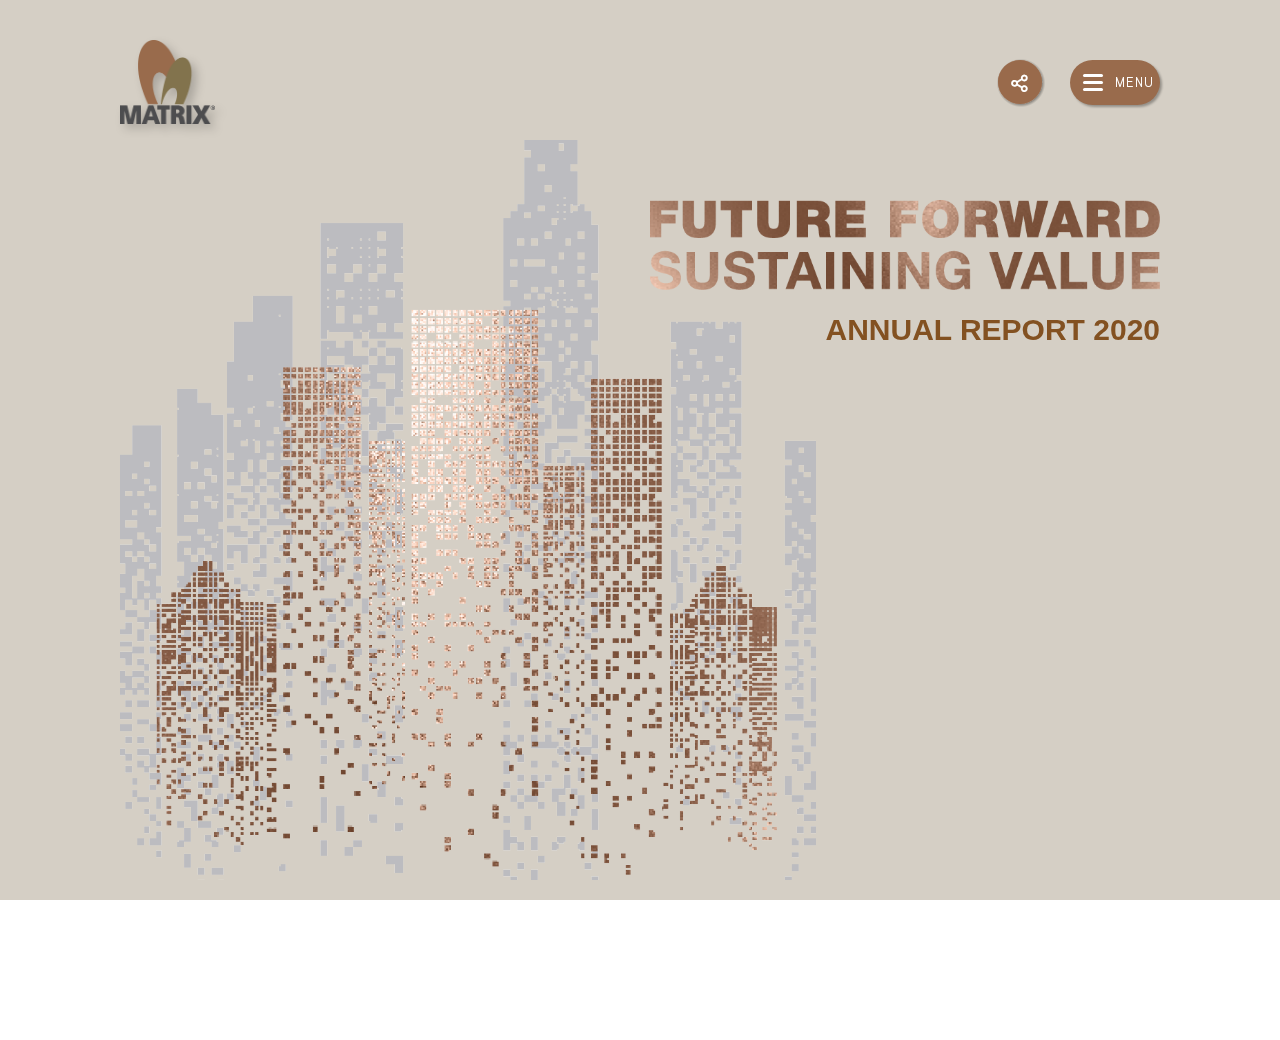
<file: index.html>
<!doctype html>
<html>
<head><meta http-equiv="Content-Type" content="text/html; charset=UTF-8" />
<meta http-equiv="Content-Type" content="text/html; charset=utf-8" />
<meta http-equiv="X-UA-Compatible" content="IE=11" />
<meta name="viewport" content="width=device-width,initial-scale=1.0">
<meta charset="UTF-8">
<title>MATRIX - ANNUAL REPORT 2020</title>
<link rel="icon" href="assets/favicon/favicon_icon.ico">
<link rel="stylesheet" href="assets/css/animate.min.css">
<link rel="stylesheet" href="assets/css/fonts.min.css">
<link rel="stylesheet" href="assets/framework/uikit/css/dotnav.min.css"/>
<link rel="stylesheet" href="assets/framework/uikit/css/uikit.min.css"/>
<link rel="stylesheet" type="text/css" href="assets/css/main.css" />
<style>
.Landing {
	z-index: 9;
}
</style>
<script src="https://ajax.googleapis.com/ajax/libs/jquery/3.4.1/jquery.min.js"></script>
<script type="text/javascript" src="assets/js/waypoints.min.js"></script>
<script type="text/javascript" src="assets/js/countup.min.js"></script>
</head>
<body class="home">
<div data-uk-sticky>
  <a href="./index.html" class="logo"><img src="assets/img/elements/logo.png" width="95px" height="auto"></a>
  <div class="share">
    <input type="checkbox" href="#" class="share-open" name="share-open" id="share-open"/>
    <label class="share-open-button" for="share-open"> <i class="icon-share"></i> </label>
    <a href="#" class="share-item"> 
      <img src="./assets/img/elements/Dribbble.png">
    </a> 
    <a href="#" class="share-item"> 
      <i class="icon-facebook"></i>
    </a>
  </div>
  <!-- filters -->
  <svg xmlns="http://www.w3.org/2000/svg" version="1.1">
    <defs>
      <filter id="shadowed-goo">
        <fegaussianblur in="SourceGraphic" result="blur" stdDeviation="10" />
        <fecolormatrix in="blur" mode="matrix" values="1 0 0 0 0  0 1 0 0 0  0 0 1 0 0  0 0 0 18 -7" result="goo" />
        <fegaussianblur in="goo" stdDeviation="3" result="shadow" />
        <fecolormatrix in="shadow" mode="matrix" values="0 0 0 0 0  0 0 0 0 0  0 0 0 0 0  0 0 0 1 -0.2" result="shadow" />
        <feoffset in="shadow" dx="1" dy="1" result="shadow" />
        <fecomposite in2="shadow" in="goo" result="goo" />
        <fecomposite in2="goo" in="SourceGraphic" result="mix" />
      </filter>
      <filter id="goo">
        <fegaussianblur in="SourceGraphic" result="blur" stdDeviation="10" />
        <fecolormatrix in="blur" mode="matrix" values="1 0 0 0 0  0 1 0 0 0  0 0 1 0 0  0 0 0 18 -7" result="goo" />
        <fecomposite in2="goo" in="SourceGraphic" result="mix" />
      </filter>
    </defs>
  </svg>
  <div class="menu">
    <label onclick="myFunction()" class="hamburger" id="hamburger2">
    <div class="bar-wrap">
      <div class="bar"></div>
      <div class="bar"></div>
      <div class="bar"></div>
    </div>
    <span class="disable-select">MENU</span>
    </label>
  </div>
  <div class="sidebar">
    <nav class="nav">
      <ul class="nav-items">
        <li class="menu-text close-1">
        	<a id="close-1" href="./index.html"><div class="m-blue"></div>HOME</a>
        </li>
        <li class="menu-text close-1">
			<a href="./company.html">
        <div class="m-blue">01</div>
        <div class="m-text">COMPANY VISION & MISSION</div>
			</a>
        </li>
        <li class="menu-text close-1">
			<a href="./business.html">
        <div class="m-blue">02</div>
        <div class="m-text">OUR BUSINESS</div>
			</a>
        </li>
        <li class="menu-text close-1">
			<a href="./statement.html">
        <div class="m-blue">03</div>
        <div class="m-text">CHAIRMAN'S STATEMENT</div>
			</a>
        </li>
        <li class="menu-text close-1">
			<a href="./management.html">
        <div class="m-blue">04</div>
        <div class="m-text">MANAGEMENT
          DISCUSSION AND ANALYSIS</div>
			</a>
        </li>
        <li class="menu-text close-1">
			<a href="./directors.html">
        <div class="m-blue">05</div>
        <div class="m-text">BOARD OF DIRECTORS</div>
			</a>
        </li>
        <li class="menu-text close-1">
			<a href="./thinking.html">
        <div class="m-blue">06</div>
        <div class="m-text">INTEGRATED THINKING</div>
			</a>
        </li>
        <li class="menu-text close-1">
			<a href="./sustainability.html">
        <div class="m-blue">07</div>
        <div class="m-text">SUSTAINABILITY</div>
			</a>
        </li>
        <li class="menu-text close-1">
			<a href="./downloads.html">
        <div class="m-blue">08</div>
        <div class="m-text">DOWNLOADS
          ANNUAL REPORT 2020</div>
			</a>
        </li>
        <hr class="uk-article-divider">
        <div class="icon-con">
          <a href="#" class="m-share-item"> 
            <i class="icon-facebook"></i>
          </a> 
          <a href="#" class="m-share-item" style="margin-left: 60px"> 
            <img src="./assets/img/elements/Dribbble_2.png">
          </a>
        </div>
      </ul>
    </nav>
  </div>
</div>
<div class="progressCounter"></div>
<div class="mask"></div>
<section class="section-classname home" id="home" data-section-name="home">
  <div class="section-main">
    <div class="background">
    </div>
    <div class="title">
      <div class="text-header disable-select">
        <img src="./assets/img/elements/Matrix-1-Image-1.png" draggable="false">
      </div>
      <h2 class="text-sub-header disable-select">ANNUAL REPORT 2020</h2>
    </div>
  </div>
</section>
<div id="h-table" class="uk-modal">
  <div class="uk-modal-dialog  uk-modal-dialog-blank"> <a href="#" class="uk-modal-close uk-close"></a> <img src="assets/img/how-maxis-creates/value.svg" style="margin: auto; width: 100%;"> </div>
</div>
<div id="m-table" class="uk-modal">
  <div class="uk-modal-dialog  uk-modal-dialog-blank"> <a href="#" class="uk-modal-close uk-close"></a> 
  	<img class="uk-hidden-small" src="assets/img/material/material-matter.svg" >
  	<img class="uk-hidden-large uk-hidden-medium" src="assets/img/material/material-matter-small.svg" >
  </div>
</div>
<script type="text/javascript" src="assets/js/index.min.js"></script>
<script type="text/javascript" src="assets/js/jquery.progressscroll.min.js"></script>
<script type="text/javascript" src="assets/framework/uikit/js/uikit.min.js"></script>
<script type="text/javascript" src="assets/framework/uikit/js/slideset.min.js"></script>
<script type="text/javascript" src="assets/framework/uikit/js/accordion.min.js"></script>
<script type="text/javascript" src="assets/framework/uikit/js/lightbox.min.js"></script>
<script type="text/javascript" src="assets/js/countup.min.js"></script>
<script type="text/javascript" src="./assets/js/slick.js"></script>
<script>
    $(".progressCounter").progressScroll();
	$('.button-1').hover(function () {
  $(this).parent().toggleClass('expand');     
});
</script>
<script>
	function myFunction() {
	   var element = document.getElementById("hamburger2");
	   element.classList.toggle("toggle");
		var element = document.getElementById("close-1");
	   element.classList.toggle("close");
	}
</script>
<script>
$('.hamburger').click(function(){
    $('body').toggleClass('no-scroll');
});
</script>
<script>
	$(".menu-text").click(function(){
 $("body").removeClass("show-sidebar no-scroll");
		$(".hamburger").removeClass("toggle");
});
</script>
</html>
</file>
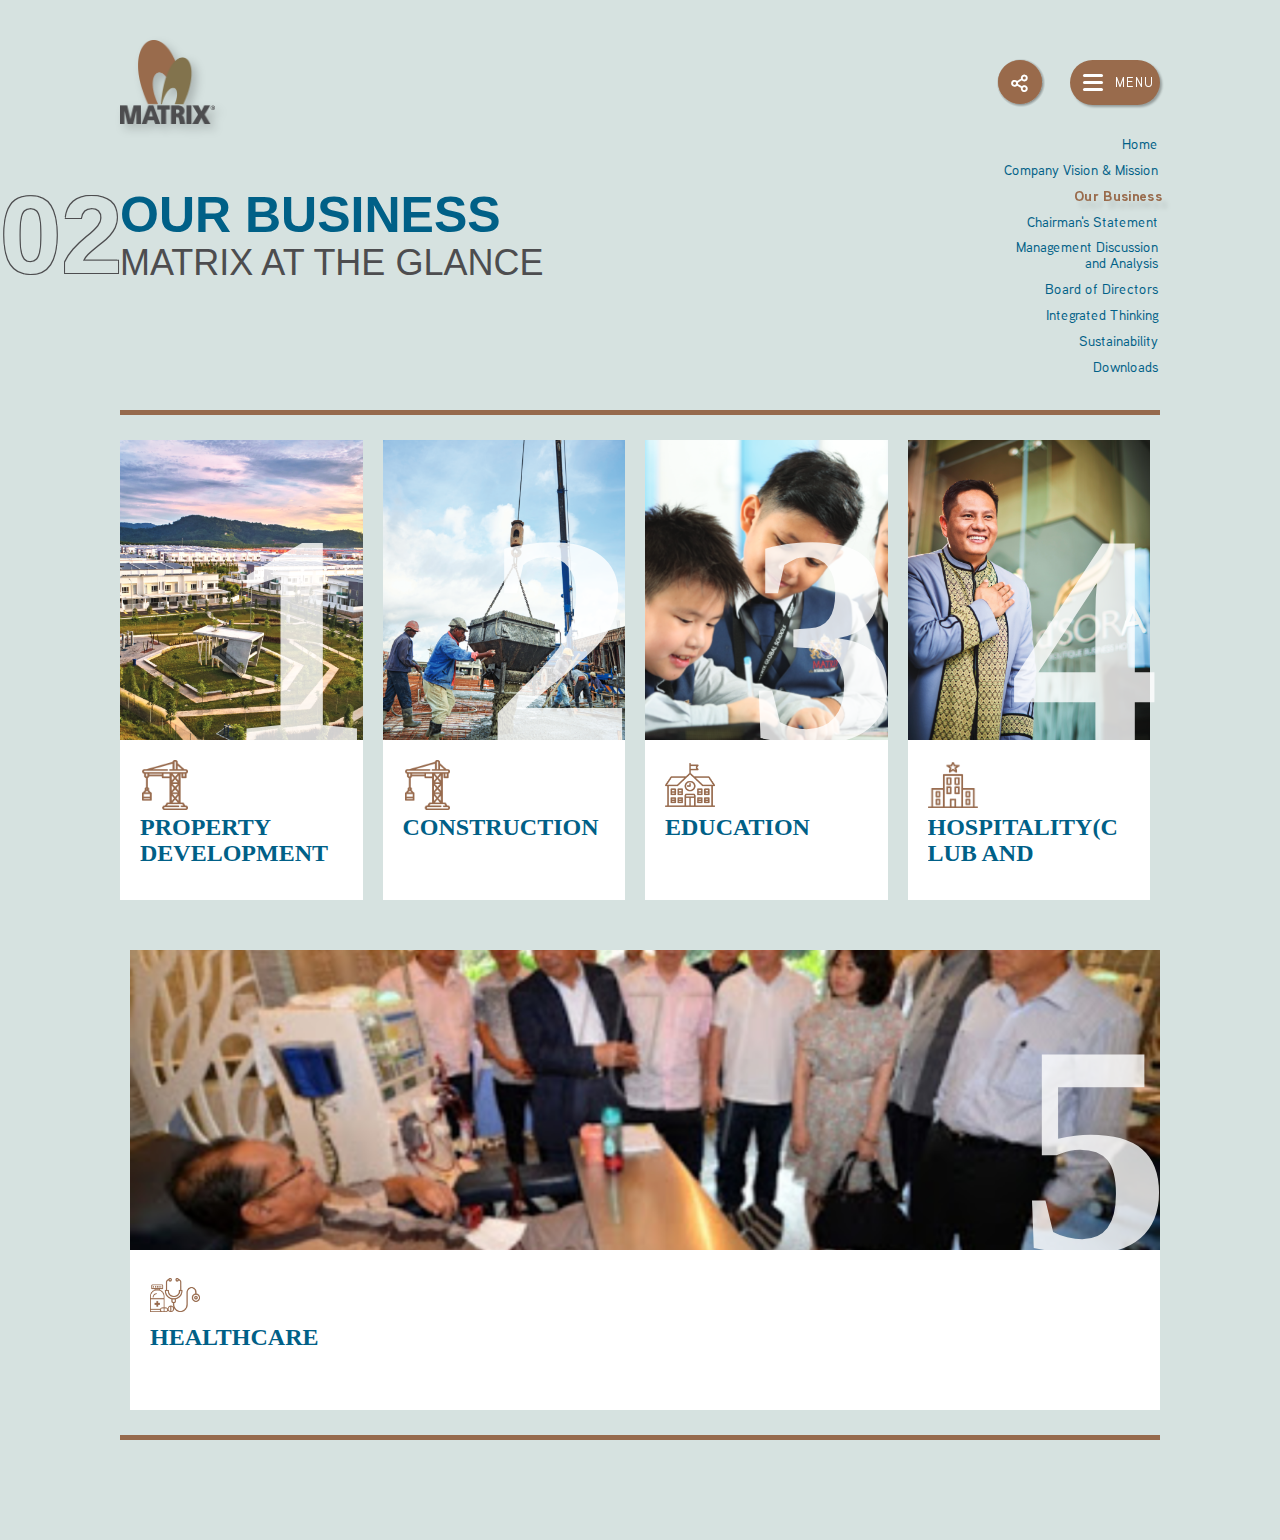
<file: business.html>
<!doctype html>
<html class="business">
<head><meta http-equiv="Content-Type" content="text/html; charset=UTF-8" />
<meta http-equiv="Content-Type" content="text/html; charset=utf-8" />
<meta http-equiv="X-UA-Compatible" content="IE=11" />
<meta name="viewport" content="width=device-width,initial-scale=1.0">
<meta charset="UTF-8">
<title>MATRIX - OUR BUSINESS</title>
<link rel="icon" href="assets/favicon/favicon_icon.ico">
<link rel="stylesheet" href="assets/css/animate.min.css">
<link rel="stylesheet" href="assets/css/fonts.min.css">
<link rel="stylesheet" href="assets/framework/uikit/css/dotnav.min.css"/>
<link rel="stylesheet" href="assets/framework/uikit/css/uikit.min.css"/>
<link rel="stylesheet" type="text/css" href="assets/css/main.css" />
<style>
.Landing {
	z-index: 9;
}
</style>
<script src="https://ajax.googleapis.com/ajax/libs/jquery/3.4.1/jquery.min.js"></script>
<script type="text/javascript" src="assets/js/waypoints.min.js"></script>
<script type="text/javascript" src="assets/js/countup.min.js"></script>
</head>
<body class="business">
<div class="sticky-background scrolled"></div>
<div data-uk-sticky>
  <a href="./index.html" class="logo"><img src="assets/img/elements/logo.png" width="95px" height="auto"></a>
  <div class="share">
    <input type="checkbox" href="#" class="share-open" name="share-open" id="share-open"/>
    <label class="share-open-button" for="share-open"> <i class="icon-share"></i> </label>
    <a href="#" class="share-item"> 
      <img src="./assets/img/elements/Dribbble.png">
    </a> 
    <a href="#" class="share-item"> 
      <i class="icon-facebook"></i>
    </a>
  </div>
  <!-- filters -->
  <svg xmlns="http://www.w3.org/2000/svg" version="1.1">
    <defs>
      <filter id="shadowed-goo">
        <fegaussianblur in="SourceGraphic" result="blur" stdDeviation="10" />
        <fecolormatrix in="blur" mode="matrix" values="1 0 0 0 0  0 1 0 0 0  0 0 1 0 0  0 0 0 18 -7" result="goo" />
        <fegaussianblur in="goo" stdDeviation="3" result="shadow" />
        <fecolormatrix in="shadow" mode="matrix" values="0 0 0 0 0  0 0 0 0 0  0 0 0 0 0  0 0 0 1 -0.2" result="shadow" />
        <feoffset in="shadow" dx="1" dy="1" result="shadow" />
        <fecomposite in2="shadow" in="goo" result="goo" />
        <fecomposite in2="goo" in="SourceGraphic" result="mix" />
      </filter>
      <filter id="goo">
        <fegaussianblur in="SourceGraphic" result="blur" stdDeviation="10" />
        <fecolormatrix in="blur" mode="matrix" values="1 0 0 0 0  0 1 0 0 0  0 0 1 0 0  0 0 0 18 -7" result="goo" />
        <fecomposite in2="goo" in="SourceGraphic" result="mix" />
      </filter>
    </defs>
  </svg>
  <div class="menu">
    <label onclick="myFunction()" class="hamburger" id="hamburger2">
    <div class="bar-wrap">
      <div class="bar"></div>
      <div class="bar"></div>
      <div class="bar"></div>
    </div>
    <span class="disable-select">MENU</span>
    </label>
  </div>
  <div class="sidebar">
    <nav class="nav">
      <ul class="nav-items">
        <li class="menu-text close-1">
        	<a id="close-1" href="./index.html"><div class="m-blue"></div>HOME</a>
        </li>
        <li class="menu-text close-1">
			<a href="./company.html">
        <div class="m-blue">01</div>
        <div class="m-text">COMPANY VISION & MISSION</div>
			</a>
        </li>
        <li class="menu-text close-1">
			<a href="./business.html">
        <div class="m-blue">02</div>
        <div class="m-text">OUR BUSINESS</div>
			</a>
        </li>
        <li class="menu-text close-1">
			<a href="./statement.html">
        <div class="m-blue">03</div>
        <div class="m-text">CHAIRMAN'S STATEMENT</div>
			</a>
        </li>
        <li class="menu-text close-1">
			<a href="./management.html">
        <div class="m-blue">04</div>
        <div class="m-text">MANAGEMENT
          DISCUSSION AND ANALYSIS</div>
			</a>
        </li>
        <li class="menu-text close-1">
			<a href="./directors.html">
        <div class="m-blue">05</div>
        <div class="m-text">BOARD OF DIRECTORS</div>
			</a>
        </li>
        <li class="menu-text close-1">
			<a href="./thinking.html">
        <div class="m-blue">06</div>
        <div class="m-text">INTEGRATED THINKING</div>
			</a>
        </li>
        <li class="menu-text close-1">
			<a href="./sustainability.html">
        <div class="m-blue">07</div>
        <div class="m-text">SUSTAINABILITY</div>
			</a>
        </li>
        <li class="menu-text close-1">
			<a href="./downloads.html">
        <div class="m-blue">08</div>
        <div class="m-text">DOWNLOADS
          ANNUAL REPORT 2020</div>
			</a>
        </li>
        <hr class="uk-article-divider">
        <div class="icon-con">
          <a href="#" class="m-share-item"> 
            <i class="icon-facebook"></i>
          </a> 
          <a href="#" class="m-share-item" style="margin-left: 60px"> 
            <img src="./assets/img/elements/Dribbble_2.png">
          </a>
        </div>
      </ul>
    </nav>
  </div>
</div>
<div class="trans"></div>
<ul class="pagination">
  <li class="home"><a href="./index.html">Home</a></li>
  <li class="company"><a href="./company.html">Company Vision & Mission</a></li>
  <li class="business uk-active"><a href="./business.html">Our Business</a></li>
  <li class="statement"><a href="./statement.html">Chairman's Statement</a></li>
  <li class="management"><a href="./management.html">Management Discussion and Analysis</a></li>
  <li class="directors"><a href="./directors.html">Board of Directors</a></li>
  <li class="thinking"><a href="./thinking.html">Integrated Thinking</a></li>
  <li class="sustainability"><a href="./sustainability.html">Sustainability</a></li>
  <li class="downloads"><a href="./downloads.html">Downloads</a></li>
</ul>
<div class="progressCounter"></div>
<div class="mask"></div>
<section class="section-classname home" data-section-name="home">
  <div class="section-main disable-select">
    <div class="title">
      <h1 class="text-number">02</h1>
      <div class="div-header">
        <h2 class="text-header">OUR BUSINESS</h2>
        <h3 class="text-sub-header">MATRIX AT THE GLANCE</h3>
      </div>
    </div>
    <div class="business-content">
      <div class="item">
        <a href="./business/property-development.html">
          <div class="image image-1">
            <div class="number">1</div>
          </div>
          <div class="attribute">
            <img src="./assets/img/elements/Attribute-1.png">
            <div class="text">PROPERTY DEVELOPMENT</div>
          </div>
        </a>
      </div>
      <div class="item">
        <a href="./business/construction.html">
          <div class="image image-2">
            <div class="number">2</div>
          </div>
          <div class="attribute">
            <img src="./assets/img/elements/Attribute-1.png">
            <div class="text">CONSTRUCTION</div>
          </div>
        </a>
      </div>
      <div class="item">
        <a href="./business/education.html">
          <div class="image image-3">
            <div class="number">3</div>
          </div>
          <div class="attribute">
            <img src="./assets/img/elements/Attribute-3.png">
            <div class="text">EDUCATION</div>
          </div>
        </a>
      </div>
      <div class="item">
        <a href="./business/hospitality.html">
          <div class="image image-4">
            <div class="number">4</div>
          </div>
          <div class="attribute">
            <img src="./assets/img/elements/Attribute-4.png">
            <div class="text">HOSPITALITY(CLUB AND HOTEL)</div>
          </div>
        </a>
      </div>
      <div class="item">
        <a href="./business/healthcare.html">
          <div class="image image-5">
            <div class="number">5</div>
          </div>
          <div class="attribute">
            <img src="./assets/img/elements/Attribute-5.png">
            <div class="text">HEALTHCARE</div>
          </div>
        </a>
      </div>
    </div>
  </div>
</section>
<div id="h-table" class="uk-modal">
  <div class="uk-modal-dialog  uk-modal-dialog-blank"> <a href="#" class="uk-modal-close uk-close"></a> <img src="assets/img/how-maxis-creates/value.svg" style="margin: auto; width: 100%;"> </div>
</div>
<div id="m-table" class="uk-modal">
  <div class="uk-modal-dialog  uk-modal-dialog-blank"> <a href="#" class="uk-modal-close uk-close"></a> 
  	<img class="uk-hidden-small" src="assets/img/material/material-matter.svg" >
  	<img class="uk-hidden-large uk-hidden-medium" src="assets/img/material/material-matter-small.svg" >
  </div>
</div>
<script type="text/javascript" src="assets/js/index.min.js"></script>
<script type="text/javascript" src="assets/js/jquery.progressscroll.min.js"></script>
<script type="text/javascript" src="assets/framework/uikit/js/uikit.min.js"></script>
<script type="text/javascript" src="assets/framework/uikit/js/slideset.min.js"></script>
<script type="text/javascript" src="assets/framework/uikit/js/accordion.min.js"></script>
<script type="text/javascript" src="assets/framework/uikit/js/lightbox.min.js"></script>
<script type="text/javascript" src="assets/js/countup.min.js"></script>
<script type="text/javascript" src="./assets/js/slick.js"></script>
<script>
    $(".progressCounter").progressScroll();
	$('.button-1').hover(function () {
  $(this).parent().toggleClass('expand');     
});
</script>
<script>
	function myFunction() {
	   var element = document.getElementById("hamburger2");
	   element.classList.toggle("toggle");
		var element = document.getElementById("close-1");
	   element.classList.toggle("close");
	}
</script>
<script>
$('.hamburger').click(function(){
    $('body').toggleClass('no-scroll');
});
</script>
<script>
	$(".menu-text").click(function(){
 $("body").removeClass("show-sidebar no-scroll");
		$(".hamburger").removeClass("toggle");
});
</script>
<script>
  $(document).ready(function() {
    var $nav = $(".sticky-background");
    $nav.toggleClass('scrolled', $(this).scrollTop() > 0);
  });
  $(function() {
    $(document).scroll(function () {
      var $nav = $(".sticky-background");
      $nav.toggleClass('scrolled', $(this).scrollTop() > 0);
    });
  });
</script>
</body>
</html>
</file>
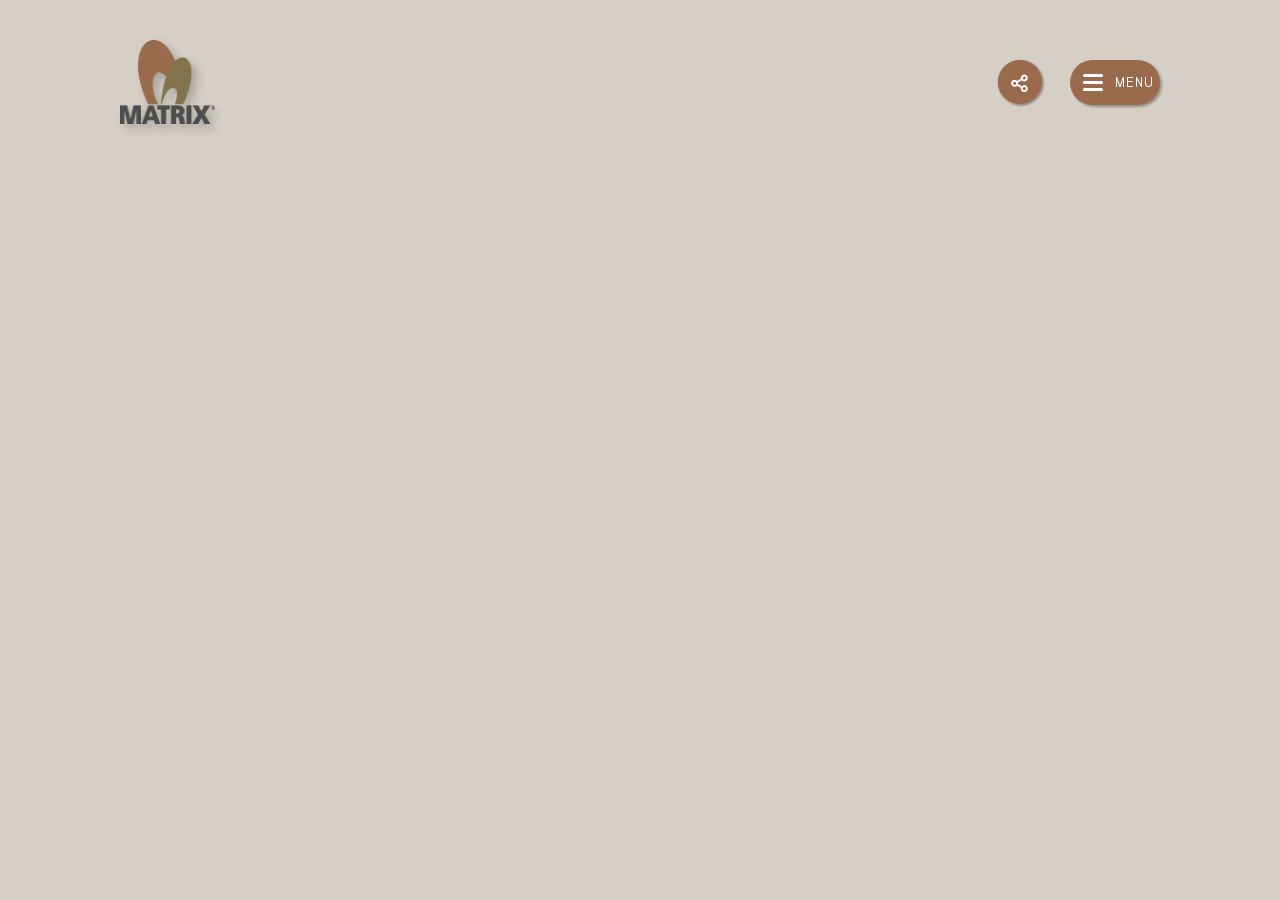
<file: company.html>
<!doctype html>
<html>
<head><meta http-equiv="Content-Type" content="text/html; charset=UTF-8" />
<meta http-equiv="Content-Type" content="text/html; charset=utf-8" />
<meta http-equiv="X-UA-Compatible" content="IE=11" />
<meta name="viewport" content="width=device-width,initial-scale=1.0">
<meta charset="UTF-8">
<title>MATRIX - COMPANY VISION & MISSION</title>
<link rel="icon" href="assets/favicon/favicon_icon.ico">
<link rel="stylesheet" href="assets/css/animate.min.css">
<link rel="stylesheet" href="assets/css/fonts.min.css">
<link rel="stylesheet" href="assets/framework/uikit/css/dotnav.min.css"/>
<link rel="stylesheet" href="assets/framework/uikit/css/uikit.min.css"/>
<link rel="stylesheet" type="text/css" href="assets/css/main.css" />
<style>
.Landing {
	z-index: 9;
}
</style>
<script src="https://ajax.googleapis.com/ajax/libs/jquery/3.4.1/jquery.min.js"></script>
<script type="text/javascript" src="assets/js/waypoints.min.js"></script>
<script type="text/javascript" src="assets/js/countup.min.js"></script>
</head>
<body class="company">
<div data-uk-sticky>
  <a href="./index.html" class="logo"><img src="assets/img/elements/logo.png" width="95px" height="auto"></a>
  <div class="share">
    <input type="checkbox" href="#" class="share-open" name="share-open" id="share-open"/>
    <label class="share-open-button" for="share-open"> <i class="icon-share"></i> </label>
    <a href="#" class="share-item"> 
      <img src="./assets/img/elements/Dribbble.png">
    </a> 
    <a href="#" class="share-item"> 
      <i class="icon-facebook"></i>
    </a>
  </div>
  <!-- filters -->
  <svg xmlns="http://www.w3.org/2000/svg" version="1.1">
    <defs>
      <filter id="shadowed-goo">
        <fegaussianblur in="SourceGraphic" result="blur" stdDeviation="10" />
        <fecolormatrix in="blur" mode="matrix" values="1 0 0 0 0  0 1 0 0 0  0 0 1 0 0  0 0 0 18 -7" result="goo" />
        <fegaussianblur in="goo" stdDeviation="3" result="shadow" />
        <fecolormatrix in="shadow" mode="matrix" values="0 0 0 0 0  0 0 0 0 0  0 0 0 0 0  0 0 0 1 -0.2" result="shadow" />
        <feoffset in="shadow" dx="1" dy="1" result="shadow" />
        <fecomposite in2="shadow" in="goo" result="goo" />
        <fecomposite in2="goo" in="SourceGraphic" result="mix" />
      </filter>
      <filter id="goo">
        <fegaussianblur in="SourceGraphic" result="blur" stdDeviation="10" />
        <fecolormatrix in="blur" mode="matrix" values="1 0 0 0 0  0 1 0 0 0  0 0 1 0 0  0 0 0 18 -7" result="goo" />
        <fecomposite in2="goo" in="SourceGraphic" result="mix" />
      </filter>
    </defs>
  </svg>
  <div class="menu">
    <label onclick="myFunction()" class="hamburger" id="hamburger2">
    <div class="bar-wrap">
      <div class="bar"></div>
      <div class="bar"></div>
      <div class="bar"></div>
    </div>
    <span class="disable-select">MENU</span>
    </label>
  </div>
  <div class="sidebar">
    <nav class="nav">
      <ul class="nav-items">
        <li class="menu-text close-1">
        	<a id="close-1" href="./index.html"><div class="m-blue"></div>HOME</a>
        </li>
        <li class="menu-text close-1">
			<a href="./company.html">
        <div class="m-blue">01</div>
        <div class="m-text">COMPANY VISION & MISSION</div>
			</a>
        </li>
        <li class="menu-text close-1">
			<a href="./business.html">
        <div class="m-blue">02</div>
        <div class="m-text">OUR BUSINESS</div>
			</a>
        </li>
        <li class="menu-text close-1">
			<a href="./statement.html">
        <div class="m-blue">03</div>
        <div class="m-text">CHAIRMAN'S STATEMENT</div>
			</a>
        </li>
        <li class="menu-text close-1">
			<a href="./management.html">
        <div class="m-blue">04</div>
        <div class="m-text">MANAGEMENT
          DISCUSSION AND ANALYSIS</div>
			</a>
        </li>
        <li class="menu-text close-1">
			<a href="./directors.html">
        <div class="m-blue">05</div>
        <div class="m-text">BOARD OF DIRECTORS</div>
			</a>
        </li>
        <li class="menu-text close-1">
			<a href="./thinking.html">
        <div class="m-blue">06</div>
        <div class="m-text">INTEGRATED THINKING</div>
			</a>
        </li>
        <li class="menu-text close-1">
			<a href="./sustainability.html">
        <div class="m-blue">07</div>
        <div class="m-text">SUSTAINABILITY</div>
			</a>
        </li>
        <li class="menu-text close-1">
			<a href="./downloads.html">
        <div class="m-blue">08</div>
        <div class="m-text">DOWNLOADS
          ANNUAL REPORT 2020</div>
			</a>
        </li>
        <hr class="uk-article-divider">
        <div class="icon-con">
          <a href="#" class="m-share-item"> 
            <i class="icon-facebook"></i>
          </a> 
          <a href="#" class="m-share-item" style="margin-left: 60px"> 
            <img src="./assets/img/elements/Dribbble_2.png">
          </a>
        </div>
      </ul>
    </nav>
  </div>
</div>
<div class="progressCounter"></div>
<div class="mask"></div>
<section class="section-classname company" id="home" data-section-name="home">
  <div class="section-main" style="display: none;">
    <div class="title">
      <div class="text-header disable-select">
        <img src="./assets/img/elements/Matrix-2-Image-1.png" draggable="false">
      </div>
      <h2 class="text-sub-header disable-select">ANNUAL REPORT 2020</h2>
    </div>
    <div class="background"></div>
  </div>
</section>
<div id="h-table" class="uk-modal">
  <div class="uk-modal-dialog  uk-modal-dialog-blank"> <a href="#" class="uk-modal-close uk-close"></a> <img src="assets/img/how-maxis-creates/value.svg" style="margin: auto; width: 100%;"> </div>
</div>
<div id="m-table" class="uk-modal">
  <div class="uk-modal-dialog  uk-modal-dialog-blank"> <a href="#" class="uk-modal-close uk-close"></a> 
  	<img class="uk-hidden-small" src="assets/img/material/material-matter.svg" >
  	<img class="uk-hidden-large uk-hidden-medium" src="assets/img/material/material-matter-small.svg" >
  </div>
</div>
<script type="text/javascript" src="assets/js/index.min.js"></script>
<script type="text/javascript" src="assets/js/jquery.progressscroll.min.js"></script>
<script type="text/javascript" src="assets/framework/uikit/js/uikit.min.js"></script>
<script type="text/javascript" src="assets/framework/uikit/js/slideset.min.js"></script>
<script type="text/javascript" src="assets/framework/uikit/js/accordion.min.js"></script>
<script type="text/javascript" src="assets/framework/uikit/js/lightbox.min.js"></script>
<script type="text/javascript" src="assets/js/countup.min.js"></script>
<script type="text/javascript" src="./assets/js/slick.js"></script>
<script>
    $(".progressCounter").progressScroll();
	$('.button-1').hover(function () {
  $(this).parent().toggleClass('expand');     
});
</script>
<script>
	function myFunction() {
	   var element = document.getElementById("hamburger2");
	   element.classList.toggle("toggle");
		var element = document.getElementById("close-1");
	   element.classList.toggle("close");
	}
</script>
<script>
$('.hamburger').click(function(){
    $('body').toggleClass('no-scroll');
});
</script>
<script>
	$(".menu-text").click(function(){
 $("body").removeClass("show-sidebar no-scroll");
		$(".hamburger").removeClass("toggle");
});
</script>
</html>
</file>
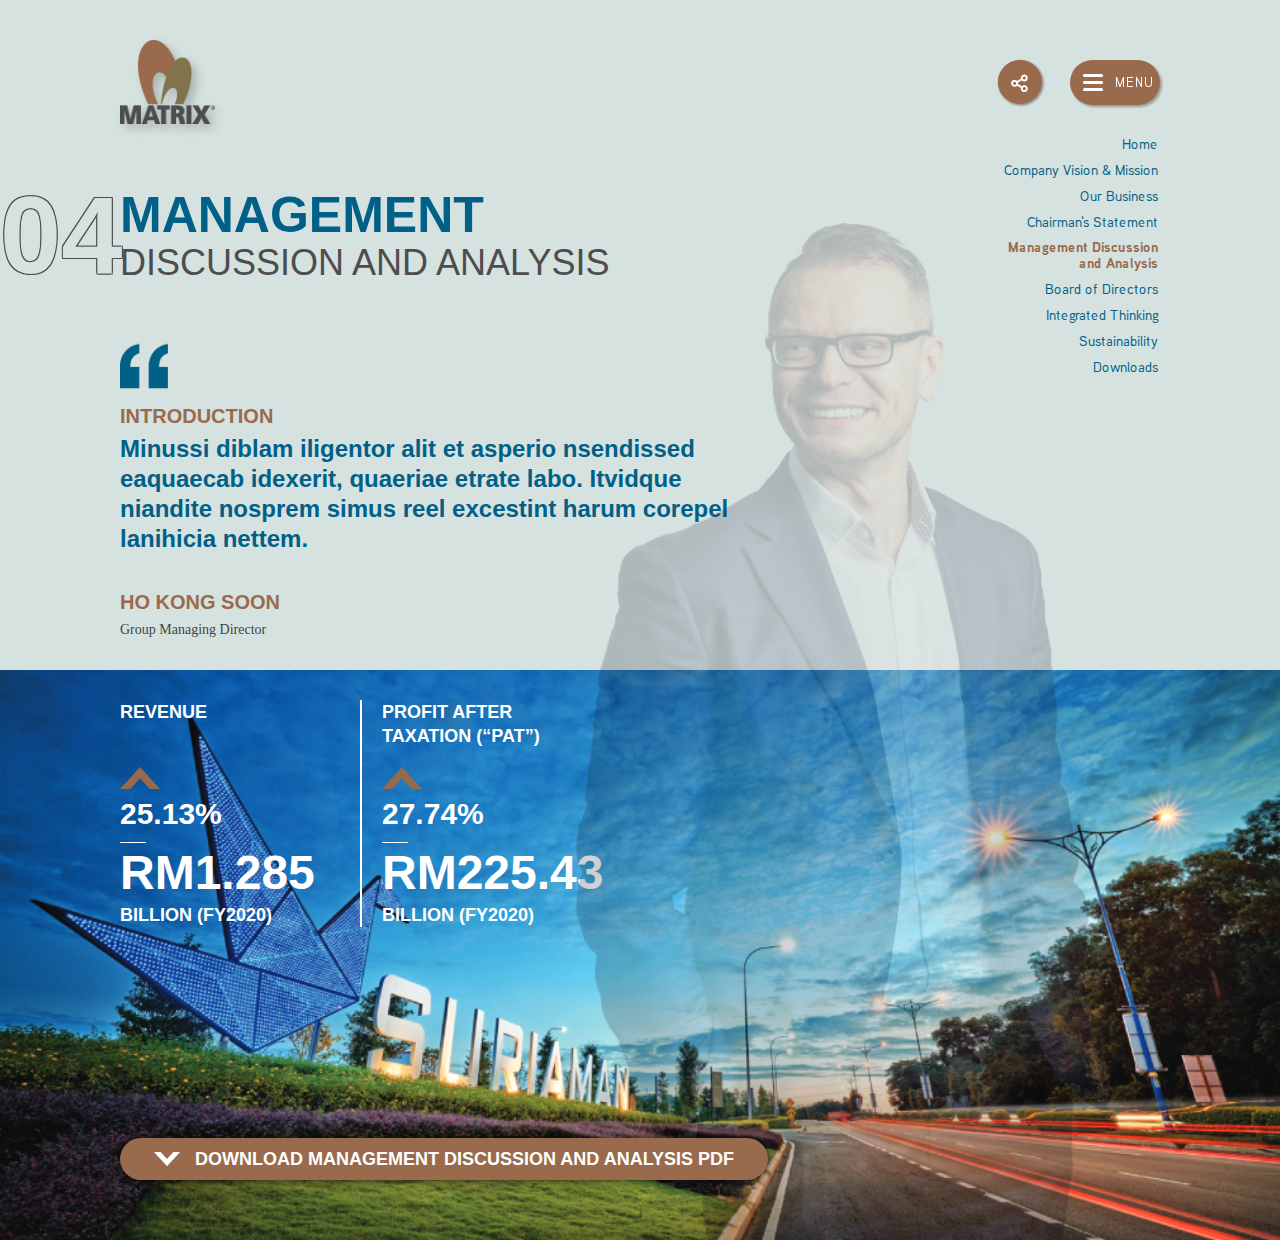
<file: management.html>
<!doctype html>
<html class="management">
<head><meta http-equiv="Content-Type" content="text/html; charset=UTF-8" />
<meta http-equiv="Content-Type" content="text/html; charset=utf-8" />
<meta http-equiv="X-UA-Compatible" content="IE=11" />
<meta name="viewport" content="width=device-width,initial-scale=1.0">
<meta charset="UTF-8">
<title>MATRIX - MANAGEMENT</title>
<link rel="icon" href="assets/favicon/favicon_icon.ico">
<link rel="stylesheet" href="assets/css/animate.min.css">
<link rel="stylesheet" href="assets/css/fonts.min.css">
<link rel="stylesheet" href="assets/framework/uikit/css/dotnav.min.css"/>
<link rel="stylesheet" href="assets/framework/uikit/css/uikit.min.css"/>
<link rel="stylesheet" type="text/css" href="assets/css/main.css" />
<style>
.Landing {
	z-index: 9;
}
</style>
<script src="https://ajax.googleapis.com/ajax/libs/jquery/3.4.1/jquery.min.js"></script>
<script type="text/javascript" src="assets/js/waypoints.min.js"></script>
<script type="text/javascript" src="assets/js/countup.min.js"></script>
</head>
<body class="management">
<div class="sticky-background"></div>
<div data-uk-sticky>
  <a href="./index.html" class="logo"><img src="assets/img/elements/logo.png" width="95px" height="auto"></a>
  <div class="share">
    <input type="checkbox" href="#" class="share-open" name="share-open" id="share-open"/>
    <label class="share-open-button" for="share-open"> <i class="icon-share"></i> </label>
    <a href="#" class="share-item"> 
      <img src="./assets/img/elements/Dribbble.png">
    </a> 
    <a href="#" class="share-item"> 
      <i class="icon-facebook"></i>
    </a>
  </div>
  <!-- filters -->
  <svg xmlns="http://www.w3.org/2000/svg" version="1.1">
    <defs>
      <filter id="shadowed-goo">
        <fegaussianblur in="SourceGraphic" result="blur" stdDeviation="10" />
        <fecolormatrix in="blur" mode="matrix" values="1 0 0 0 0  0 1 0 0 0  0 0 1 0 0  0 0 0 18 -7" result="goo" />
        <fegaussianblur in="goo" stdDeviation="3" result="shadow" />
        <fecolormatrix in="shadow" mode="matrix" values="0 0 0 0 0  0 0 0 0 0  0 0 0 0 0  0 0 0 1 -0.2" result="shadow" />
        <feoffset in="shadow" dx="1" dy="1" result="shadow" />
        <fecomposite in2="shadow" in="goo" result="goo" />
        <fecomposite in2="goo" in="SourceGraphic" result="mix" />
      </filter>
      <filter id="goo">
        <fegaussianblur in="SourceGraphic" result="blur" stdDeviation="10" />
        <fecolormatrix in="blur" mode="matrix" values="1 0 0 0 0  0 1 0 0 0  0 0 1 0 0  0 0 0 18 -7" result="goo" />
        <fecomposite in2="goo" in="SourceGraphic" result="mix" />
      </filter>
    </defs>
  </svg>
  <div class="menu">
    <label onclick="myFunction()" class="hamburger" id="hamburger2">
    <div class="bar-wrap">
      <div class="bar"></div>
      <div class="bar"></div>
      <div class="bar"></div>
    </div>
    <span class="disable-select">MENU</span>
    </label>
  </div>
  <div class="sidebar">
    <nav class="nav">
      <ul class="nav-items">
        <li class="menu-text close-1">
        	<a id="close-1" href="./index.html"><div class="m-blue"></div>HOME</a>
        </li>
        <li class="menu-text close-1">
			<a href="./company.html">
        <div class="m-blue">01</div>
        <div class="m-text">COMPANY VISION & MISSION</div>
			</a>
        </li>
        <li class="menu-text close-1">
			<a href="./business.html">
        <div class="m-blue">02</div>
        <div class="m-text">OUR BUSINESS</div>
			</a>
        </li>
        <li class="menu-text close-1">
			<a href="./statement.html">
        <div class="m-blue">03</div>
        <div class="m-text">CHAIRMAN'S STATEMENT</div>
			</a>
        </li>
        <li class="menu-text close-1">
			<a href="./management.html">
        <div class="m-blue">04</div>
        <div class="m-text">MANAGEMENT
          DISCUSSION AND ANALYSIS</div>
			</a>
        </li>
        <li class="menu-text close-1">
			<a href="./directors.html">
        <div class="m-blue">05</div>
        <div class="m-text">BOARD OF DIRECTORS</div>
			</a>
        </li>
        <li class="menu-text close-1">
			<a href="./thinking.html">
        <div class="m-blue">06</div>
        <div class="m-text">INTEGRATED THINKING</div>
			</a>
        </li>
        <li class="menu-text close-1">
			<a href="./sustainability.html">
        <div class="m-blue">07</div>
        <div class="m-text">SUSTAINABILITY</div>
			</a>
        </li>
        <li class="menu-text close-1">
			<a href="./downloads.html">
        <div class="m-blue">08</div>
        <div class="m-text">DOWNLOADS
          ANNUAL REPORT 2020</div>
			</a>
        </li>
        <hr class="uk-article-divider">
        <div class="icon-con">
          <a href="#" class="m-share-item"> 
            <i class="icon-facebook"></i>
          </a> 
          <a href="#" class="m-share-item" style="margin-left: 60px"> 
            <img src="./assets/img/elements/Dribbble_2.png">
          </a>
        </div>
      </ul>
    </nav>
  </div>
</div>
<div class="trans"></div>
<ul class="pagination">
  <li class="home"><a href="./index.html">Home</a></li>
  <li class="company"><a href="./company.html">Company Vision & Mission</a></li>
  <li class="business"><a href="./business.html">Our Business</a></li>
  <li class="statement"><a href="./statement.html">Chairman's Statement</a></li>
  <li class="management uk-active"><a href="./management.html">Management Discussion and Analysis</a></li>
  <li class="directors"><a href="./directors.html">Board of Directors</a></li>
  <li class="thinking"><a href="./thinking.html">Integrated Thinking</a></li>
  <li class="sustainability"><a href="./sustainability.html">Sustainability</a></li>
  <li class="downloads"><a href="./downloads.html">Downloads</a></li>
</ul>
<div class="progressCounter"></div>
<div class="mask"></div>
<section class="section-classname home" data-section-name="home">
  <div class="section-main disable-select">
    <div class="title">
      <h1 class="text-number">04</h1>
      <div class="div-header">
        <h2 class="text-header">MANAGEMENT</h2>
        <h3 class="text-sub-header">DISCUSSION AND ANALYSIS</h3>
      </div>
    </div>
    <div class="management-content">
    <div class="chairman">
      <div class="quotation"></div>
      <div class="sub-heading">INTRODUCTION</div>
      <div class="heading">Minussi diblam iligentor alit et asperio nsendissed
        eaquaecab idexerit, quaeriae etrate labo. Itvidque
        niandite nosprem simus reel excestint harum corepel
        lanihicia nettem.</div>
      <div class="sub-heading">HO KONG SOON</div>
      Group Managing Director
    </div>
    <div class="rev-and-profit">
      <div class="information">
        <div class="revenue">
          <div class="heading">REVENUE</div>
          <img src="./assets/img/elements/up-arrow.png">
          <div class="percentage">25.13%</div>
          <div class="spacer"></div>
          <div class="price">RM1.285</div>
          BILLION (FY2020)
        </div>
        <div class="profit">
          <div class="heading">PROFIT AFTER TAXATION (“PAT”)</div>
          <img src="./assets/img/elements/up-arrow.png">
          <div class="percentage">27.74%</div>
          <div class="spacer"></div>
          <div class="price">RM225.43</div>
          BILLION (FY2020)
        </div>
      </div>
      <div class="download-pdf">
        <img src="./assets/img/elements/down-arrow.png">
        DOWNLOAD MANAGEMENT DISCUSSION AND ANALYSIS PDF
      </div>
      <div class="chairman-image"></div>
    </div>
  </div>
</section>
<div id="h-table" class="uk-modal">
  <div class="uk-modal-dialog  uk-modal-dialog-blank"> <a href="#" class="uk-modal-close uk-close"></a> <img src="assets/img/how-maxis-creates/value.svg" style="margin: auto; width: 100%;"> </div>
</div>
<div id="m-table" class="uk-modal">
  <div class="uk-modal-dialog  uk-modal-dialog-blank"> <a href="#" class="uk-modal-close uk-close"></a> 
  	<img class="uk-hidden-small" src="assets/img/material/material-matter.svg" >
  	<img class="uk-hidden-large uk-hidden-medium" src="assets/img/material/material-matter-small.svg" >
  </div>
</div>
<script type="text/javascript" src="assets/js/index.min.js"></script>
<script type="text/javascript" src="assets/js/jquery.progressscroll.min.js"></script>
<script type="text/javascript" src="assets/framework/uikit/js/uikit.min.js"></script>
<script type="text/javascript" src="assets/framework/uikit/js/slideset.min.js"></script>
<script type="text/javascript" src="assets/framework/uikit/js/accordion.min.js"></script>
<script type="text/javascript" src="assets/framework/uikit/js/lightbox.min.js"></script>
<script type="text/javascript" src="assets/js/countup.min.js"></script>
<script type="text/javascript" src="./assets/js/slick.js"></script>
<script>
    $(".progressCounter").progressScroll();
	$('.button-1').hover(function () {
  $(this).parent().toggleClass('expand');     
});
</script>
<script>
	function myFunction() {
	   var element = document.getElementById("hamburger2");
	   element.classList.toggle("toggle");
		var element = document.getElementById("close-1");
	   element.classList.toggle("close");
	}
</script>
<script>
$('.hamburger').click(function(){
    $('body').toggleClass('no-scroll');
});
</script>
<script>
	$(".menu-text").click(function(){
 $("body").removeClass("show-sidebar no-scroll");
		$(".hamburger").removeClass("toggle");
});
</script>
<script>
  $(document).ready(function() {
    var $nav = $(".sticky-background");
    $nav.toggleClass('scrolled', $(this).scrollTop() > 0);
  });
  $(function() {
    $(document).scroll(function () {
      var $nav = $(".sticky-background");
      $nav.toggleClass('scrolled', $(this).scrollTop() > 0);
    });
  });
</script>
</html>
</file>
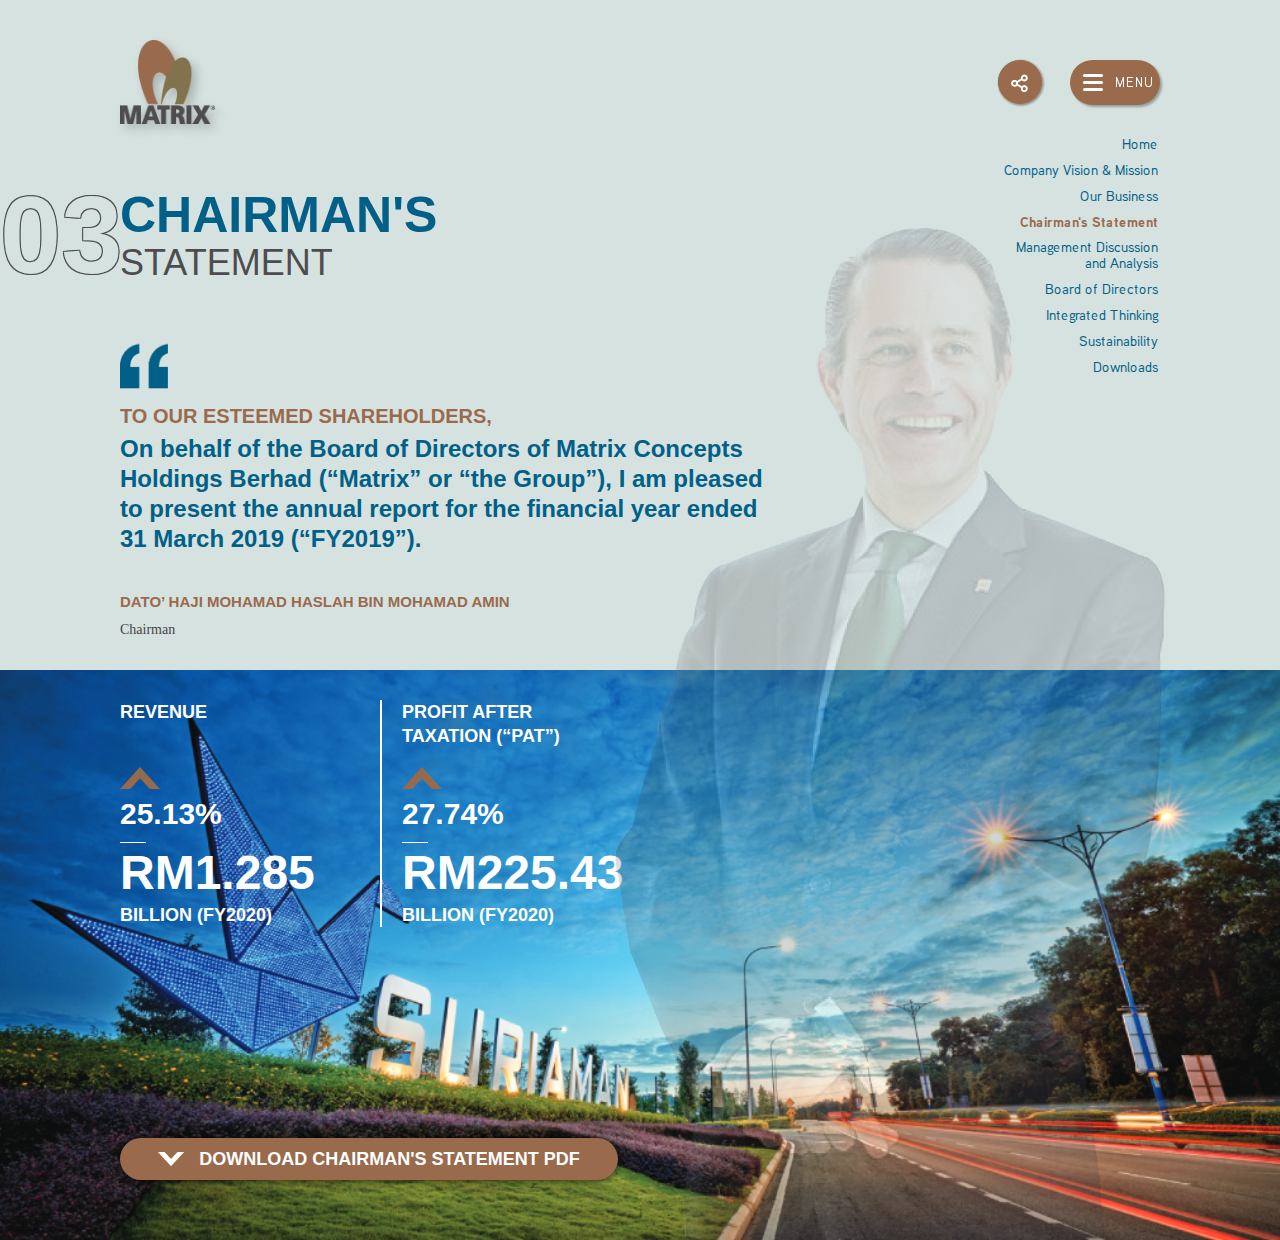
<file: statement.html>
<!doctype html>
<html class="statement">
<head><meta http-equiv="Content-Type" content="text/html; charset=UTF-8" />
<meta http-equiv="Content-Type" content="text/html; charset=utf-8" />
<meta http-equiv="X-UA-Compatible" content="IE=11" />
<meta name="viewport" content="width=device-width,initial-scale=1.0">
<meta charset="UTF-8">
<title>MATRIX - CHAIRMAN'S STATEMENT</title>
<link rel="icon" href="assets/favicon/favicon_icon.ico">
<link rel="stylesheet" href="assets/css/animate.min.css">
<link rel="stylesheet" href="assets/css/fonts.min.css">
<link rel="stylesheet" href="assets/framework/uikit/css/dotnav.min.css"/>
<link rel="stylesheet" href="assets/framework/uikit/css/uikit.min.css"/>
<link rel="stylesheet" type="text/css" href="assets/css/main.css" />
<style>
.Landing {
	z-index: 9;
}
</style>
<script src="https://ajax.googleapis.com/ajax/libs/jquery/3.4.1/jquery.min.js"></script>
<script type="text/javascript" src="assets/js/waypoints.min.js"></script>
<script type="text/javascript" src="assets/js/countup.min.js"></script>
</head>
<body class="statement">
<div class="sticky-background"></div>
<div data-uk-sticky>
  <a href="./index.html" class="logo"><img src="assets/img/elements/logo.png" width="95px" height="auto"></a>
  <div class="share">
    <input type="checkbox" href="#" class="share-open" name="share-open" id="share-open"/>
    <label class="share-open-button" for="share-open"> <i class="icon-share"></i> </label>
    <a href="#" class="share-item"> 
      <img src="./assets/img/elements/Dribbble.png">
    </a> 
    <a href="#" class="share-item"> 
      <i class="icon-facebook"></i>
    </a>
  </div>
  <!-- filters -->
  <svg xmlns="http://www.w3.org/2000/svg" version="1.1">
    <defs>
      <filter id="shadowed-goo">
        <fegaussianblur in="SourceGraphic" result="blur" stdDeviation="10" />
        <fecolormatrix in="blur" mode="matrix" values="1 0 0 0 0  0 1 0 0 0  0 0 1 0 0  0 0 0 18 -7" result="goo" />
        <fegaussianblur in="goo" stdDeviation="3" result="shadow" />
        <fecolormatrix in="shadow" mode="matrix" values="0 0 0 0 0  0 0 0 0 0  0 0 0 0 0  0 0 0 1 -0.2" result="shadow" />
        <feoffset in="shadow" dx="1" dy="1" result="shadow" />
        <fecomposite in2="shadow" in="goo" result="goo" />
        <fecomposite in2="goo" in="SourceGraphic" result="mix" />
      </filter>
      <filter id="goo">
        <fegaussianblur in="SourceGraphic" result="blur" stdDeviation="10" />
        <fecolormatrix in="blur" mode="matrix" values="1 0 0 0 0  0 1 0 0 0  0 0 1 0 0  0 0 0 18 -7" result="goo" />
        <fecomposite in2="goo" in="SourceGraphic" result="mix" />
      </filter>
    </defs>
  </svg>
  <div class="menu">
    <label onclick="myFunction()" class="hamburger" id="hamburger2">
    <div class="bar-wrap">
      <div class="bar"></div>
      <div class="bar"></div>
      <div class="bar"></div>
    </div>
    <span class="disable-select">MENU</span>
    </label>
  </div>
  <div class="sidebar">
    <nav class="nav">
      <ul class="nav-items">
        <li class="menu-text close-1">
        	<a id="close-1" href="./index.html"><div class="m-blue"></div>HOME</a>
        </li>
        <li class="menu-text close-1">
			<a href="./company.html">
        <div class="m-blue">01</div>
        <div class="m-text">COMPANY VISION & MISSION</div>
			</a>
        </li>
        <li class="menu-text close-1">
			<a href="./business.html">
        <div class="m-blue">02</div>
        <div class="m-text">OUR BUSINESS</div>
			</a>
        </li>
        <li class="menu-text close-1">
			<a href="./statement.html">
        <div class="m-blue">03</div>
        <div class="m-text">CHAIRMAN'S STATEMENT</div>
			</a>
        </li>
        <li class="menu-text close-1">
			<a href="./management.html">
        <div class="m-blue">04</div>
        <div class="m-text">MANAGEMENT
          DISCUSSION AND ANALYSIS</div>
			</a>
        </li>
        <li class="menu-text close-1">
			<a href="./directors.html">
        <div class="m-blue">05</div>
        <div class="m-text">BOARD OF DIRECTORS</div>
			</a>
        </li>
        <li class="menu-text close-1">
			<a href="./thinking.html">
        <div class="m-blue">06</div>
        <div class="m-text">INTEGRATED THINKING</div>
			</a>
        </li>
        <li class="menu-text close-1">
			<a href="./sustainability.html">
        <div class="m-blue">07</div>
        <div class="m-text">SUSTAINABILITY</div>
			</a>
        </li>
        <li class="menu-text close-1">
			<a href="./downloads.html">
        <div class="m-blue">08</div>
        <div class="m-text">DOWNLOADS
          ANNUAL REPORT 2020</div>
			</a>
        </li>
        <hr class="uk-article-divider">
        <div class="icon-con">
          <a href="#" class="m-share-item"> 
            <i class="icon-facebook"></i>
          </a> 
          <a href="#" class="m-share-item" style="margin-left: 60px"> 
            <img src="./assets/img/elements/Dribbble_2.png">
          </a>
        </div>
      </ul>
    </nav>
  </div>
</div>
<div class="trans"></div>
<ul class="pagination">
  <li class="home"><a href="./index.html">Home</a></li>
  <li class="company"><a href="./company.html">Company Vision & Mission</a></li>
  <li class="business"><a href="./business.html">Our Business</a></li>
  <li class="statement uk-active"><a href="./statement.html">Chairman's Statement</a></li>
  <li class="management"><a href="./management.html">Management Discussion and Analysis</a></li>
  <li class="directors"><a href="./directors.html">Board of Directors</a></li>
  <li class="thinking"><a href="./thinking.html">Integrated Thinking</a></li>
  <li class="sustainability"><a href="./sustainability.html">Sustainability</a></li>
  <li class="downloads"><a href="./downloads.html">Downloads</a></li>
</ul>
<div class="progressCounter"></div>
<div class="mask"></div>
<section class="section-classname home" data-section-name="home">
  <div class="section-main disable-select">
    <div class="title">
      <h1 class="text-number">03</h1>
      <div class="div-header">
        <h2 class="text-header">CHAIRMAN'S</h2>
        <h3 class="text-sub-header">STATEMENT</h3>
      </div>
    </div>
    <div class="statement-content">
    <div class="chairman">
      <div class="quotation"></div>
      <div class="sub-heading">TO OUR ESTEEMED SHAREHOLDERS,</div>
      <div class="heading">On behalf of the Board of Directors of Matrix Concepts
        Holdings Berhad (“Matrix” or “the Group”), I am pleased
        to present the annual report for the financial year ended
        31 March 2019 (“FY2019”).</div>
      <div class="sub-heading small">DATO’ HAJI MOHAMAD HASLAH BIN MOHAMAD AMIN</div>
      Chairman
    </div>
    <div class="rev-and-profit">
      <div class="information">
        <div class="revenue">
          <div class="heading">REVENUE</div>
          <img src="./assets/img/elements/up-arrow.png">
          <div class="percentage">25.13%</div>
          <div class="spacer"></div>
          <div class="price">RM1.285</div>
          BILLION (FY2020)
        </div>
        <div class="profit">
          <div class="heading">PROFIT AFTER TAXATION (“PAT”)</div>
          <img src="./assets/img/elements/up-arrow.png">
          <div class="percentage">27.74%</div>
          <div class="spacer"></div>
          <div class="price">RM225.43</div>
          BILLION (FY2020)
        </div>
      </div>
      <div class="download-pdf">
        <img src="./assets/img/elements/down-arrow.png">
        DOWNLOAD CHAIRMAN'S STATEMENT PDF
      </div>
      <div class="chairman-image"></div>
    </div>
  </div>
</section>
<div id="h-table" class="uk-modal">
  <div class="uk-modal-dialog  uk-modal-dialog-blank"> <a href="#" class="uk-modal-close uk-close"></a> <img src="assets/img/how-maxis-creates/value.svg" style="margin: auto; width: 100%;"> </div>
</div>
<div id="m-table" class="uk-modal">
  <div class="uk-modal-dialog  uk-modal-dialog-blank"> <a href="#" class="uk-modal-close uk-close"></a> 
  	<img class="uk-hidden-small" src="assets/img/material/material-matter.svg" >
  	<img class="uk-hidden-large uk-hidden-medium" src="assets/img/material/material-matter-small.svg" >
  </div>
</div>
<script type="text/javascript" src="assets/js/index.min.js"></script>
<script type="text/javascript" src="assets/js/jquery.progressscroll.min.js"></script>
<script type="text/javascript" src="assets/framework/uikit/js/uikit.min.js"></script>
<script type="text/javascript" src="assets/framework/uikit/js/slideset.min.js"></script>
<script type="text/javascript" src="assets/framework/uikit/js/accordion.min.js"></script>
<script type="text/javascript" src="assets/framework/uikit/js/lightbox.min.js"></script>
<script type="text/javascript" src="assets/js/countup.min.js"></script>
<script type="text/javascript" src="./assets/js/slick.js"></script>
<script>
    $(".progressCounter").progressScroll();
	$('.button-1').hover(function () {
  $(this).parent().toggleClass('expand');     
});
</script>
<script>
	function myFunction() {
	   var element = document.getElementById("hamburger2");
	   element.classList.toggle("toggle");
		var element = document.getElementById("close-1");
	   element.classList.toggle("close");
	}
</script>
<script>
$('.hamburger').click(function(){
    $('body').toggleClass('no-scroll');
});
</script>
<script>
	$(".menu-text").click(function(){
 $("body").removeClass("show-sidebar no-scroll");
		$(".hamburger").removeClass("toggle");
});
</script>
<script>
  $(document).ready(function() {
    var $nav = $(".sticky-background");
    $nav.toggleClass('scrolled', $(this).scrollTop() > 0);
  });
  $(function() {
    $(document).scroll(function () {
      var $nav = $(".sticky-background");
      $nav.toggleClass('scrolled', $(this).scrollTop() > 0);
    });
  });
</script>
</html>
</file>
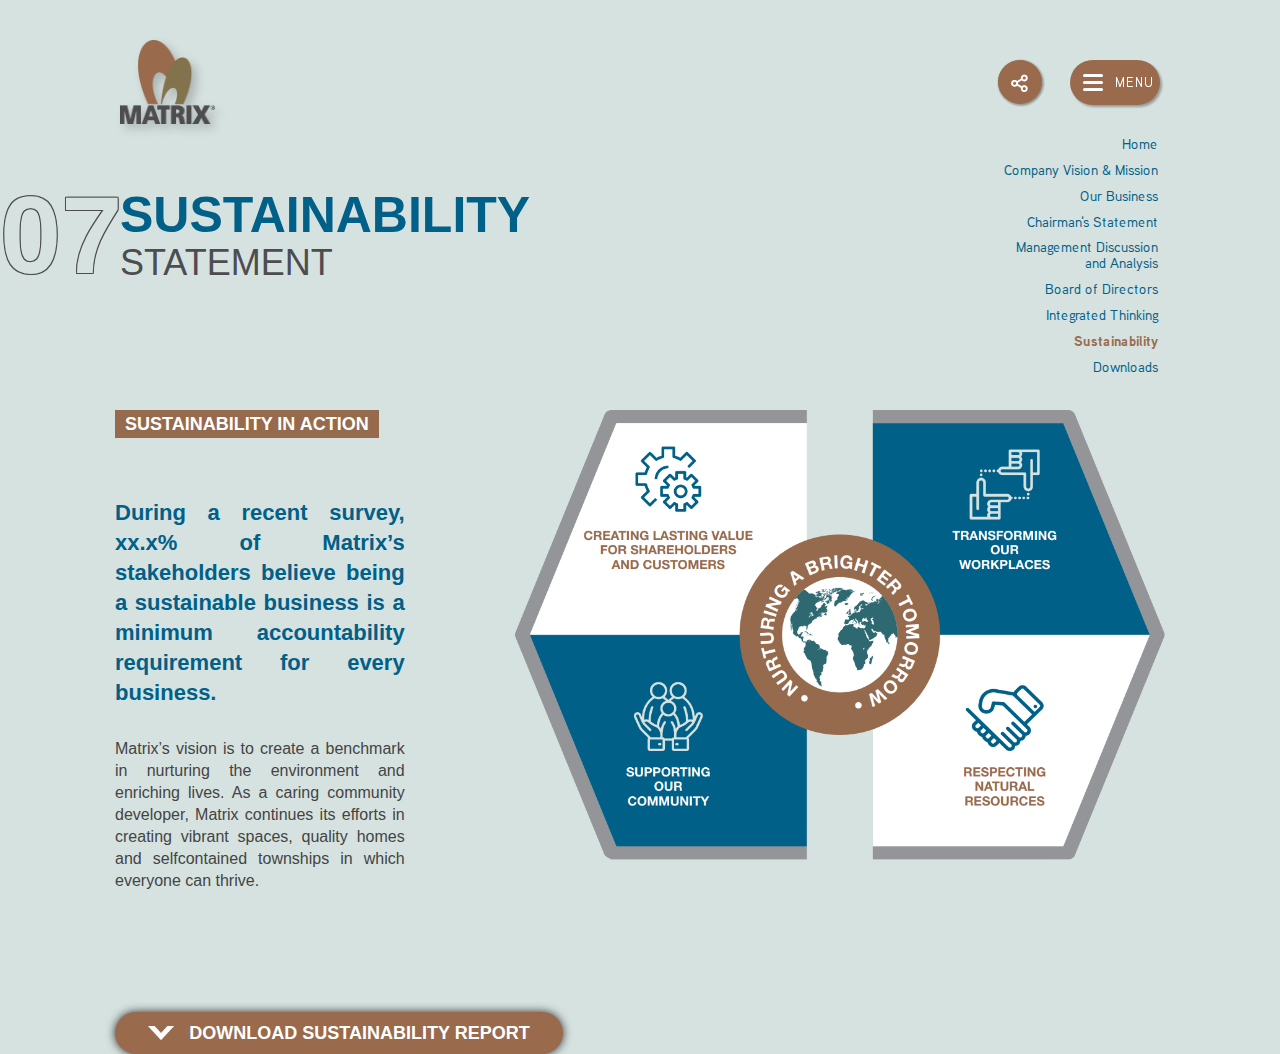
<file: sustainability.html>
<!doctype html>
<html class="sustainability">
   <head>
      <meta http-equiv="Content-Type" content="text/html; charset=UTF-8" />
      <meta http-equiv="Content-Type" content="text/html; charset=utf-8" />
      <meta http-equiv="X-UA-Compatible" content="IE=11" />
      <meta name="viewport" content="width=device-width,initial-scale=1.0">
      <meta charset="UTF-8">
      <title>MATRIX - BOARD OF DIRECTORS</title>
      <link rel="icon" href="assets/favicon/favicon_icon.ico">
      <link rel="stylesheet" href="assets/css/animate.min.css">
      <link rel="stylesheet" href="assets/css/fonts.min.css">
      <link rel="stylesheet" href="assets/framework/uikit/css/dotnav.min.css"/>
      <link rel="stylesheet" href="assets/framework/uikit/css/uikit.min.css"/>
      <link rel="stylesheet" type="text/css" href="assets/css/main.css" />
      <link rel="stylesheet" type="text/css" href="./assets/css/slick.css"/>
      <link rel="stylesheet" type="text/css" href="./assets/css/slick-theme.css"/>
      <style>
         .Landing {
         z-index: 9;
         }
      </style>
      <script src="https://ajax.googleapis.com/ajax/libs/jquery/3.4.1/jquery.min.js"></script>
      <script type="text/javascript" src="assets/js/waypoints.min.js"></script>
      <script type="text/javascript" src="assets/js/countup.min.js"></script>
   </head>
   <body class="sustainability">
      <div class="sticky-background"></div>
      <div data-uk-sticky>
         <a href="./index.html" class="logo"><img src="assets/img/elements/logo.png" width="95px" height="auto"></a>
         <div class="share">
            <input type="checkbox" href="#" class="share-open" name="share-open" id="share-open"/>
            <label class="share-open-button" for="share-open"> <i class="icon-share"></i> </label>
            <a href="#" class="share-item"> 
            <img src="./assets/img/elements/Dribbble.png">
            </a> 
            <a href="#" class="share-item"> 
            <i class="icon-facebook"></i>
            </a>
         </div>
         <!-- filters -->
         <svg xmlns="http://www.w3.org/2000/svg" version="1.1">
            <defs>
               <filter id="shadowed-goo">
                  <fegaussianblur in="SourceGraphic" result="blur" stdDeviation="10" />
                  <fecolormatrix in="blur" mode="matrix" values="1 0 0 0 0  0 1 0 0 0  0 0 1 0 0  0 0 0 18 -7" result="goo" />
                  <fegaussianblur in="goo" stdDeviation="3" result="shadow" />
                  <fecolormatrix in="shadow" mode="matrix" values="0 0 0 0 0  0 0 0 0 0  0 0 0 0 0  0 0 0 1 -0.2" result="shadow" />
                  <feoffset in="shadow" dx="1" dy="1" result="shadow" />
                  <fecomposite in2="shadow" in="goo" result="goo" />
                  <fecomposite in2="goo" in="SourceGraphic" result="mix" />
               </filter>
               <filter id="goo">
                  <fegaussianblur in="SourceGraphic" result="blur" stdDeviation="10" />
                  <fecolormatrix in="blur" mode="matrix" values="1 0 0 0 0  0 1 0 0 0  0 0 1 0 0  0 0 0 18 -7" result="goo" />
                  <fecomposite in2="goo" in="SourceGraphic" result="mix" />
               </filter>
            </defs>
         </svg>
         <div class="menu">
            <label onclick="myFunction()" class="hamburger" id="hamburger2">
               <div class="bar-wrap">
                  <div class="bar"></div>
                  <div class="bar"></div>
                  <div class="bar"></div>
               </div>
               <span class="disable-select">MENU</span>
            </label>
         </div>
         <div class="sidebar">
            <nav class="nav">
               <ul class="nav-items">
                  <li class="menu-text close-1">
                     <a id="close-1" href="./index.html">
                        <div class="m-blue"></div>
                        HOME
                     </a>
                  </li>
                  <li class="menu-text close-1">
                     <a href="./company.html">
                        <div class="m-blue">01</div>
                        <div class="m-text">COMPANY VISION & MISSION</div>
                     </a>
                  </li>
                  <li class="menu-text close-1">
                     <a href="./business.html">
                        <div class="m-blue">02</div>
                        <div class="m-text">OUR BUSINESS</div>
                     </a>
                  </li>
                  <li class="menu-text close-1">
                     <a href="./statement.html">
                        <div class="m-blue">03</div>
                        <div class="m-text">CHAIRMAN'S STATEMENT</div>
                     </a>
                  </li>
                  <li class="menu-text close-1">
                     <a href="./management.html">
                        <div class="m-blue">04</div>
                        <div class="m-text">MANAGEMENT
                           DISCUSSION AND ANALYSIS
                        </div>
                     </a>
                  </li>
                  <li class="menu-text close-1">
                     <a href="./directors.html">
                        <div class="m-blue">05</div>
                        <div class="m-text">BOARD OF DIRECTORS</div>
                     </a>
                  </li>
                  <li class="menu-text close-1">
                     <a href="./thinking.html">
                        <div class="m-blue">06</div>
                        <div class="m-text">INTEGRATED THINKING</div>
                     </a>
                  </li>
                  <li class="menu-text close-1">
                     <a href="./sustainability.html">
                        <div class="m-blue">07</div>
                        <div class="m-text">SUSTAINABILITY</div>
                     </a>
                  </li>
                  <li class="menu-text close-1">
                     <a href="./downloads.html">
                        <div class="m-blue">08</div>
                        <div class="m-text">DOWNLOADS
                           ANNUAL REPORT 2020
                        </div>
                     </a>
                  </li>
                  <hr class="uk-article-divider">
                  <div class="icon-con">
                     <a href="#" class="m-share-item"> 
                     <i class="icon-facebook"></i>
                     </a> 
                     <a href="#" class="m-share-item" style="margin-left: 60px"> 
                     <img src="./assets/img/elements/Dribbble_2.png">
                     </a>
                  </div>
               </ul>
            </nav>
         </div>
      </div>
      <div class="trans"></div>
      <ul class="pagination">
         <li class="home"><a href="./index.html">Home</a></li>
         <li class="company"><a href="./company.html">Company Vision & Mission</a></li>
         <li class="business"><a href="./business.html">Our Business</a></li>
         <li class="statement"><a href="./statement.html">Chairman's Statement</a></li>
         <li class="management"><a href="./management.html">Management Discussion and Analysis</a></li>
         <li class="directors"><a href="./directors.html">Board of Directors</a></li>
         <li class="thinking"><a href="./thinking.html">Integrated Thinking</a></li>
         <li class="sustainability uk-active"><a href="./sustainability.html">Sustainability</a></li>
         <li class="downloads"><a href="./downloads.html">Downloads</a></li>
      </ul>
      <div class="progressCounter"></div>
      <div class="mask"></div>
      <section class="section-classname home" data-section-name="home">
         <div class="section-main disable-select">
            <div class="title">
               <h1 class="text-number">07</h1>
               <div class="div-header">
                  <h2 class="text-header">SUSTAINABILITY</h2>
                  <h3 class="text-sub-header">STATEMENT</h3>
               </div>
            </div>
            <div class="sustainability-content">
               <div class="left">
                  <div class="text-block">
                     <div class="action">
                        SUSTAINABILITY IN ACTION
                     </div>
                     <div class="heading">
                        During a recent survey, xx.x%
                        of Matrix’s stakeholders
                        believe being a sustainable
                        business is a minimum
                        accountability requirement
                        for every business.                  
                     </div>
                     <div class="text">
                        Matrix’s vision is to create a benchmark in
                        nurturing the environment and enriching
                        lives. As a caring community developer,
                        Matrix continues its efforts in creating
                        vibrant spaces, quality homes and selfcontained townships in which everyone
                        can thrive.
                     </div>
                  </div>
                  <div class="download-pdf">
                     <img src="./assets/img/elements/down-arrow.png">
                     DOWNLOAD SUSTAINABILITY REPORT
                  </div>
              </div>
              <div class="image"></div>
            </div>
         </div>
      </section>
      <div id="h-table" class="uk-modal">
         <div class="uk-modal-dialog  uk-modal-dialog-blank"> <a href="#" class="uk-modal-close uk-close"></a> <img src="assets/img/how-maxis-creates/value.svg" style="margin: auto; width: 100%;"> </div>
      </div>
      <div id="m-table" class="uk-modal">
         <div class="uk-modal-dialog  uk-modal-dialog-blank"> <a href="#" class="uk-modal-close uk-close"></a> 
            <img class="uk-hidden-small" src="assets/img/material/material-matter.svg" >
            <img class="uk-hidden-large uk-hidden-medium" src="assets/img/material/material-matter-small.svg" >
         </div>
      </div>
      <script type="text/javascript" src="assets/js/index.min.js"></script>
      <script type="text/javascript" src="assets/js/jquery.progressscroll.min.js"></script>
      <script type="text/javascript" src="assets/framework/uikit/js/uikit.min.js"></script>
      <script type="text/javascript" src="assets/framework/uikit/js/slideset.min.js"></script>
      <script type="text/javascript" src="assets/framework/uikit/js/accordion.min.js"></script>
      <script type="text/javascript" src="assets/framework/uikit/js/lightbox.min.js"></script>
      <script type="text/javascript" src="assets/js/countup.min.js"></script>
      <script type="text/javascript" src="./assets/js/slick.js"></script>
      <script>
         $(".progressCounter").progressScroll();
         $('.button-1').hover(function () {
         $(this).parent().toggleClass('expand');     
         });
      </script>
      <script>
         function myFunction() {
            var element = document.getElementById("hamburger2");
            element.classList.toggle("toggle");
         	var element = document.getElementById("close-1");
            element.classList.toggle("close");
         }
      </script>
      <script>
         $('.hamburger').click(function(){
             $('body').toggleClass('no-scroll');
         });
      </script>
      <script>
         $(".menu-text").click(function(){
         $("body").removeClass("show-sidebar no-scroll");
         	$(".hamburger").removeClass("toggle");
         });
      </script>
      <script>
         $(document).ready(function() {
           var $nav = $(".sticky-background");
           $nav.toggleClass('scrolled', $(this).scrollTop() > 0);
         });
         $(function() {
           $(document).scroll(function () {
             var $nav = $(".sticky-background");
             $nav.toggleClass('scrolled', $(this).scrollTop() > 0);
           });
         });
      </script>
    </body>
</html>
</file>
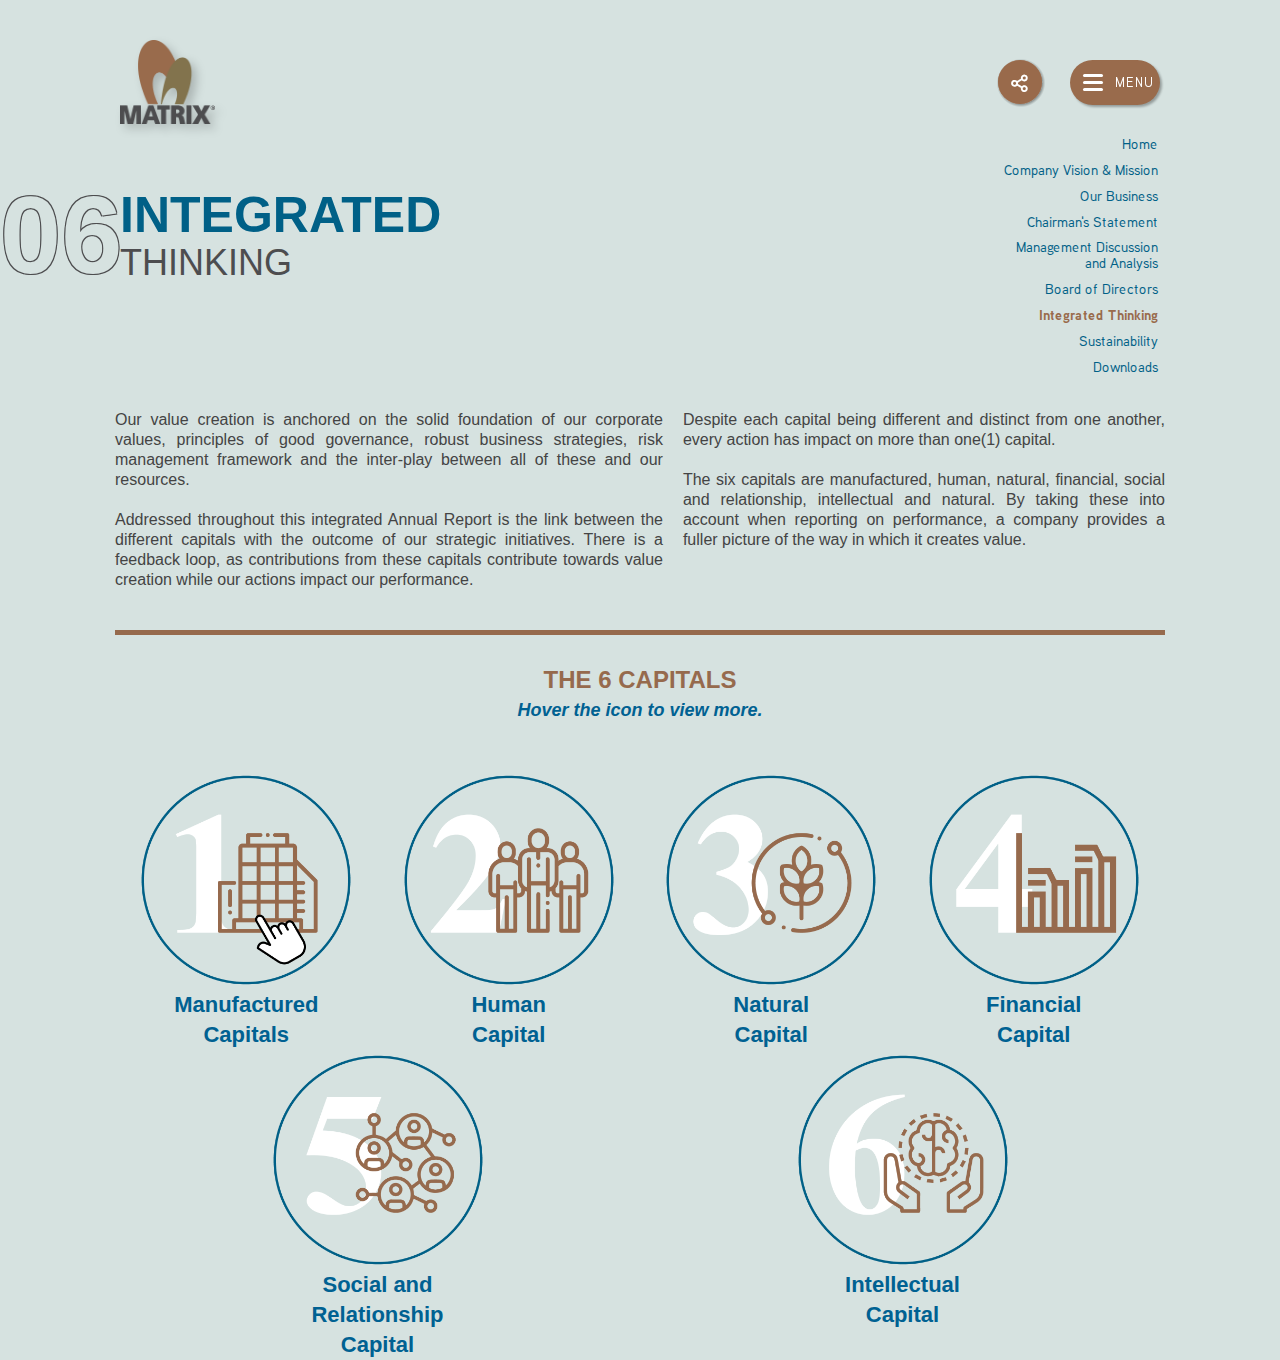
<file: thinking.html>
<!doctype html>
<html class="thinking">
   <head>
      <meta http-equiv="Content-Type" content="text/html; charset=UTF-8" />
      <meta http-equiv="Content-Type" content="text/html; charset=utf-8" />
      <meta http-equiv="X-UA-Compatible" content="IE=11" />
      <meta name="viewport" content="width=device-width,initial-scale=1.0">
      <meta charset="UTF-8">
      <title>MATRIX - BOARD OF DIRECTORS</title>
      <link rel="icon" href="assets/favicon/favicon_icon.ico">
      <link rel="stylesheet" href="assets/css/animate.min.css">
      <link rel="stylesheet" href="assets/css/fonts.min.css">
      <link rel="stylesheet" href="assets/framework/uikit/css/dotnav.min.css"/>
      <link rel="stylesheet" href="assets/framework/uikit/css/uikit.min.css"/>
      <link rel="stylesheet" type="text/css" href="assets/css/main.css" />
      <link rel="stylesheet" type="text/css" href="./assets/css/slick.css"/>
      <link rel="stylesheet" type="text/css" href="./assets/css/slick-theme.css"/>
      <style>
         .Landing {
         z-index: 9;
         }
      </style>
      <script src="https://ajax.googleapis.com/ajax/libs/jquery/3.4.1/jquery.min.js"></script>
      <script type="text/javascript" src="assets/js/waypoints.min.js"></script>
      <script type="text/javascript" src="assets/js/countup.min.js"></script>
   </head>
   <body class="thinking">
      <div class="sticky-background"></div>
      <div data-uk-sticky>
         <a href="./index.html" class="logo"><img src="assets/img/elements/logo.png" width="95px" height="auto"></a>
         <div class="share">
            <input type="checkbox" href="#" class="share-open" name="share-open" id="share-open"/>
            <label class="share-open-button" for="share-open"> <i class="icon-share"></i> </label>
            <a href="#" class="share-item"> 
            <img src="./assets/img/elements/Dribbble.png">
            </a> 
            <a href="#" class="share-item"> 
            <i class="icon-facebook"></i>
            </a>
         </div>
         <!-- filters -->
         <svg xmlns="http://www.w3.org/2000/svg" version="1.1">
            <defs>
               <filter id="shadowed-goo">
                  <fegaussianblur in="SourceGraphic" result="blur" stdDeviation="10" />
                  <fecolormatrix in="blur" mode="matrix" values="1 0 0 0 0  0 1 0 0 0  0 0 1 0 0  0 0 0 18 -7" result="goo" />
                  <fegaussianblur in="goo" stdDeviation="3" result="shadow" />
                  <fecolormatrix in="shadow" mode="matrix" values="0 0 0 0 0  0 0 0 0 0  0 0 0 0 0  0 0 0 1 -0.2" result="shadow" />
                  <feoffset in="shadow" dx="1" dy="1" result="shadow" />
                  <fecomposite in2="shadow" in="goo" result="goo" />
                  <fecomposite in2="goo" in="SourceGraphic" result="mix" />
               </filter>
               <filter id="goo">
                  <fegaussianblur in="SourceGraphic" result="blur" stdDeviation="10" />
                  <fecolormatrix in="blur" mode="matrix" values="1 0 0 0 0  0 1 0 0 0  0 0 1 0 0  0 0 0 18 -7" result="goo" />
                  <fecomposite in2="goo" in="SourceGraphic" result="mix" />
               </filter>
            </defs>
         </svg>
         <div class="menu">
            <label onclick="myFunction()" class="hamburger" id="hamburger2">
               <div class="bar-wrap">
                  <div class="bar"></div>
                  <div class="bar"></div>
                  <div class="bar"></div>
               </div>
               <span class="disable-select">MENU</span>
            </label>
         </div>
         <div class="sidebar">
            <nav class="nav">
               <ul class="nav-items">
                  <li class="menu-text close-1">
                     <a id="close-1" href="./index.html">
                        <div class="m-blue"></div>
                        HOME
                     </a>
                  </li>
                  <li class="menu-text close-1">
                     <a href="./company.html">
                        <div class="m-blue">01</div>
                        <div class="m-text">COMPANY VISION & MISSION</div>
                     </a>
                  </li>
                  <li class="menu-text close-1">
                     <a href="./business.html">
                        <div class="m-blue">02</div>
                        <div class="m-text">OUR BUSINESS</div>
                     </a>
                  </li>
                  <li class="menu-text close-1">
                     <a href="./statement.html">
                        <div class="m-blue">03</div>
                        <div class="m-text">CHAIRMAN'S STATEMENT</div>
                     </a>
                  </li>
                  <li class="menu-text close-1">
                     <a href="./management.html">
                        <div class="m-blue">04</div>
                        <div class="m-text">MANAGEMENT
                           DISCUSSION AND ANALYSIS
                        </div>
                     </a>
                  </li>
                  <li class="menu-text close-1">
                     <a href="./directors.html">
                        <div class="m-blue">05</div>
                        <div class="m-text">BOARD OF DIRECTORS</div>
                     </a>
                  </li>
                  <li class="menu-text close-1">
                     <a href="./thinking.html">
                        <div class="m-blue">06</div>
                        <div class="m-text">INTEGRATED THINKING</div>
                     </a>
                  </li>
                  <li class="menu-text close-1">
                     <a href="./sustainability.html">
                        <div class="m-blue">07</div>
                        <div class="m-text">SUSTAINABILITY</div>
                     </a>
                  </li>
                  <li class="menu-text close-1">
                     <a href="./downloads.html">
                        <div class="m-blue">08</div>
                        <div class="m-text">DOWNLOADS
                           ANNUAL REPORT 2020
                        </div>
                     </a>
                  </li>
                  <hr class="uk-article-divider">
                  <div class="icon-con">
                     <a href="#" class="m-share-item"> 
                     <i class="icon-facebook"></i>
                     </a> 
                     <a href="#" class="m-share-item" style="margin-left: 60px"> 
                     <img src="./assets/img/elements/Dribbble_2.png">
                     </a>
                  </div>
               </ul>
            </nav>
         </div>
      </div>
      <div class="trans"></div>
      <ul class="pagination">
         <li class="home"><a href="./index.html">Home</a></li>
         <li class="company"><a href="./company.html">Company Vision & Mission</a></li>
         <li class="business"><a href="./business.html">Our Business</a></li>
         <li class="statement"><a href="./statement.html">Chairman's Statement</a></li>
         <li class="management"><a href="./management.html">Management Discussion and Analysis</a></li>
         <li class="directors"><a href="./directors.html">Board of Directors</a></li>
         <li class="thinking uk-active"><a href="./thinking.html">Integrated Thinking</a></li>
         <li class="sustainability"><a href="./sustainability.html">Sustainability</a></li>
         <li class="downloads"><a href="./downloads.html">Downloads</a></li>
      </ul>
      <div class="progressCounter"></div>
      <div class="mask"></div>
      <section class="section-classname home" data-section-name="home">
         <div class="section-main disable-select">
            <div class="title">
               <h1 class="text-number">06</h1>
               <div class="div-header">
                  <h2 class="text-header">INTEGRATED</h2>
                  <h3 class="text-sub-header">THINKING</h3>
               </div>
            </div>
            <div class="thinking-content">
              <div class="text-block">
                <div class="text">
                  Our value creation is anchored on the solid foundation of our corporate values,
                  principles of good governance, robust business strategies, risk management
                  framework and the inter-play between all of these and our resources.
                  <br>
                  <br>
                  Addressed throughout this integrated Annual Report is the link between the
                  different capitals with the outcome of our strategic initiatives. There is a feedback
                  loop, as contributions from these capitals contribute towards value creation while
                  our actions impact our performance.
                </div>
                <div class="text">
                  Despite each capital being different and distinct from one another, every action
                  has impact on more than one(1) capital.
                  <br>
                  <br>
                  The six capitals are manufactured, human, natural, financial, social and
                  relationship, intellectual and natural. By taking these into account when reporting
                  on performance, a company provides a fuller picture of the way in which it creates
                  value.
                </div>
              </div>
              <div class="capitals">
                <div class="capitals-title">THE 6 CAPITALS</div>
                <div class="heading">Hover the icon to view more.</div>
                <ul class="capitals-list">
                  <li class="capital-item">
                     <div class="icon-group">
                        <div class="details right">
                           <div class="horizontal-divider"></div>
                           <div class="text">
                            Matrix is a leading
                            conglomerate with business
                            interests in Property
                            Development, Property
                            Investment, REIT, Leisure,
                            Hospitality, Construction,
                            Trading and Manufacturing.
                            </div>
                        </div>
                        <img src="./assets/img/elements/6 round icon-01.png">
                        <div class="attribute">Manufactured<br>Capitals</div>
                    </div>
                  </li>
                  <li class="capital-item">
                     <div class="icon-group">
                        <div class="details right">
                           <div class="horizontal-divider"></div>
                           <div class="text">
                            Matrix is a leading
                            conglomerate with business
                            interests in Property
                            Development, Property
                            Investment, REIT, Leisure,
                            Hospitality, Construction,
                            Trading and Manufacturing.
                            </div>
                        </div>
                        <img src="./assets/img/elements/6 round icon-02.png">
                        <div class="attribute">Human<br>Capital</div>
                     </div>
                   </li>
                   <li class="capital-item">
                     <div class="icon-group">
                        <div class="details right">
                           <div class="horizontal-divider"></div>
                           <div class="text">
                           Matrix is a leading
                           conglomerate with business
                           interests in Property
                           Development, Property
                           Investment, REIT, Leisure,
                           Hospitality, Construction,
                           Trading and Manufacturing.
                           </div>
                        </div>
                        <img src="./assets/img/elements/6 round icon-03.png">
                        <div class="attribute">Natural<br>Capital</div>
                     </div>
                   </li>
                   <li class="capital-item">
                     <div class="icon-group">
                        <div class="details right">
                           <div class="horizontal-divider"></div>
                           <div class="text">
                            Matrix is a leading
                            conglomerate with business
                            interests in Property
                            Development, Property
                            Investment, REIT, Leisure,
                            Hospitality, Construction,
                            Trading and Manufacturing.
                            </div>
                        </div>
                        <img src="./assets/img/elements/6 round icon-04.png">
                        <div class="attribute">Financial<br>Capital</div>
                     </div>
                   </li>
                   <li class="capital-item">
                     <div class="icon-group">
                        <div class="details right">
                           <div class="horizontal-divider"></div>
                           <div class="text">
                            Matrix is a leading
                            conglomerate with business
                            interests in Property
                            Development, Property
                            Investment, REIT, Leisure,
                            Hospitality, Construction,
                            Trading and Manufacturing.
                            </div>
                        </div>
                        <img src="./assets/img/elements/6 round icon-05.png">
                        <div class="attribute">Social and<br>Relationship<br>Capital</div>
                     </div>
                   </li>
                   <li class="capital-item">
                     <div class="icon-group">
                        <div class="details right">
                           <div class="horizontal-divider"></div>
                           <div class="text">
                            Matrix is a leading
                            conglomerate with business
                            interests in Property
                            Development, Property
                            Investment, REIT, Leisure,
                            Hospitality, Construction,
                            Trading and Manufacturing.
                            </div>
                        </div>
                        <img src="./assets/img/elements/6 round icon-06.png">
                        <div class="attribute">Intellectual<br>Capital</div>
                     </div>
                   </li>
                </ul>
              </div>
            </div>
         </div>
      </section>
      <div id="h-table" class="uk-modal">
         <div class="uk-modal-dialog  uk-modal-dialog-blank"> <a href="#" class="uk-modal-close uk-close"></a> <img src="assets/img/how-maxis-creates/value.svg" style="margin: auto; width: 100%;"> </div>
      </div>
      <div id="m-table" class="uk-modal">
         <div class="uk-modal-dialog  uk-modal-dialog-blank"> <a href="#" class="uk-modal-close uk-close"></a> 
            <img class="uk-hidden-small" src="assets/img/material/material-matter.svg" >
            <img class="uk-hidden-large uk-hidden-medium" src="assets/img/material/material-matter-small.svg" >
         </div>
      </div>
      <script type="text/javascript" src="assets/js/index.min.js"></script>
      <script type="text/javascript" src="assets/js/jquery.progressscroll.min.js"></script>
      <script type="text/javascript" src="assets/framework/uikit/js/uikit.min.js"></script>
      <script type="text/javascript" src="assets/framework/uikit/js/slideset.min.js"></script>
      <script type="text/javascript" src="assets/framework/uikit/js/accordion.min.js"></script>
      <script type="text/javascript" src="assets/framework/uikit/js/lightbox.min.js"></script>
      <script type="text/javascript" src="assets/js/countup.min.js"></script>
      <script type="text/javascript" src="./assets/js/slick.js"></script>
      <script>
         $(".progressCounter").progressScroll();
         $('.button-1').hover(function () {
         $(this).parent().toggleClass('expand');     
         });
      </script>
      <script>
         function myFunction() {
            var element = document.getElementById("hamburger2");
            element.classList.toggle("toggle");
         	var element = document.getElementById("close-1");
            element.classList.toggle("close");
         }
      </script>
      <script>
         $('.hamburger').click(function(){
             $('body').toggleClass('no-scroll');
         });
      </script>
      <script>
         $(".menu-text").click(function(){
         $("body").removeClass("show-sidebar no-scroll");
         	$(".hamburger").removeClass("toggle");
         });
      </script>
      <script>
         $(document).ready(function() {
           var $nav = $(".sticky-background");
           $nav.toggleClass('scrolled', $(this).scrollTop() > 0);
         });
         $(function() {
           $(document).scroll(function () {
             var $nav = $(".sticky-background");
             $nav.toggleClass('scrolled', $(this).scrollTop() > 0);
           });
         });
         
         $(document).on('mouseenter', '.capital-item', function() {
            let index = $(this).index() + 1;
            $('.capital-item:nth-child(' + index + ') .icon-group img').addClass('z-index-1');
            $('.capital-item:nth-child(' + index + ') .icon-group .attribute').addClass('z-index-1');
            $('.capital-item:nth-child(' + index + ') .details').css('display', 'flex');
            $('body, html').scrollLeft($(document).outerWidth());
         });

         $(document).on('mouseleave', '.capital-item', function() {
            let index = $(this).index() + 1;
            $('.capital-item:nth-child(' + index + ') .icon-group img').removeClass('z-index-1');
            $('.capital-item:nth-child(' + index + ') .icon-group .attribute').removeClass('z-index-1');
            $('.capital-item:nth-child(' + index + ') .details').css('display', 'none');
         }); 
      </script>
    </body>
</html>
</file>
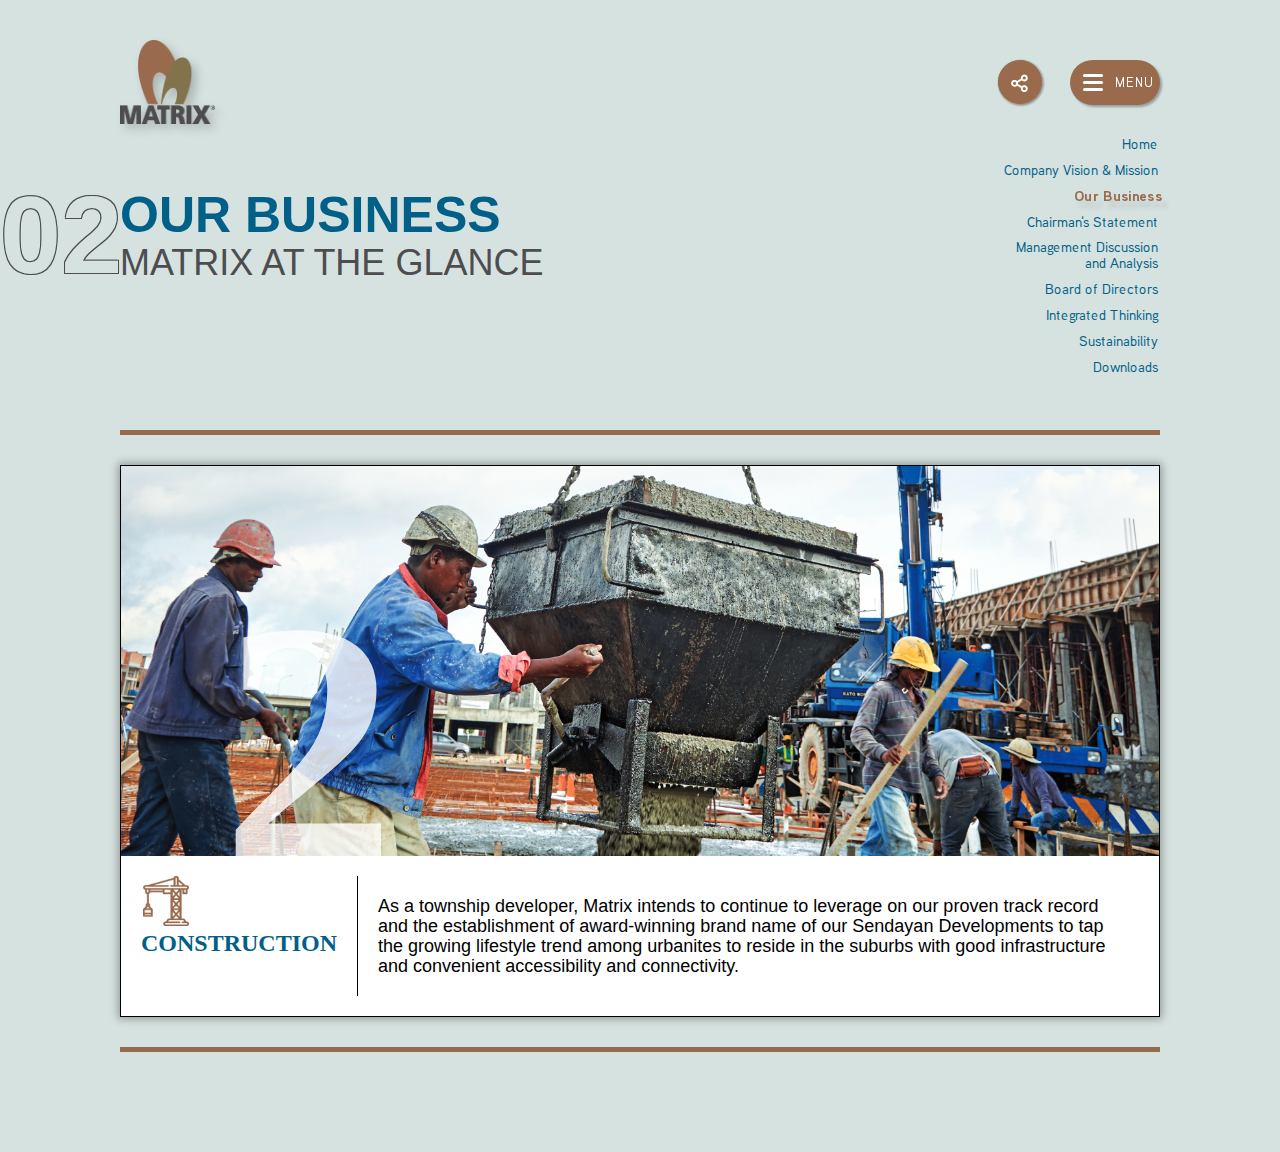
<file: business/construction.html>
<!doctype html>
<html class="business">
<head><meta http-equiv="Content-Type" content="text/html; charset=UTF-8" />
<meta http-equiv="Content-Type" content="text/html; charset=utf-8" />
<meta http-equiv="X-UA-Compatible" content="IE=11" />
<meta name="viewport" content="width=device-width,initial-scale=1.0">
<meta charset="UTF-8">
<title>MATRIX - OUR BUSINESS</title>
<link rel="icon" href="../assets/favicon/favicon_icon.ico">
<link rel="stylesheet" href="../assets/css/animate.min.css">
<link rel="stylesheet" href="../assets/css/fonts.min.css">
<link rel="stylesheet" href="../assets/framework/uikit/css/dotnav.min.css"/>
<link rel="stylesheet" href="../assets/framework/uikit/css/uikit.min.css"/>
<link rel="stylesheet" type="text/css" href="../assets/css/main.css" />
<style>
.Landing {
	z-index: 9;
}
</style>
<script src="https://ajax.googleapis.com/ajax/libs/jquery/3.4.1/jquery.min.js"></script>
<script type="text/javascript" src="../assets/js/waypoints.min.js"></script>
<script type="text/javascript" src="../assets/js/countup.min.js"></script>
</head>
<body class="business">
<div class="sticky-background scrolled"></div>
<div data-uk-sticky>
  <a href="../index.html" class="logo"><img src="../assets/img/elements/logo.png" width="95px" height="auto"></a>
  <div class="share">
    <input type="checkbox" href="#" class="share-open" name="share-open" id="share-open"/>
    <label class="share-open-button" for="share-open"> <i class="icon-share"></i> </label>
    <a href="#" class="share-item"> 
      <img src="../assets/img/elements/Dribbble.png">
    </a> 
    <a href="#" class="share-item"> 
      <i class="icon-facebook"></i>
    </a>
  </div>
  <!-- filters -->
  <svg xmlns="http://www.w3.org/2000/svg" version="1.1">
    <defs>
      <filter id="shadowed-goo">
        <fegaussianblur in="SourceGraphic" result="blur" stdDeviation="10" />
        <fecolormatrix in="blur" mode="matrix" values="1 0 0 0 0  0 1 0 0 0  0 0 1 0 0  0 0 0 18 -7" result="goo" />
        <fegaussianblur in="goo" stdDeviation="3" result="shadow" />
        <fecolormatrix in="shadow" mode="matrix" values="0 0 0 0 0  0 0 0 0 0  0 0 0 0 0  0 0 0 1 -0.2" result="shadow" />
        <feoffset in="shadow" dx="1" dy="1" result="shadow" />
        <fecomposite in2="shadow" in="goo" result="goo" />
        <fecomposite in2="goo" in="SourceGraphic" result="mix" />
      </filter>
      <filter id="goo">
        <fegaussianblur in="SourceGraphic" result="blur" stdDeviation="10" />
        <fecolormatrix in="blur" mode="matrix" values="1 0 0 0 0  0 1 0 0 0  0 0 1 0 0  0 0 0 18 -7" result="goo" />
        <fecomposite in2="goo" in="SourceGraphic" result="mix" />
      </filter>
    </defs>
  </svg>
  <div class="menu">
    <label onclick="myFunction()" class="hamburger" id="hamburger2">
    <div class="bar-wrap">
      <div class="bar"></div>
      <div class="bar"></div>
      <div class="bar"></div>
    </div>
    <span class="disable-select">MENU</span>
    </label>
  </div>
  <div class="sidebar">
    <nav class="nav">
      <ul class="nav-items">
        <li class="menu-text close-1">
        	<a id="close-1" href="../index.html"><div class="m-blue"></div>HOME</a>
        </li>
        <li class="menu-text close-1">
			<a href="../company.html">
        <div class="m-blue">01</div>
        <div class="m-text">COMPANY VISION & MISSION</div>
			</a>
        </li>
        <li class="menu-text close-1">
			<a href="../business.html">
        <div class="m-blue">02</div>
        <div class="m-text">OUR BUSINESS</div>
			</a>
        </li>
        <li class="menu-text close-1">
			<a href="../statement.html">
        <div class="m-blue">03</div>
        <div class="m-text">CHAIRMAN'S STATEMENT</div>
			</a>
        </li>
        <li class="menu-text close-1">
			<a href="../management.html">
        <div class="m-blue">04</div>
        <div class="m-text">MANAGEMENT
          DISCUSSION AND ANALYSIS</div>
			</a>
        </li>
        <li class="menu-text close-1">
			<a href="../directors.html">
        <div class="m-blue">05</div>
        <div class="m-text">BOARD OF DIRECTORS</div>
			</a>
        </li>
        <li class="menu-text close-1">
			<a href="../thinking.html">
        <div class="m-blue">06</div>
        <div class="m-text">INTEGRATED THINKING</div>
			</a>
        </li>
        <li class="menu-text close-1">
			<a href="../sustainability.html">
        <div class="m-blue">07</div>
        <div class="m-text">SUSTAINABILITY</div>
			</a>
        </li>
        <li class="menu-text close-1">
			<a href="../downloads.html">
        <div class="m-blue">08</div>
        <div class="m-text">DOWNLOADS
          ANNUAL REPORT 2020</div>
			</a>
        </li>
        <hr class="uk-article-divider">
        <div class="icon-con">
          <a href="#" class="m-share-item"> 
            <i class="icon-facebook"></i>
          </a> 
          <a href="#" class="m-share-item" style="margin-left: 60px"> 
            <img src="../assets/img/elements/Dribbble_2.png">
          </a>
        </div>
      </ul>
    </nav>
  </div>
</div>
<div class="trans"></div>
<ul class="pagination">
  <li class="home"><a href="../index.html">Home</a></li>
  <li class="company"><a href="../company.html">Company Vision & Mission</a></li>
  <li class="business uk-active"><a href="../business.html">Our Business</a></li>
  <li class="statement"><a href="../statement.html">Chairman's Statement</a></li>
  <li class="management"><a href="../management.html">Management Discussion and Analysis</a></li>
  <li class="directors"><a href="../directors.html">Board of Directors</a></li>
  <li class="thinking"><a href="../thinking.html">Integrated Thinking</a></li>
  <li class="sustainability"><a href="../sustainability.html">Sustainability</a></li>
  <li class="downloads"><a href="../downloads.html">Downloads</a></li>
</ul>
<div class="progressCounter"></div>
<div class="mask"></div>
<section class="section-classname home" data-section-name="home">
  <div class="section-main disable-select">
    <div class="title">
      <h1 class="text-number">02</h1>
      <div class="div-header">
        <h2 class="text-header">OUR BUSINESS</h2>
        <h3 class="text-sub-header">MATRIX AT THE GLANCE</h3>
      </div>
    </div>
    <div class="business-content-details">
      <div class="business-item">
        <div class="image item-2"></div>
        <div class="number">2</div>
        <div class="details">
          <div class="attribute">
            <img src="../assets/img/elements/Attribute-1.png">
            <div class="text">CONSTRUCTION</div>
          </div>
          <div class="text-content">
            As a township developer, Matrix intends to continue to leverage on our proven track record and the
            establishment of award-winning brand name of our Sendayan Developments to tap the growing lifestyle
            trend among urbanites to reside in the suburbs with good infrastructure and convenient accessibility and
            connectivity.
          </div>
        </div>
      </div>
    </div>
  </div>
</section>
<div id="h-table" class="uk-modal">
  <div class="uk-modal-dialog  uk-modal-dialog-blank"> <a href="#" class="uk-modal-close uk-close"></a> <img src="../assets/img/how-maxis-creates/value.svg" style="margin: auto; width: 100%;"> </div>
</div>
<div id="m-table" class="uk-modal">
  <div class="uk-modal-dialog  uk-modal-dialog-blank"> <a href="#" class="uk-modal-close uk-close"></a> 
  	<img class="uk-hidden-small" src="../assets/img/material/material-matter.svg" >
  	<img class="uk-hidden-large uk-hidden-medium" src="../assets/img/material/material-matter-small.svg" >
  </div>
</div>
<script type="text/javascript" src="../assets/js/index.min.js"></script>
<script type="text/javascript" src="../assets/js/jquery.progressscroll.min.js"></script>
<script type="text/javascript" src="../assets/framework/uikit/js/uikit.min.js"></script>
<script type="text/javascript" src="../assets/framework/uikit/js/slideset.min.js"></script>
<script type="text/javascript" src="../assets/framework/uikit/js/accordion.min.js"></script>
<script type="text/javascript" src="../assets/framework/uikit/js/lightbox.min.js"></script>
<script type="text/javascript" src="../assets/js/countup.min.js"></script>
<script type="text/javascript" src="../assets/js/slick.js"></script>
<script>
    $(".progressCounter").progressScroll();
	$('.button-1').hover(function () {
  $(this).parent().toggleClass('expand');     
});
</script>
<script>
	function myFunction() {
	   var element = document.getElementById("hamburger2");
	   element.classList.toggle("toggle");
		var element = document.getElementById("close-1");
	   element.classList.toggle("close");
	}
</script>
<script>
$('.hamburger').click(function(){
    $('body').toggleClass('no-scroll');
});
</script>
<script>
	$(".menu-text").click(function(){
 $("body").removeClass("show-sidebar no-scroll");
		$(".hamburger").removeClass("toggle");
});
</script>
<script>
  $(document).ready(function() {
    var $nav = $(".sticky-background");
    $nav.toggleClass('scrolled', $(this).scrollTop() > 0);
  });
  $(function() {
    $(document).scroll(function () {
      var $nav = $(".sticky-background");
      $nav.toggleClass('scrolled', $(this).scrollTop() > 0);
    });
  });
</script>
</body>
</html>
</file>
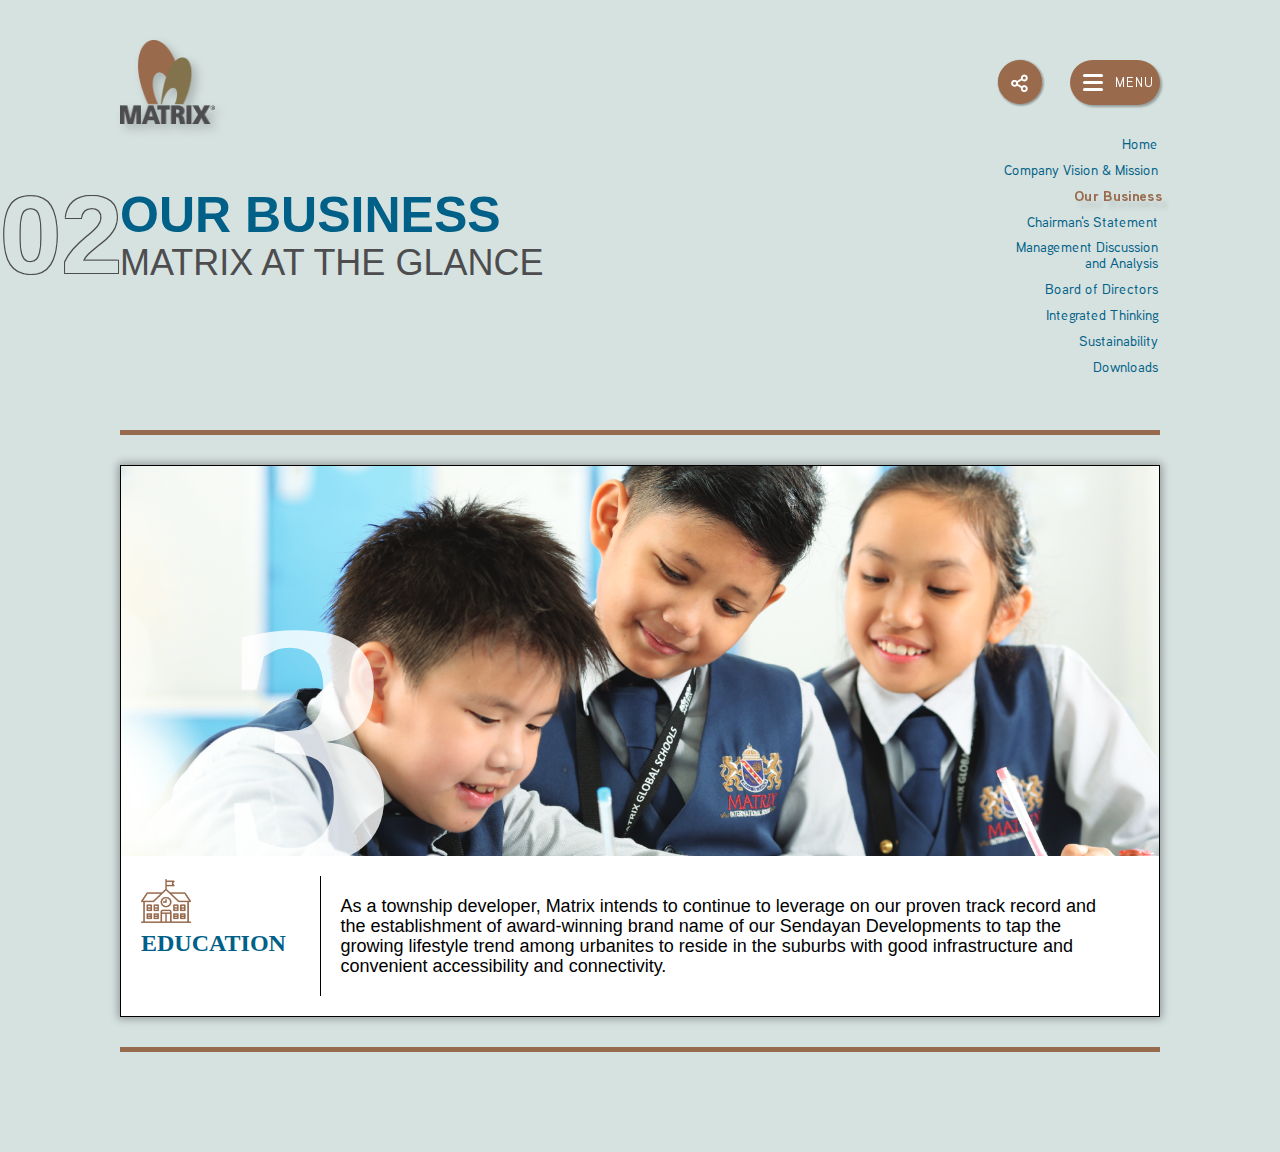
<file: business/education.html>
<!doctype html>
<html class="business">
<head><meta http-equiv="Content-Type" content="text/html; charset=UTF-8" />
<meta http-equiv="Content-Type" content="text/html; charset=utf-8" />
<meta http-equiv="X-UA-Compatible" content="IE=11" />
<meta name="viewport" content="width=device-width,initial-scale=1.0">
<meta charset="UTF-8">
<title>MATRIX - OUR BUSINESS</title>
<link rel="icon" href="../assets/favicon/favicon_icon.ico">
<link rel="stylesheet" href="../assets/css/animate.min.css">
<link rel="stylesheet" href="../assets/css/fonts.min.css">
<link rel="stylesheet" href="../assets/framework/uikit/css/dotnav.min.css"/>
<link rel="stylesheet" href="../assets/framework/uikit/css/uikit.min.css"/>
<link rel="stylesheet" type="text/css" href="../assets/css/main.css" />
<style>
.Landing {
	z-index: 9;
}
</style>
<script src="https://ajax.googleapis.com/ajax/libs/jquery/3.4.1/jquery.min.js"></script>
<script type="text/javascript" src="../assets/js/waypoints.min.js"></script>
<script type="text/javascript" src="../assets/js/countup.min.js"></script>
</head>
<body class="business">
<div class="sticky-background scrolled"></div>
<div data-uk-sticky>
  <a href="../index.html" class="logo"><img src="../assets/img/elements/logo.png" width="95px" height="auto"></a>
  <div class="share">
    <input type="checkbox" href="#" class="share-open" name="share-open" id="share-open"/>
    <label class="share-open-button" for="share-open"> <i class="icon-share"></i> </label>
    <a href="#" class="share-item"> 
      <img src="../assets/img/elements/Dribbble.png">
    </a> 
    <a href="#" class="share-item"> 
      <i class="icon-facebook"></i>
    </a>
  </div>
  <!-- filters -->
  <svg xmlns="http://www.w3.org/2000/svg" version="1.1">
    <defs>
      <filter id="shadowed-goo">
        <fegaussianblur in="SourceGraphic" result="blur" stdDeviation="10" />
        <fecolormatrix in="blur" mode="matrix" values="1 0 0 0 0  0 1 0 0 0  0 0 1 0 0  0 0 0 18 -7" result="goo" />
        <fegaussianblur in="goo" stdDeviation="3" result="shadow" />
        <fecolormatrix in="shadow" mode="matrix" values="0 0 0 0 0  0 0 0 0 0  0 0 0 0 0  0 0 0 1 -0.2" result="shadow" />
        <feoffset in="shadow" dx="1" dy="1" result="shadow" />
        <fecomposite in2="shadow" in="goo" result="goo" />
        <fecomposite in2="goo" in="SourceGraphic" result="mix" />
      </filter>
      <filter id="goo">
        <fegaussianblur in="SourceGraphic" result="blur" stdDeviation="10" />
        <fecolormatrix in="blur" mode="matrix" values="1 0 0 0 0  0 1 0 0 0  0 0 1 0 0  0 0 0 18 -7" result="goo" />
        <fecomposite in2="goo" in="SourceGraphic" result="mix" />
      </filter>
    </defs>
  </svg>
  <div class="menu">
    <label onclick="myFunction()" class="hamburger" id="hamburger2">
    <div class="bar-wrap">
      <div class="bar"></div>
      <div class="bar"></div>
      <div class="bar"></div>
    </div>
    <span class="disable-select">MENU</span>
    </label>
  </div>
  <div class="sidebar">
    <nav class="nav">
      <ul class="nav-items">
        <li class="menu-text close-1">
        	<a id="close-1" href="../index.html"><div class="m-blue"></div>HOME</a>
        </li>
        <li class="menu-text close-1">
			<a href="../company.html">
        <div class="m-blue">01</div>
        <div class="m-text">COMPANY VISION & MISSION</div>
			</a>
        </li>
        <li class="menu-text close-1">
			<a href="../business.html">
        <div class="m-blue">02</div>
        <div class="m-text">OUR BUSINESS</div>
			</a>
        </li>
        <li class="menu-text close-1">
			<a href="../statement.html">
        <div class="m-blue">03</div>
        <div class="m-text">CHAIRMAN'S STATEMENT</div>
			</a>
        </li>
        <li class="menu-text close-1">
			<a href="../management.html">
        <div class="m-blue">04</div>
        <div class="m-text">MANAGEMENT
          DISCUSSION AND ANALYSIS</div>
			</a>
        </li>
        <li class="menu-text close-1">
			<a href="../directors.html">
        <div class="m-blue">05</div>
        <div class="m-text">BOARD OF DIRECTORS</div>
			</a>
        </li>
        <li class="menu-text close-1">
			<a href="../thinking.html">
        <div class="m-blue">06</div>
        <div class="m-text">INTEGRATED THINKING</div>
			</a>
        </li>
        <li class="menu-text close-1">
			<a href="../sustainability.html">
        <div class="m-blue">07</div>
        <div class="m-text">SUSTAINABILITY</div>
			</a>
        </li>
        <li class="menu-text close-1">
			<a href="../downloads.html">
        <div class="m-blue">08</div>
        <div class="m-text">DOWNLOADS
          ANNUAL REPORT 2020</div>
			</a>
        </li>
        <hr class="uk-article-divider">
        <div class="icon-con">
          <a href="#" class="m-share-item"> 
            <i class="icon-facebook"></i>
          </a> 
          <a href="#" class="m-share-item" style="margin-left: 60px"> 
            <img src="../assets/img/elements/Dribbble_2.png">
          </a>
        </div>
      </ul>
    </nav>
  </div>
</div>
<div class="trans"></div>
<ul class="pagination">
  <li class="home"><a href="../index.html">Home</a></li>
  <li class="company"><a href="../company.html">Company Vision & Mission</a></li>
  <li class="business uk-active"><a href="../business.html">Our Business</a></li>
  <li class="statement"><a href="../statement.html">Chairman's Statement</a></li>
  <li class="management"><a href="../management.html">Management Discussion and Analysis</a></li>
  <li class="directors"><a href="../directors.html">Board of Directors</a></li>
  <li class="thinking"><a href="../thinking.html">Integrated Thinking</a></li>
  <li class="sustainability"><a href="../sustainability.html">Sustainability</a></li>
  <li class="downloads"><a href="../downloads.html">Downloads</a></li>
</ul>
<div class="progressCounter"></div>
<div class="mask"></div>
<section class="section-classname home" data-section-name="home">
  <div class="section-main disable-select">
    <div class="title">
      <h1 class="text-number">02</h1>
      <div class="div-header">
        <h2 class="text-header">OUR BUSINESS</h2>
        <h3 class="text-sub-header">MATRIX AT THE GLANCE</h3>
      </div>
    </div>
    <div class="business-content-details">
      <div class="business-item">
        <div class="image item-3"></div>
        <div class="number">3</div>
        <div class="details">
          <div class="attribute">
            <img src="../assets/img/elements/Attribute-3.png">
            <div class="text">EDUCATION</div>
          </div>
          <div class="text-content">
            As a township developer, Matrix intends to continue to leverage on our proven track record and the
            establishment of award-winning brand name of our Sendayan Developments to tap the growing lifestyle
            trend among urbanites to reside in the suburbs with good infrastructure and convenient accessibility and
            connectivity.
          </div>
        </div>
      </div>
    </div>
  </div>
</section>
<div id="h-table" class="uk-modal">
  <div class="uk-modal-dialog  uk-modal-dialog-blank"> <a href="#" class="uk-modal-close uk-close"></a> <img src="../assets/img/how-maxis-creates/value.svg" style="margin: auto; width: 100%;"> </div>
</div>
<div id="m-table" class="uk-modal">
  <div class="uk-modal-dialog  uk-modal-dialog-blank"> <a href="#" class="uk-modal-close uk-close"></a> 
  	<img class="uk-hidden-small" src="../assets/img/material/material-matter.svg" >
  	<img class="uk-hidden-large uk-hidden-medium" src="../assets/img/material/material-matter-small.svg" >
  </div>
</div>
<script type="text/javascript" src="../assets/js/index.min.js"></script>
<script type="text/javascript" src="../assets/js/jquery.progressscroll.min.js"></script>
<script type="text/javascript" src="../assets/framework/uikit/js/uikit.min.js"></script>
<script type="text/javascript" src="../assets/framework/uikit/js/slideset.min.js"></script>
<script type="text/javascript" src="../assets/framework/uikit/js/accordion.min.js"></script>
<script type="text/javascript" src="../assets/framework/uikit/js/lightbox.min.js"></script>
<script type="text/javascript" src="../assets/js/countup.min.js"></script>
<script type="text/javascript" src="../assets/js/slick.js"></script>
<script>
    $(".progressCounter").progressScroll();
	$('.button-1').hover(function () {
  $(this).parent().toggleClass('expand');     
});
</script>
<script>
	function myFunction() {
	   var element = document.getElementById("hamburger2");
	   element.classList.toggle("toggle");
		var element = document.getElementById("close-1");
	   element.classList.toggle("close");
	}
</script>
<script>
$('.hamburger').click(function(){
    $('body').toggleClass('no-scroll');
});
</script>
<script>
	$(".menu-text").click(function(){
 $("body").removeClass("show-sidebar no-scroll");
		$(".hamburger").removeClass("toggle");
});
</script>
<script>
  $(document).ready(function() {
    var $nav = $(".sticky-background");
    $nav.toggleClass('scrolled', $(this).scrollTop() > 0);
  });
  $(function() {
    $(document).scroll(function () {
      var $nav = $(".sticky-background");
      $nav.toggleClass('scrolled', $(this).scrollTop() > 0);
    });
  });
</script>
</body>
</html>
</file>
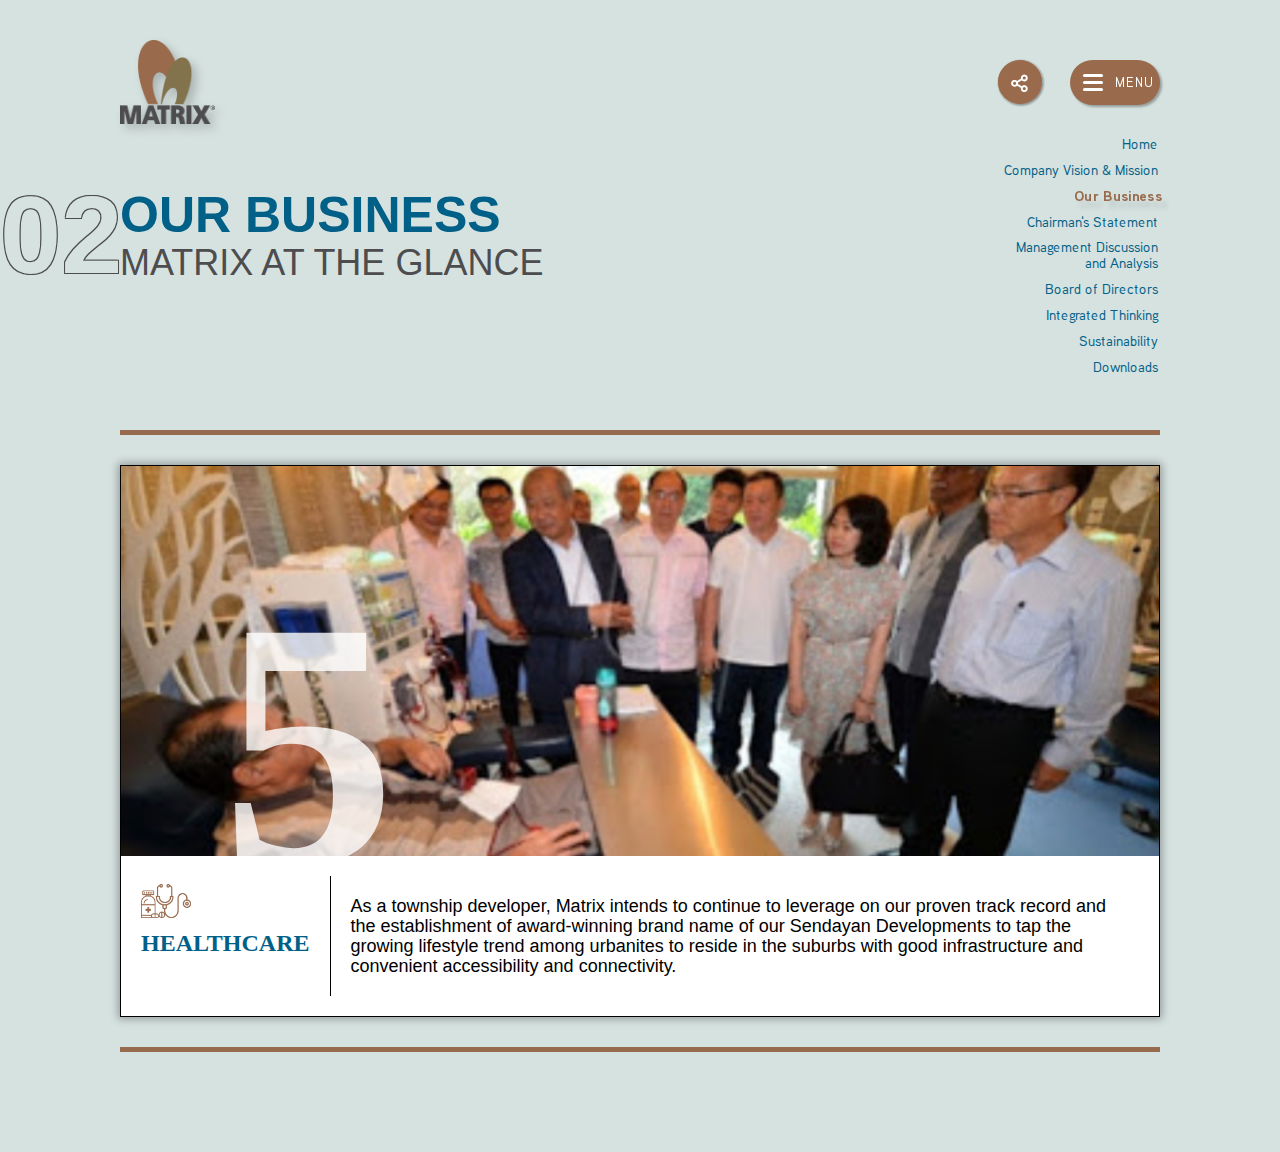
<file: business/healthcare.html>
<!doctype html>
<html class="business">
<head><meta http-equiv="Content-Type" content="text/html; charset=UTF-8" />
<meta http-equiv="Content-Type" content="text/html; charset=utf-8" />
<meta http-equiv="X-UA-Compatible" content="IE=11" />
<meta name="viewport" content="width=device-width,initial-scale=1.0">
<meta charset="UTF-8">
<title>MATRIX - OUR BUSINESS</title>
<link rel="icon" href="../assets/favicon/favicon_icon.ico">
<link rel="stylesheet" href="../assets/css/animate.min.css">
<link rel="stylesheet" href="../assets/css/fonts.min.css">
<link rel="stylesheet" href="../assets/framework/uikit/css/dotnav.min.css"/>
<link rel="stylesheet" href="../assets/framework/uikit/css/uikit.min.css"/>
<link rel="stylesheet" type="text/css" href="../assets/css/main.css" />
<style>
.Landing {
	z-index: 9;
}
</style>
<script src="https://ajax.googleapis.com/ajax/libs/jquery/3.4.1/jquery.min.js"></script>
<script type="text/javascript" src="../assets/js/waypoints.min.js"></script>
<script type="text/javascript" src="../assets/js/countup.min.js"></script>
</head>
<body class="business">
<div class="sticky-background scrolled"></div>
<div data-uk-sticky>
  <a href="../index.html" class="logo"><img src="../assets/img/elements/logo.png" width="95px" height="auto"></a>
  <div class="share">
    <input type="checkbox" href="#" class="share-open" name="share-open" id="share-open"/>
    <label class="share-open-button" for="share-open"> <i class="icon-share"></i> </label>
    <a href="#" class="share-item"> 
      <img src="../assets/img/elements/Dribbble.png">
    </a> 
    <a href="#" class="share-item"> 
      <i class="icon-facebook"></i>
    </a>
  </div>
  <!-- filters -->
  <svg xmlns="http://www.w3.org/2000/svg" version="1.1">
    <defs>
      <filter id="shadowed-goo">
        <fegaussianblur in="SourceGraphic" result="blur" stdDeviation="10" />
        <fecolormatrix in="blur" mode="matrix" values="1 0 0 0 0  0 1 0 0 0  0 0 1 0 0  0 0 0 18 -7" result="goo" />
        <fegaussianblur in="goo" stdDeviation="3" result="shadow" />
        <fecolormatrix in="shadow" mode="matrix" values="0 0 0 0 0  0 0 0 0 0  0 0 0 0 0  0 0 0 1 -0.2" result="shadow" />
        <feoffset in="shadow" dx="1" dy="1" result="shadow" />
        <fecomposite in2="shadow" in="goo" result="goo" />
        <fecomposite in2="goo" in="SourceGraphic" result="mix" />
      </filter>
      <filter id="goo">
        <fegaussianblur in="SourceGraphic" result="blur" stdDeviation="10" />
        <fecolormatrix in="blur" mode="matrix" values="1 0 0 0 0  0 1 0 0 0  0 0 1 0 0  0 0 0 18 -7" result="goo" />
        <fecomposite in2="goo" in="SourceGraphic" result="mix" />
      </filter>
    </defs>
  </svg>
  <div class="menu">
    <label onclick="myFunction()" class="hamburger" id="hamburger2">
    <div class="bar-wrap">
      <div class="bar"></div>
      <div class="bar"></div>
      <div class="bar"></div>
    </div>
    <span class="disable-select">MENU</span>
    </label>
  </div>
  <div class="sidebar">
    <nav class="nav">
      <ul class="nav-items">
        <li class="menu-text close-1">
        	<a id="close-1" href="../index.html"><div class="m-blue"></div>HOME</a>
        </li>
        <li class="menu-text close-1">
			<a href="../company.html">
        <div class="m-blue">01</div>
        <div class="m-text">COMPANY VISION & MISSION</div>
			</a>
        </li>
        <li class="menu-text close-1">
			<a href="../business.html">
        <div class="m-blue">02</div>
        <div class="m-text">OUR BUSINESS</div>
			</a>
        </li>
        <li class="menu-text close-1">
			<a href="../statement.html">
        <div class="m-blue">03</div>
        <div class="m-text">CHAIRMAN'S STATEMENT</div>
			</a>
        </li>
        <li class="menu-text close-1">
			<a href="../management.html">
        <div class="m-blue">04</div>
        <div class="m-text">MANAGEMENT
          DISCUSSION AND ANALYSIS</div>
			</a>
        </li>
        <li class="menu-text close-1">
			<a href="../directors.html">
        <div class="m-blue">05</div>
        <div class="m-text">BOARD OF DIRECTORS</div>
			</a>
        </li>
        <li class="menu-text close-1">
			<a href="../thinking.html">
        <div class="m-blue">06</div>
        <div class="m-text">INTEGRATED THINKING</div>
			</a>
        </li>
        <li class="menu-text close-1">
			<a href="../sustainability.html">
        <div class="m-blue">07</div>
        <div class="m-text">SUSTAINABILITY</div>
			</a>
        </li>
        <li class="menu-text close-1">
			<a href="../downloads.html">
        <div class="m-blue">08</div>
        <div class="m-text">DOWNLOADS
          ANNUAL REPORT 2020</div>
			</a>
        </li>
        <hr class="uk-article-divider">
        <div class="icon-con">
          <a href="#" class="m-share-item"> 
            <i class="icon-facebook"></i>
          </a> 
          <a href="#" class="m-share-item" style="margin-left: 60px"> 
            <img src="../assets/img/elements/Dribbble_2.png">
          </a>
        </div>
      </ul>
    </nav>
  </div>
</div>
<div class="trans"></div>
<ul class="pagination">
  <li class="home"><a href="../index.html">Home</a></li>
  <li class="company"><a href="../company.html">Company Vision & Mission</a></li>
  <li class="business uk-active"><a href="../business.html">Our Business</a></li>
  <li class="statement"><a href="../statement.html">Chairman's Statement</a></li>
  <li class="management"><a href="../management.html">Management Discussion and Analysis</a></li>
  <li class="directors"><a href="../directors.html">Board of Directors</a></li>
  <li class="thinking"><a href="../thinking.html">Integrated Thinking</a></li>
  <li class="sustainability"><a href="../sustainability.html">Sustainability</a></li>
  <li class="downloads"><a href="../downloads.html">Downloads</a></li>
</ul>
<div class="progressCounter"></div>
<div class="mask"></div>
<section class="section-classname home" data-section-name="home">
  <div class="section-main disable-select">
    <div class="title">
      <h1 class="text-number">02</h1>
      <div class="div-header">
        <h2 class="text-header">OUR BUSINESS</h2>
        <h3 class="text-sub-header">MATRIX AT THE GLANCE</h3>
      </div>
    </div>
    <div class="business-content-details">
      <div class="business-item">
        <div class="image item-5"></div>
        <div class="number">5</div>
        <div class="details">
          <div class="attribute">
            <img src="../assets/img/elements/Attribute-5.png">
            <div class="text">HEALTHCARE</div>
          </div>
          <div class="text-content">
            As a township developer, Matrix intends to continue to leverage on our proven track record and the
            establishment of award-winning brand name of our Sendayan Developments to tap the growing lifestyle
            trend among urbanites to reside in the suburbs with good infrastructure and convenient accessibility and
            connectivity.
          </div>
        </div>
      </div>
    </div>
  </div>
</section>
<div id="h-table" class="uk-modal">
  <div class="uk-modal-dialog  uk-modal-dialog-blank"> <a href="#" class="uk-modal-close uk-close"></a> <img src="../assets/img/how-maxis-creates/value.svg" style="margin: auto; width: 100%;"> </div>
</div>
<div id="m-table" class="uk-modal">
  <div class="uk-modal-dialog  uk-modal-dialog-blank"> <a href="#" class="uk-modal-close uk-close"></a> 
  	<img class="uk-hidden-small" src="../assets/img/material/material-matter.svg" >
  	<img class="uk-hidden-large uk-hidden-medium" src="../assets/img/material/material-matter-small.svg" >
  </div>
</div>
<script type="text/javascript" src="../assets/js/index.min.js"></script>
<script type="text/javascript" src="../assets/js/jquery.progressscroll.min.js"></script>
<script type="text/javascript" src="../assets/framework/uikit/js/uikit.min.js"></script>
<script type="text/javascript" src="../assets/framework/uikit/js/slideset.min.js"></script>
<script type="text/javascript" src="../assets/framework/uikit/js/accordion.min.js"></script>
<script type="text/javascript" src="../assets/framework/uikit/js/lightbox.min.js"></script>
<script type="text/javascript" src="../assets/js/countup.min.js"></script>
<script type="text/javascript" src="../assets/js/slick.js"></script>
<script>
    $(".progressCounter").progressScroll();
	$('.button-1').hover(function () {
  $(this).parent().toggleClass('expand');     
});
</script>
<script>
	function myFunction() {
	   var element = document.getElementById("hamburger2");
	   element.classList.toggle("toggle");
		var element = document.getElementById("close-1");
	   element.classList.toggle("close");
	}
</script>
<script>
$('.hamburger').click(function(){
    $('body').toggleClass('no-scroll');
});
</script>
<script>
	$(".menu-text").click(function(){
 $("body").removeClass("show-sidebar no-scroll");
		$(".hamburger").removeClass("toggle");
});
</script>
<script>
  $(document).ready(function() {
    var $nav = $(".sticky-background");
    $nav.toggleClass('scrolled', $(this).scrollTop() > 0);
  });
  $(function() {
    $(document).scroll(function () {
      var $nav = $(".sticky-background");
      $nav.toggleClass('scrolled', $(this).scrollTop() > 0);
    });
  });
</script>
</body>
</html>
</file>
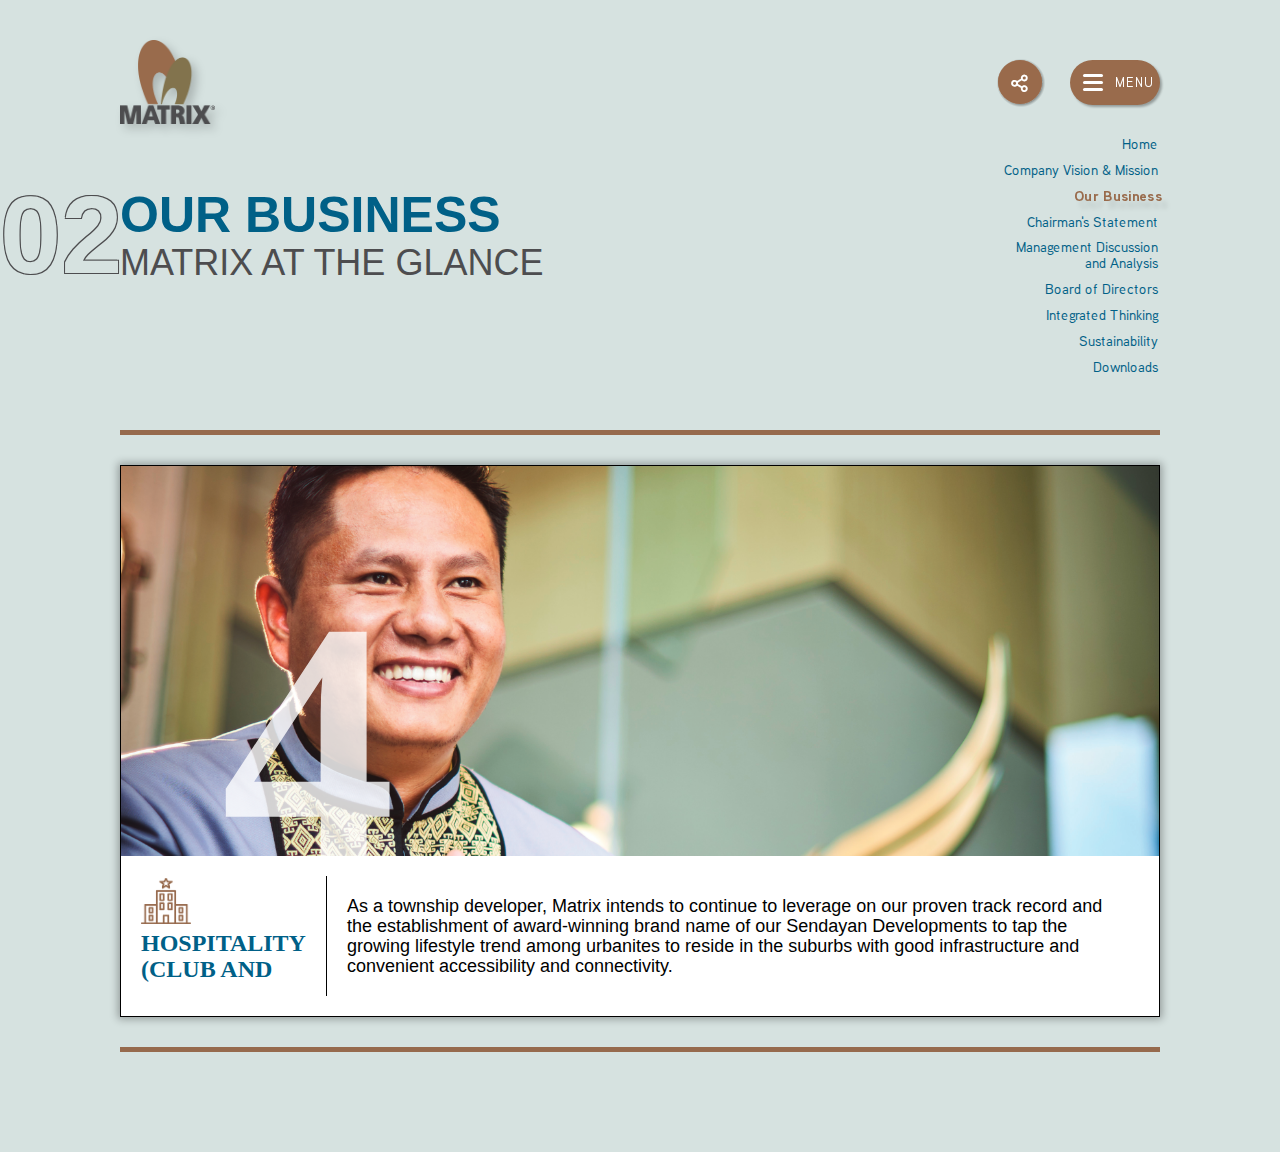
<file: business/hospitality.html>
<!doctype html>
<html class="business">
<head><meta http-equiv="Content-Type" content="text/html; charset=UTF-8" />
<meta http-equiv="Content-Type" content="text/html; charset=utf-8" />
<meta http-equiv="X-UA-Compatible" content="IE=11" />
<meta name="viewport" content="width=device-width,initial-scale=1.0">
<meta charset="UTF-8">
<title>MATRIX - OUR BUSINESS</title>
<link rel="icon" href="../assets/favicon/favicon_icon.ico">
<link rel="stylesheet" href="../assets/css/animate.min.css">
<link rel="stylesheet" href="../assets/css/fonts.min.css">
<link rel="stylesheet" href="../assets/framework/uikit/css/dotnav.min.css"/>
<link rel="stylesheet" href="../assets/framework/uikit/css/uikit.min.css"/>
<link rel="stylesheet" type="text/css" href="../assets/css/main.css" />
<style>
.Landing {
	z-index: 9;
}
</style>
<script src="https://ajax.googleapis.com/ajax/libs/jquery/3.4.1/jquery.min.js"></script>
<script type="text/javascript" src="../assets/js/waypoints.min.js"></script>
<script type="text/javascript" src="../assets/js/countup.min.js"></script>
</head>
<body class="business">
<div class="sticky-background scrolled"></div>
<div data-uk-sticky>
  <a href="../index.html" class="logo"><img src="../assets/img/elements/logo.png" width="95px" height="auto"></a>
  <div class="share">
    <input type="checkbox" href="#" class="share-open" name="share-open" id="share-open"/>
    <label class="share-open-button" for="share-open"> <i class="icon-share"></i> </label>
    <a href="#" class="share-item"> 
      <img src="../assets/img/elements/Dribbble.png">
    </a> 
    <a href="#" class="share-item"> 
      <i class="icon-facebook"></i>
    </a>
  </div>
  <!-- filters -->
  <svg xmlns="http://www.w3.org/2000/svg" version="1.1">
    <defs>
      <filter id="shadowed-goo">
        <fegaussianblur in="SourceGraphic" result="blur" stdDeviation="10" />
        <fecolormatrix in="blur" mode="matrix" values="1 0 0 0 0  0 1 0 0 0  0 0 1 0 0  0 0 0 18 -7" result="goo" />
        <fegaussianblur in="goo" stdDeviation="3" result="shadow" />
        <fecolormatrix in="shadow" mode="matrix" values="0 0 0 0 0  0 0 0 0 0  0 0 0 0 0  0 0 0 1 -0.2" result="shadow" />
        <feoffset in="shadow" dx="1" dy="1" result="shadow" />
        <fecomposite in2="shadow" in="goo" result="goo" />
        <fecomposite in2="goo" in="SourceGraphic" result="mix" />
      </filter>
      <filter id="goo">
        <fegaussianblur in="SourceGraphic" result="blur" stdDeviation="10" />
        <fecolormatrix in="blur" mode="matrix" values="1 0 0 0 0  0 1 0 0 0  0 0 1 0 0  0 0 0 18 -7" result="goo" />
        <fecomposite in2="goo" in="SourceGraphic" result="mix" />
      </filter>
    </defs>
  </svg>
  <div class="menu">
    <label onclick="myFunction()" class="hamburger" id="hamburger2">
    <div class="bar-wrap">
      <div class="bar"></div>
      <div class="bar"></div>
      <div class="bar"></div>
    </div>
    <span class="disable-select">MENU</span>
    </label>
  </div>
  <div class="sidebar">
    <nav class="nav">
      <ul class="nav-items">
        <li class="menu-text close-1">
        	<a id="close-1" href="../index.html"><div class="m-blue"></div>HOME</a>
        </li>
        <li class="menu-text close-1">
			<a href="../company.html">
        <div class="m-blue">01</div>
        <div class="m-text">COMPANY VISION & MISSION</div>
			</a>
        </li>
        <li class="menu-text close-1">
			<a href="../business.html">
        <div class="m-blue">02</div>
        <div class="m-text">OUR BUSINESS</div>
			</a>
        </li>
        <li class="menu-text close-1">
			<a href="../statement.html">
        <div class="m-blue">03</div>
        <div class="m-text">CHAIRMAN'S STATEMENT</div>
			</a>
        </li>
        <li class="menu-text close-1">
			<a href="../management.html">
        <div class="m-blue">04</div>
        <div class="m-text">MANAGEMENT
          DISCUSSION AND ANALYSIS</div>
			</a>
        </li>
        <li class="menu-text close-1">
			<a href="../directors.html">
        <div class="m-blue">05</div>
        <div class="m-text">BOARD OF DIRECTORS</div>
			</a>
        </li>
        <li class="menu-text close-1">
			<a href="../thinking.html">
        <div class="m-blue">06</div>
        <div class="m-text">INTEGRATED THINKING</div>
			</a>
        </li>
        <li class="menu-text close-1">
			<a href="../sustainability.html">
        <div class="m-blue">07</div>
        <div class="m-text">SUSTAINABILITY</div>
			</a>
        </li>
        <li class="menu-text close-1">
			<a href="../downloads.html">
        <div class="m-blue">08</div>
        <div class="m-text">DOWNLOADS
          ANNUAL REPORT 2020</div>
			</a>
        </li>
        <hr class="uk-article-divider">
        <div class="icon-con">
          <a href="#" class="m-share-item"> 
            <i class="icon-facebook"></i>
          </a> 
          <a href="#" class="m-share-item" style="margin-left: 60px"> 
            <img src="../assets/img/elements/Dribbble_2.png">
          </a>
        </div>
      </ul>
    </nav>
  </div>
</div>
<div class="trans"></div>
<ul class="pagination">
  <li class="home"><a href="../index.html">Home</a></li>
  <li class="company"><a href="../company.html">Company Vision & Mission</a></li>
  <li class="business uk-active"><a href="../business.html">Our Business</a></li>
  <li class="statement"><a href="../statement.html">Chairman's Statement</a></li>
  <li class="management"><a href="../management.html">Management Discussion and Analysis</a></li>
  <li class="directors"><a href="../directors.html">Board of Directors</a></li>
  <li class="thinking"><a href="../thinking.html">Integrated Thinking</a></li>
  <li class="sustainability"><a href="../sustainability.html">Sustainability</a></li>
  <li class="downloads"><a href="../downloads.html">Downloads</a></li>
</ul>
<div class="progressCounter"></div>
<div class="mask"></div>
<section class="section-classname home" data-section-name="home">
  <div class="section-main disable-select">
    <div class="title">
      <h1 class="text-number">02</h1>
      <div class="div-header">
        <h2 class="text-header">OUR BUSINESS</h2>
        <h3 class="text-sub-header">MATRIX AT THE GLANCE</h3>
      </div>
    </div>
    <div class="business-content-details">
      <div class="business-item">
        <div class="image item-4"></div>
        <div class="number">4</div>
        <div class="details">
          <div class="attribute">
            <img src="../assets/img/elements/Attribute-4.png">
            <div class="text">HOSPITALITY<br>(CLUB AND HOTEL)</div>
          </div>
          <div class="text-content">
            As a township developer, Matrix intends to continue to leverage on our proven track record and the
            establishment of award-winning brand name of our Sendayan Developments to tap the growing lifestyle
            trend among urbanites to reside in the suburbs with good infrastructure and convenient accessibility and
            connectivity.
          </div>
        </div>
      </div>
    </div>
  </div>
</section>
<div id="h-table" class="uk-modal">
  <div class="uk-modal-dialog  uk-modal-dialog-blank"> <a href="#" class="uk-modal-close uk-close"></a> <img src="../assets/img/how-maxis-creates/value.svg" style="margin: auto; width: 100%;"> </div>
</div>
<div id="m-table" class="uk-modal">
  <div class="uk-modal-dialog  uk-modal-dialog-blank"> <a href="#" class="uk-modal-close uk-close"></a> 
  	<img class="uk-hidden-small" src="../assets/img/material/material-matter.svg" >
  	<img class="uk-hidden-large uk-hidden-medium" src="../assets/img/material/material-matter-small.svg" >
  </div>
</div>
<script type="text/javascript" src="../assets/js/index.min.js"></script>
<script type="text/javascript" src="../assets/js/jquery.progressscroll.min.js"></script>
<script type="text/javascript" src="../assets/framework/uikit/js/uikit.min.js"></script>
<script type="text/javascript" src="../assets/framework/uikit/js/slideset.min.js"></script>
<script type="text/javascript" src="../assets/framework/uikit/js/accordion.min.js"></script>
<script type="text/javascript" src="../assets/framework/uikit/js/lightbox.min.js"></script>
<script type="text/javascript" src="../assets/js/countup.min.js"></script>
<script type="text/javascript" src="../assets/js/slick.js"></script>
<script>
    $(".progressCounter").progressScroll();
	$('.button-1').hover(function () {
  $(this).parent().toggleClass('expand');     
});
</script>
<script>
	function myFunction() {
	   var element = document.getElementById("hamburger2");
	   element.classList.toggle("toggle");
		var element = document.getElementById("close-1");
	   element.classList.toggle("close");
	}
</script>
<script>
$('.hamburger').click(function(){
    $('body').toggleClass('no-scroll');
});
</script>
<script>
	$(".menu-text").click(function(){
 $("body").removeClass("show-sidebar no-scroll");
		$(".hamburger").removeClass("toggle");
});
</script>
<script>
  $(document).ready(function() {
    var $nav = $(".sticky-background");
    $nav.toggleClass('scrolled', $(this).scrollTop() > 0);
  });
  $(function() {
    $(document).scroll(function () {
      var $nav = $(".sticky-background");
      $nav.toggleClass('scrolled', $(this).scrollTop() > 0);
    });
  });
</script>
</body>
</html>
</file>
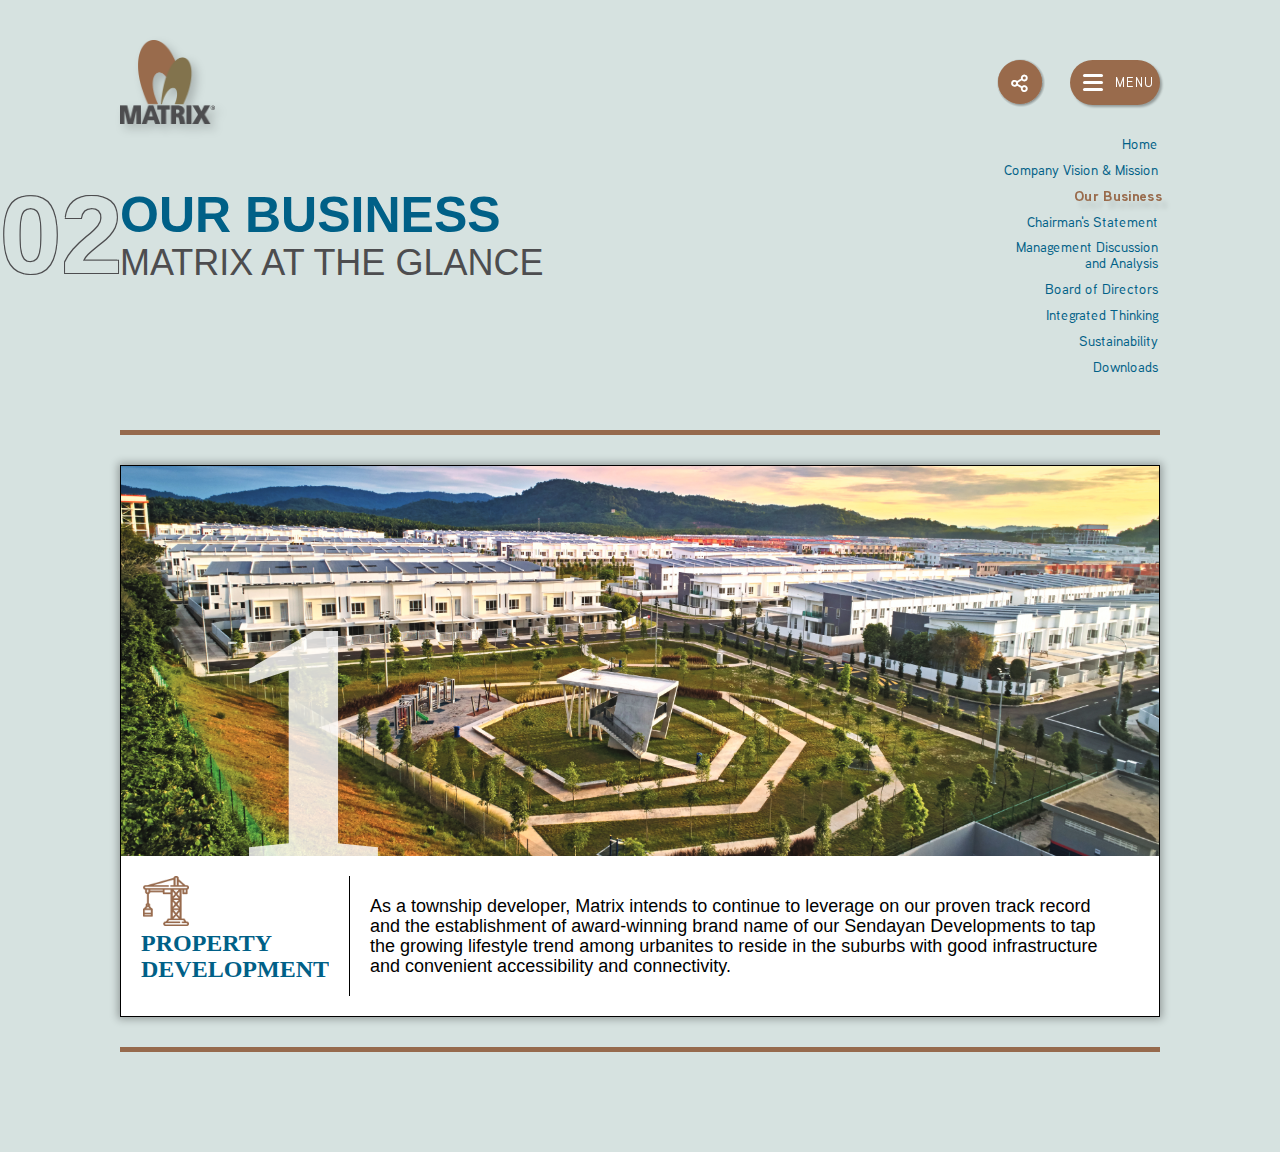
<file: business/property-development.html>
<!doctype html>
<html class="business">
<head><meta http-equiv="Content-Type" content="text/html; charset=UTF-8" />
<meta http-equiv="Content-Type" content="text/html; charset=utf-8" />
<meta http-equiv="X-UA-Compatible" content="IE=11" />
<meta name="viewport" content="width=device-width,initial-scale=1.0">
<meta charset="UTF-8">
<title>MATRIX - OUR BUSINESS</title>
<link rel="icon" href="../assets/favicon/favicon_icon.ico">
<link rel="stylesheet" href="../assets/css/animate.min.css">
<link rel="stylesheet" href="../assets/css/fonts.min.css">
<link rel="stylesheet" href="../assets/framework/uikit/css/dotnav.min.css"/>
<link rel="stylesheet" href="../assets/framework/uikit/css/uikit.min.css"/>
<link rel="stylesheet" type="text/css" href="../assets/css/main.css" />
<style>
.Landing {
	z-index: 9;
}
</style>
<script src="https://ajax.googleapis.com/ajax/libs/jquery/3.4.1/jquery.min.js"></script>
<script type="text/javascript" src="../assets/js/waypoints.min.js"></script>
<script type="text/javascript" src="../assets/js/countup.min.js"></script>
</head>
<body class="business">
<div class="sticky-background scrolled"></div>
<div data-uk-sticky>
  <a href="../index.html" class="logo"><img src="../assets/img/elements/logo.png" width="95px" height="auto"></a>
  <div class="share">
    <input type="checkbox" href="#" class="share-open" name="share-open" id="share-open"/>
    <label class="share-open-button" for="share-open"> <i class="icon-share"></i> </label>
    <a href="#" class="share-item"> 
      <img src="../assets/img/elements/Dribbble.png">
    </a> 
    <a href="#" class="share-item"> 
      <i class="icon-facebook"></i>
    </a>
  </div>
  <!-- filters -->
  <svg xmlns="http://www.w3.org/2000/svg" version="1.1">
    <defs>
      <filter id="shadowed-goo">
        <fegaussianblur in="SourceGraphic" result="blur" stdDeviation="10" />
        <fecolormatrix in="blur" mode="matrix" values="1 0 0 0 0  0 1 0 0 0  0 0 1 0 0  0 0 0 18 -7" result="goo" />
        <fegaussianblur in="goo" stdDeviation="3" result="shadow" />
        <fecolormatrix in="shadow" mode="matrix" values="0 0 0 0 0  0 0 0 0 0  0 0 0 0 0  0 0 0 1 -0.2" result="shadow" />
        <feoffset in="shadow" dx="1" dy="1" result="shadow" />
        <fecomposite in2="shadow" in="goo" result="goo" />
        <fecomposite in2="goo" in="SourceGraphic" result="mix" />
      </filter>
      <filter id="goo">
        <fegaussianblur in="SourceGraphic" result="blur" stdDeviation="10" />
        <fecolormatrix in="blur" mode="matrix" values="1 0 0 0 0  0 1 0 0 0  0 0 1 0 0  0 0 0 18 -7" result="goo" />
        <fecomposite in2="goo" in="SourceGraphic" result="mix" />
      </filter>
    </defs>
  </svg>
  <div class="menu">
    <label onclick="myFunction()" class="hamburger" id="hamburger2">
    <div class="bar-wrap">
      <div class="bar"></div>
      <div class="bar"></div>
      <div class="bar"></div>
    </div>
    <span class="disable-select">MENU</span>
    </label>
  </div>
  <div class="sidebar">
    <nav class="nav">
      <ul class="nav-items">
        <li class="menu-text close-1">
        	<a id="close-1" href="../index.html"><div class="m-blue"></div>HOME</a>
        </li>
        <li class="menu-text close-1">
			<a href="../company.html">
        <div class="m-blue">01</div>
        <div class="m-text">COMPANY VISION & MISSION</div>
			</a>
        </li>
        <li class="menu-text close-1">
			<a href="../business.html">
        <div class="m-blue">02</div>
        <div class="m-text">OUR BUSINESS</div>
			</a>
        </li>
        <li class="menu-text close-1">
			<a href="../statement.html">
        <div class="m-blue">03</div>
        <div class="m-text">CHAIRMAN'S STATEMENT</div>
			</a>
        </li>
        <li class="menu-text close-1">
			<a href="../management.html">
        <div class="m-blue">04</div>
        <div class="m-text">MANAGEMENT
          DISCUSSION AND ANALYSIS</div>
			</a>
        </li>
        <li class="menu-text close-1">
			<a href="../directors.html">
        <div class="m-blue">05</div>
        <div class="m-text">BOARD OF DIRECTORS</div>
			</a>
        </li>
        <li class="menu-text close-1">
			<a href="../thinking.html">
        <div class="m-blue">06</div>
        <div class="m-text">INTEGRATED THINKING</div>
			</a>
        </li>
        <li class="menu-text close-1">
			<a href="../sustainability.html">
        <div class="m-blue">07</div>
        <div class="m-text">SUSTAINABILITY</div>
			</a>
        </li>
        <li class="menu-text close-1">
			<a href="../downloads.html">
        <div class="m-blue">08</div>
        <div class="m-text">DOWNLOADS
          ANNUAL REPORT 2020</div>
			</a>
        </li>
        <hr class="uk-article-divider">
        <div class="icon-con">
          <a href="#" class="m-share-item"> 
            <i class="icon-facebook"></i>
          </a> 
          <a href="#" class="m-share-item" style="margin-left: 60px"> 
            <img src="../assets/img/elements/Dribbble_2.png">
          </a>
        </div>
      </ul>
    </nav>
  </div>
</div>
<div class="trans"></div>
<ul class="pagination">
  <li class="home"><a href="../index.html">Home</a></li>
  <li class="company"><a href="../company.html">Company Vision & Mission</a></li>
  <li class="business uk-active"><a href="../business.html">Our Business</a></li>
  <li class="statement"><a href="../statement.html">Chairman's Statement</a></li>
  <li class="management"><a href="../management.html">Management Discussion and Analysis</a></li>
  <li class="directors"><a href="../directors.html">Board of Directors</a></li>
  <li class="thinking"><a href="../thinking.html">Integrated Thinking</a></li>
  <li class="sustainability"><a href="../sustainability.html">Sustainability</a></li>
  <li class="downloads"><a href="../downloads.html">Downloads</a></li>
</ul>
<div class="progressCounter"></div>
<div class="mask"></div>
<section class="section-classname home" data-section-name="home">
  <div class="section-main disable-select">
    <div class="title">
      <h1 class="text-number">02</h1>
      <div class="div-header">
        <h2 class="text-header">OUR BUSINESS</h2>
        <h3 class="text-sub-header">MATRIX AT THE GLANCE</h3>
      </div>
    </div>
    <div class="business-content-details">
      <div class="business-item">
        <div class="image item-1"></div>
        <div class="number">1</div>
        <div class="details">
          <div class="attribute">
            <img src="../assets/img/elements/Attribute-1.png">
            <div class="text">PROPERTY<br>DEVELOPMENT</div>
          </div>
          <div class="text-content">
            As a township developer, Matrix intends to continue to leverage on our proven track record and the
            establishment of award-winning brand name of our Sendayan Developments to tap the growing lifestyle
            trend among urbanites to reside in the suburbs with good infrastructure and convenient accessibility and
            connectivity.
          </div>
        </div>
      </div>
    </div>
  </div>
</section>
<div id="h-table" class="uk-modal">
  <div class="uk-modal-dialog  uk-modal-dialog-blank"> <a href="#" class="uk-modal-close uk-close"></a> <img src="../assets/img/how-maxis-creates/value.svg" style="margin: auto; width: 100%;"> </div>
</div>
<div id="m-table" class="uk-modal">
  <div class="uk-modal-dialog  uk-modal-dialog-blank"> <a href="#" class="uk-modal-close uk-close"></a> 
  	<img class="uk-hidden-small" src="../assets/img/material/material-matter.svg" >
  	<img class="uk-hidden-large uk-hidden-medium" src="../assets/img/material/material-matter-small.svg" >
  </div>
</div>
<script type="text/javascript" src="../assets/js/index.min.js"></script>
<script type="text/javascript" src="../assets/js/jquery.progressscroll.min.js"></script>
<script type="text/javascript" src="../assets/framework/uikit/js/uikit.min.js"></script>
<script type="text/javascript" src="../assets/framework/uikit/js/slideset.min.js"></script>
<script type="text/javascript" src="../assets/framework/uikit/js/accordion.min.js"></script>
<script type="text/javascript" src="../assets/framework/uikit/js/lightbox.min.js"></script>
<script type="text/javascript" src="../assets/js/countup.min.js"></script>
<script type="text/javascript" src="../assets/js/slick.js"></script>
<script>
    $(".progressCounter").progressScroll();
	$('.button-1').hover(function () {
  $(this).parent().toggleClass('expand');     
});
</script>
<script>
	function myFunction() {
	   var element = document.getElementById("hamburger2");
	   element.classList.toggle("toggle");
		var element = document.getElementById("close-1");
	   element.classList.toggle("close");
	}
</script>
<script>
$('.hamburger').click(function(){
    $('body').toggleClass('no-scroll');
});
</script>
<script>
	$(".menu-text").click(function(){
 $("body").removeClass("show-sidebar no-scroll");
		$(".hamburger").removeClass("toggle");
});
</script>
<script>
  $(document).ready(function() {
    var $nav = $(".sticky-background");
    $nav.toggleClass('scrolled', $(this).scrollTop() > 0);
  });
  $(function() {
    $(document).scroll(function () {
      var $nav = $(".sticky-background");
      $nav.toggleClass('scrolled', $(this).scrollTop() > 0);
    });
  });
</script>
</body>
</html>
</file>
<file: assets/css/main.css>
@charset "UTF-8";
html {
	font-family: Aaux Next!important
}

body {
	width: 100%;
	height: 100%;
    position: fixed;
}

body.home, 
body.company {
	background-color: #D5CFC5;
}

.disable-select {
	user-select: none; /* supported by Chrome and Opera */
   -webkit-user-select: none; /* Safari */
   -khtml-user-select: none; /* Konqueror HTML */
   -moz-user-select: none; /* Firefox */
   -ms-user-select: none; /* Internet Explorer/Edge */
}

/* width */
::-webkit-scrollbar {
	width: 10px;
}

/* Track */
::-webkit-scrollbar-track {
background: transparent; 
}

/* Handle */
::-webkit-scrollbar-thumb {
background: #D5CFC5
}

/* Handle on hover */
::-webkit-scrollbar-thumb:hover {
background: #D5CFC5
}

#home {
	width: 100%;
	height: 100vh!important;
	z-index: 1
}

.cover-bg {
	height: 100vh
}

#fifth,
#fourth,
#second,
#seventh,
#sixth,
#third {
	z-index: 2
}

.main-wrap {
	width: 100vw;
	height: 100vh;
	position: absolute;
	top: 0;
	left: 0;
	backface-visibility: hidden
}

.home-wrapper {
	position: relative;
	margin-left: auto;
	margin-right: auto;
	display: table;
	text-align: center
}

.wrap-item {
	position: absolute;
	width: 100%;
	height: 100vh;
	top: 0;
	left: 0;
	bottom: 0
}

.A-1 {
	width: 500px;
	top: -8%;
	left: -4%;
	z-index: 5;
	animation-delay: .35s
}

.A-2 {
	width: 200px;
	top: 2%;
	left: 18%;
	z-index: 4;
	animation-delay: .2s
}

.A-3 {
	width: 400px;
	top: 10%;
	left: 28%;
	z-index: 3;
	animation-delay: .3s
}

.A-4 {
	width: 330px;
	top: 45%;
	left: -5%;
	z-index: 3;
	animation-delay: .3s
}

.A-5 {
	width: 400px;
	top: 52%;
	left: 13%;
	z-index: 2;
	animation-delay: 0s
}

.A-6 {
	width: 580px;
	bottom: 0;
	left: -2%;
	z-index: 1;
	animation-delay: .1s
}

.A-7 {
	width: 580px;
	bottom: 0;
	left: 32%;
	z-index: 1;
	animation-delay: .1s
}

.A-8 {
	width: 400px;
	top: 30%;
	left: 25%;
	z-index: 1
}

.A-1,
.A-2,
.A-3,
.A-4,
.A-5,
.A-6,
.A-7,
.A-8 {
	position: absolute;
	transition: .5s ease
}

.arrow {
	width: 25px;
	height: 25px;
	margin-right: 10px
}

.slide-out-top {
	-webkit-animation: slide-out-top .5s cubic-bezier(.55, .085, .68, .53) both;
	animation: slide-out-top .5s cubic-bezier(.55, .085, .68, .53) both
}

@-webkit-keyframes slide-out-top {
	0% {
		-webkit-transform: translateY(0);
		transform: translateY(0);
		opacity: 1
	}
	100% {
		-webkit-transform: translateY(-1000px);
		transform: translateY(-1000px);
		opacity: 1
	}
}

@keyframes slide-out-top {
	0% {
		-webkit-transform: translateY(0);
		transform: translateY(0);
		opacity: 1
	}
	100% {
		-webkit-transform: translateY(-1000px);
		transform: translateY(-1000px);
		opacity: 1
	}
}

.bg {
	position: fixed;
	top: 0;
	left: 0;
	background-size: cover;
	background-attachment: fixed;
	background-position: 50% 50%;
	height: 100vh
}

.R-cont-1,
.R-cont-2,
.R-cont-3,
.R-cont-4,
.R-cont-5,
.R-cont-6,
.R-cont-7,
.R-cont-8 {
	left: 0;
	height: 100%;
	margin: 0 auto;
	z-index: 8;
	animation-delay: 1s;
	background-color: #f5f4f4
}

.R-cont-1 {
	padding: 60px 0 70px 0
}

.R-cont-2 {
	padding: 60px 0 70px 0
}

.R-cont-3 {
	padding: 60px 0 120px 0
}

.R-cont-4 {
	padding: 70px 0 70px 0
}

.R-cont-5 {
	padding: 70px 0 190px 0;
	position: relative
}

.R-cont-6 {
	padding: 70px 0 120px 0
}

.R-cont-7,
.R-cont-8 {
	padding: 70px 0 70px 0
}

.watermark-bg {
	background-image: url(../img/elements/watermark.svg);
	position: absolute;
	top: 25%;
	left: 20%;
	background-repeat: no-repeat;
	width: 50%;
	height: 100%;
	opacity: .2;
	z-index: -1
}

.uk-container {
	padding: 0 155px 0 80px
}

.cover-bg {
	background-image: url(../img/cover/cover.png);
	background-repeat: no-repeat;
	background-size: cover
}

.L-title-con-1,
.L-title-con-2,
.L-title-con-3,
.L-title-con-4,
.L-title-con-5,
.L-title-con-6,
.L-title-con-7,
.L-title-con-8 {
	position: absolute;
	margin-top: 20%;
	font-size: 36px;
	color: #fff;
	line-height: 1.2;
	z-index: 7
}

.logo {
	padding: 40px 0;
	position: fixed;
	top: 0;
	left: 120px;
	z-index: 14;
}

.logo img {
	-webkit-filter: drop-shadow(5px 5px 5px rgba(0, 0, 0, 0.2));
  	filter: drop-shadow(5px 5px 5px rgba(0, 0, 0, 0.2));
}

.title-con {
	top: 35%;
	left: 40%;
	transition: all .4s ease
}

#next-img svg {
	width: 60%;
	position: relative
}

#dot,
#next {
	fill: transparent;
	stroke: #a6ce39;
	stroke-width: 1px;
	stroke-dasharray: 3000px;
	stroke-dashoffset: -3000px;
	animation-delay: .3s
}

.title2-ani {
	animation: next-ani 2.8s ease-in-out forwards .5s
}

@keyframes next-ani {
	0% {
		stroke-dashoffset: 3000
	}
	60% {
		stroke-dashoffset: 1000
	}
	100% {
		stroke-dashoffset: 0;
		fill: #a6ce39
	}
}

.title-1 {
	animation-delay: .5s
}

.title-3 {
	animation-delay: .6s
}

.title-1 {
	font-family: aauxbold;
	letter-spacing: 3px;
	font-weight: 200;
	font-size: 35px;
	color: #006087;
	margin: 0
}

.title-3 {
	font-family: aauxbold;
	letter-spacing: 2px;
	font-weight: 300;
	font-size: 14px;
	color: #666;
	padding-top: 0;
	margin: 0
}

.video-box {
	width: 100%;
	position: relative
}

.L-title {
	left: 4%;
	top: 50%;
	letter-spacing: 3px;
	font-size: 48px;
	color: #fff;
	font-weight: 700;
	position: fixed
}

.Box-1 {
	width: 61px;
	height: 61px;
	background-color: #8be600;
	position: absolute;
	margin-top: 20px
}

.A-02 {
	font-family: aauxbold;
	font-size: 30px;
	color: #fff;
	margin: 0;
	padding-top: 6px
}

.L-text {
	font-family: aauxbold;
	position: absolute;
	margin-left: 100px;
	width: 16%
}

.rectangle {
	height: 5px;
	background-color: #8be600
}

.Box-2 {
	width: 58px;
	height: 58px;
	border: 3px solid #8be600;
	margin-left: 10px;
	margin-top: 10px;
	position: absolute
}

.L-cont-4 .t-con .Box-1 {
	margin-top: 10px
}

.L-cont-4 .t-con .Box-2 {
	margin-top: 0
}

.L-cont-1 .L-text {
	width: 170px
}

.L-cont-2 .L-text {
	width: 160px
}

.L-cont-3 .L-text {
	width: 140px
}

.L-cont-4 .L-text {
	width: 125px
}

.L-cont-5 .L-text {
	margin-top: -40px;
	width: 190px
}

.L-cont-6 .L-text {
	margin-top: -40px;
	width: 185px
}

.L-cont-7 .L-text {
	width: 180px
}

.L-cont-8 .L-text {
	margin-top: 20px;
	width: 170px
}

.L-title-con-1 {
	margin-left: 30px
}

.L-title-con-2 {
	margin-left: 30px
}

.L-title-con-3 {
	margin-left: 50px
}

.L-title-con-4 {
	margin-left: 50px
}

.L-title-con-5 {
	margin-left: 20px
}

.L-title-con-6 {
	margin-left: 20px
}

.L-title-con-7 {
	margin-left: 30px
}

.L-title-con-8 {
	margin-left: 30px
}

svg {
	position: absolute
}

circle {
	fill: #fff
}

svg .animated-circle {
	fill: transparent;
	stroke-width: 40px;
	stroke: #8ce600;
	stroke-dasharray: 126;
	stroke-dashoffset: 126
}

.mask {
	display: table-row;
	position: fixed;
	width: 100%;
	height: 100%;
	top: 0;
	left: 0;
	right: 0;
	bottom: 0;
	background-color: rgba(0, 0, 0, .4);
	opacity: 0;
	pointer-events: none;
	transition-property: opacity;
	z-index: 14
}

.sidebar {
	position: fixed;
	z-index: 15;
	top: 0;
	right: 0;
	height: 100%;
	width: 40%;
	max-width: 450px;
	background: rgba(153, 107, 76, 0.8);
	overflow: hidden;
	overflow-x: hidden;
	-webkit-transform: translate3d(150%, 0, 0);
	transform: translate3d(150%, 0, 0);
	transition-property: transform;
	will-change: transform, -webkit-transform
}

.sidebar-close {
	display: none
}

.sidebar {
	color: #fff;
	text-decoration: none
}

.menu-bg {
	width: 100%;
	height: 100%;
	position: fixed;
	top: 0;
	left: 0;
	opacity: .5
}

.menu-text {
	padding: 6px 0;
}

.menu-text a {
	display: flex;
	width: 100%;
	color: #fff;
	font-size: 14px;
	font-family: aauxregular;
	letter-spacing: 2px;
	text-decoration: none;
	padding-bottom: 20px;
	transition: .5s ease
}

.sidebar .menu-text:hover {
	padding-left: 20px;
	transition: .5s ease
}

.menu-text a:hover,
.menu-text a:hover div {
	font-family: aauxbold;
	color: #006087
}

.m-blue {
	font-family: aauxbold;
	font-size: 22px;
	margin-bottom: 10px;
	min-width: 60px;
}

.nav-items {
	margin: 0;
	list-style: none;
	position: fixed;
	top: 150px;
	left: 30px;
	right: 60px;
	bottom: 60px;
	font-size: 12px;
	z-index: 9;
	text-align: left;
	overflow: scroll;
	overflow-y: auto;
	max-height: 100%;
	overflow-x: hidden;
}

@media(max-width: 400px) {
	.nav-items {
		left: 0;
		right:	30px;
	}
}

.nav-title {
	display: block;
	padding: 10px 50px;
	text-transform: uppercase;
	font-weight: 600;
	color: #465162
}

.nav-link {
	display: block;
	padding: 10px 50px;
	text-decoration: none;
	transition: background-color .3s ease
}

.nav-link:hover {
	background-color: #282d36
}

.sidebar-separator {
	margin: 30px;
	height: 2px;
	background-color: #000;
	border-bottom: 1px solid #2b313a
}

.clicked {
	display: none
}

.toggle {
	background-color: transparent!important
}

.hamburger {
	display: block;
	position: fixed;
	top: 60px;
	right: 120px;
	cursor: pointer;
	z-index: 16;
	background-color: #996B4C;
	border-radius: 50px;
	margin-left: -40px;
	color: #fff;
	text-align: center;
	font-size: 16px;
	line-height: 49px;
	width: 90px;
	height: 45px;
	transition-property: all;
	filter: drop-shadow( 2px 2px 1px rgba(0, 0, 0, .3));
	overflow: hidden
}

.hamburger:checked+.clicked {
	transition-timing-function: cubic-bezier(.175, .885, .32, 1.275);
	transition-duration: .4s;
	transition-property: all;
	background-color: transparent
}

.bar {
	margin-top: 14px;
	margin-left: 13px;
	display: block;
	position: relative;
	background-color: #fff;
	width: 20px;
	height: 3px;
	border-radius: 2px;
	transition-property: transform, opacity, background-color, width
}

.bar:first-child {
	top: 0
}

.bar:nth-child(2) {
	opacity: 1
}

.bar:last-child {
	bottom: 0
}

.hamburger span {
	position: fixed;
	top: 0;
	font-family: aauxmedium;
	font-size: 13px;
	letter-spacing: 1px
}

.hamburger:hover {
	border-color: #fff
}

.hamburger:hover .bar {
	background-color: #fff
}

.bar+.bar {
	margin-top: 4px
}

.icon-con {
	margin-top: 20px
}

.bar,
.hamburger,
.mask {
	transition-duration: .3s;
	transition-timing-function: cubic-bezier(.694, .0482, .335, 1)
}

.close .sidebar {
	transition-duration: .5s;
	-webkit-transform: translateX(50%);
	transform: translateX(50%);
	transition-property: transform
}

.show-sidebar .sidebar {
	-webkit-transform: translateX(0);
	transform: translateX(0)
}

.show-sidebar .mask {
	opacity: 1;
	pointer-events: auto
}

.show-sidebar .bar {
	background-color: #fff
}

.show-sidebar .bar:first-child {
	width: 20px;
	-webkit-transform: rotate(45deg) translate(6px, 5px);
	transform: rotate(45deg) translate(6px, 5px)
}

.show-sidebar .bar:nth-child(2) {
	opacity: 0
}

.show-sidebar .bar:last-child {
	width: 20px;
	-webkit-transform: rotate(-45deg) translate(5px, -4px);
	transform: rotate(-45deg) translate(5px, -4px)
}

.s-text {
	border: 2px solid #8ce600;
	height: 40px;
	text-align: center;
	width: 130px;
	border-radius: 40px;
	background-color: transparent;
	color: #8ce600;
	font-size: 12px;
	letter-spacing: 2px;
	cursor: pointer;
	transition: .5s ease
}

.s-text:hover {
	transition: .5s ease;
	background-color: #8ce600;
	color: #fff;
	cursor: pointer
}

.pagination {
	position: absolute;
	right: 120px;
	top: -60px;
	font-size: 14px;
	z-index: 12;
	text-align: right;
	list-style: none
}

li a {
	display: inline-block;
	margin-bottom: 5px;
	color: #006087;
	padding: 2px;
	transition: .2s ease;
	width: 160px;
	line-height: 16px;
	right: 0;
	font-family: aauxmedium
}

li a:hover {
	color: #996B4C;
	text-decoration: none;
	font-weight: 600;
	transition: .2s ease
}

li.uk-active a {
	color: #006087;
	text-decoration: none;
	font-weight: 600
}

.slideleft {
	-webkit-animation: slideleft .5s ease-in-out 1s forwards;
	animation: slideleft .5s ease-in-out 1s forwards
}

@-webkit-keyframes slideleft {
	from {
		transform: translateX(0)
	}
	to {
		transform: translateX(-500px)
	}
}

@keyframes slideleft {
	from {
		transform: translateX(0)
	}
	to {
		transform: translateX(-500px)
	}
}

.slideback {
	-webkit-animation: slideback .5s ease-in-out forwards;
	animation: slideback .5s ease-in-out forwards
}

@-webkit-keyframes slideback {
	from {
		transform: translateX(-500px)
	}
	to {
		transform: translateX(0)
	}
}

@keyframes slideback {
	from {
		transform: translateX(-500px)
	}
	to {
		transform: translateX(0)
	}
}

.video-head {
	height: 20.75px
}

.name {
	color: #006087
}

.coma {
	width: 30px;
	height: 23px
}

.c-title {
	color: #222;
	font-size: 22px;
	font-weight: bolder;
	margin-bottom: 10px;
	margin-top: 5px;
	font-family: aauxbold;
	line-height: 24px
}

.m-share-item {
	background: white;
	border-radius: 100%;
	width: 40px;
	height: 40px;
	margin-bottom: 20px;
	position: absolute;
	color: #A57F64;
	text-align: center;
	font-size: 20px;
	font-weight: bold;
	line-height: 43px;
	transition: all .5 ease
}

.m-share-item {
	display: flex;
	justify-content: center;
	align-items: center;
}

.m-share-item img {
	width: 20px;
}

.m-share-item:hover {
	color: #A57F64;
	text-decoration: none;
	box-shadow: 0 5px 20px rgba(0, 0, 0, .2);
	transform: scale(1.03);
	transition: all .5 ease
}

p {
	font-size: 14px;
	font-family: aauxregular;
	letter-spacing: .2px;
	line-height: 22px;
	color: #888
}

.green {
	font-size: 14px;
	font-family: aauxbold;
	color: #a6ce39;
	font-weight: 500;
	line-height: 1.5;
	letter-spacing: .5px;
	margin-bottom: 0
}

.content .green {
	font-size: 14px;
	letter-spacing: .7px;
	margin-top: 10px
}

.content hr {
	margin-top: 20px
}

#sixth h4,
.f-t1,
.f-t2,
.f-t3,
.f-t4,
.f-t5,
.f-t6 {
	font-size: 16px;
	letter-spacing: 1px;
	font-family: aauxbold
}

.f-content {
	font-family: aauxregular;
	color: #888;
	width: 180px;
	margin-left: auto;
	margin-right: auto;
	padding-bottom: 50px
}

.f-t1 {
	color: #00b6f1
}

.f-t2 {
	color: #293896
}

.f-t3 {
	color: #a6ce39
}

.f-t4 {
	color: #e5168b
}

.f-t5 {
	color: #404042
}

.f-t6 {
	color: #004b34
}

.h-popup {
	width: 1200px;
	height: auto
}

hr {
	border-top: 5px solid #181818
}

.c-name {
	margin-top: 10px;
	margin-bottom: 15px!important;
	font-size: 13px
}

strong {
	font-family: aauxbold
}

.uk-cover-background {
	z-index: 5
}

.icon-1,
.icon-2,
.icon-3,
.icon-4 {
	width: 100px;
	height: 100px;
	border: 2px solid #94c83d;
	border-radius: 100%;
	margin-bottom: 20px
}

.container {
	padding: 50px
}

.bar-bg {
	height: 150px;
	padding: 0
}

.bar-1 {
	height: 100%;
	width: 20px;
	background-color: #0ff
}

.line {
	width: 2px;
	height: 100%;
	background-color: #000;
	z-index: 2
}

.uk-article-divider {
	margin: 0;
	border: 1px solid white;
}

.text-bar {
	padding: 0
}

.menu-bg {
	background-image: url(../img/elements/texture-white.png)
}

.bg-1 {
	background-color: #D5CFC5;
	z-index: 7
}

.bg-2 {
	background-color: #D5CFC5;
	z-index: 6
}

.bg-3 {
	background-color: #D5CFC5;
	background-position: 50% 99%;
	z-index: 5
}

.bg-4 {
	background-color: #D5CFC5;
	z-index: 4
}

.bg-5 {
	background-color: #D5CFC5;
	z-index: 3
}

.bg-6 {
	background-color: #D5CFC5;
	z-index: 2
}

.bg-7 {
	background-color: #D5CFC5;
	z-index: 1
}

.bg-8 {
	background-color: #D5CFC5;
	z-index: 1
}

.video-container-1 {
	background-image: url(../img/business-review/i-01.jpg)
}

.video-container-2 {
	background-image: url(../img/business-review/i-02.jpg)
}

.video-container-3 {
	background-image: url(../img/business-review/i-03.jpg)
}

.video-container-4 {
	background-image: url(../img/business-review/i-04.jpg)
}

.video-container-5 {
	background-image: url(../img/business-review/i-05.jpg)
}

.video-container-6 {
	background-image: url(../img/business-review/i-06.jpg)
}

.button-1 {
	cursor: pointer;
	width: 70px;
	display: inline-block;
	padding: 40px;
	line-height: 60px;
	font-weight: 700;
	background-color: #f5f4f4;
	transition: all .7s cubic-bezier(.4, 0, .2, 1)
}

.expand .button-1 {
	transition: all .5s cubic-bezier(.4, 0, .2, 1)
}

.manage {
	margin: auto;
	border-radius: 50%;
	width: 150px;
	max-width: 150px;
	border: 2px solid #a6ce39;
	background-color: transparent;
	height: 150px;
	text-align: center;
	box-shadow: 0 3px 6px rgba(0, 0, 0, .16), 0 3px 6px rgba(0, 0, 0, .23);
	overflow: hidden;
	transition: all .2s .45s, height .2s cubic-bezier(.4, 0, .2, 1) .25s, max-width .2s cubic-bezier(.4, 0, .2, 1) .35s, width .2s cubic-bezier(.4, 0, .2, 1) .35s
}

.manage.expand {
	box-shadow: 0 10px 20px rgba(0, 0, 0, .19), 0 6px 6px rgba(0, 0, 0, .17);
	border-radius: 0;
	width: 95%;
	border-color: #cde884;
	background-color: #f5f4f4;
	height: auto;
	max-width: 600px;
	padding: 0;
	transition: all .2s, max-width .2s cubic-bezier(.4, 0, .2, 1) .1s, height .3s ease .25s
}

.manage.expand .button-1 {
	width: 50px;
	padding: 20px 100px 30px 100px
}

.manage-container {
	padding: 0 30px 40px 30px
}

.manage2 {
	border-color: #ea088b
}

.manage2.expand {
	border-color: #f47fc8
}

.manage3 {
	border-color: #00b7f1
}

.manage3.expand {
	border-color: #79dbf2
}

.manage4 {
	border-color: #283896
}

.manage4.expand {
	border-color: #5e73cc
}

.inner-content-1 {
	-webkit-transform: translateY(100%);
	transform: translateY(100%);
	width: 100%;
	height: 100%;
	opacity: 0;
	text-align: left;
	transition: opacity .2s .2s, -webkit-transform .2s cubic-bezier(.4, 0, .2, 1);
	transition: transform .2s cubic-bezier(.4, 0, .2, 1), opacity .2s .2s;
	transition: transform .2s cubic-bezier(.4, 0, .2, 1), opacity .2s .2s, -webkit-transform .2s cubic-bezier(.4, 0, .2, 1)
}

.expand .inner-content-1 {
	-webkit-transform: translateY(0);
	transform: translateY(0);
	opacity: 1;
	transition: opacity 0s, -webkit-transform .7s cubic-bezier(.4, 0, .2, 1) 50ms;
	transition: transform .7s cubic-bezier(.4, 0, .2, 1) 50ms, opacity 0s;
	transition: transform .7s cubic-bezier(.4, 0, .2, 1) 50ms, opacity 0s, -webkit-transform .7s cubic-bezier(.4, 0, .2, 1) 50ms
}

.inner-content-1 .head {
	padding: 0 0 20px 0
}

.inner-content-1 .body {
	color: #000;
	color: rgba(0, 0, 0, .87);
	background-color: #fff;
	width: 100%;
	height: 100%;
	padding: 10px 0;
	box-sizing: border-box
}

.action-bar {
	padding-left: 15px;
	border-top: 1px solid #e0e0e0;
	width: 100%
}

.action-bar a {
	text-transform: uppercase;
	line-height: 52px;
	color: #ffc400
}

.share {
	-webkit-filter: url(#shadowed-goo);
	filter: url(#shadowed-goo)
}

.share-item,
.share-open-button {
	background: #996B4C;
	border-radius: 100%;
	width: 40px;
	height: 40px;
	position: absolute;
	color: #fff;
	text-align: center;
	font-size: 16px;
	line-height: 45px;
	-webkit-transform: translate3d(0, 0, 0);
	transform: translate3d(0, 0, 0);
	transition: -webkit-transform ease-out .2s;
	transition: transform ease-out .2s;
	transition: transform ease-out .2s, -webkit-transform ease-out .2s
}

.share-item {
	display: flex;
	justify-content: center;
	align-items: center;
}

.share-item img {
	width: 20px;
}

.share-open {
	display: none
}

.share-open:checked+.share-open-button .hamburger-1 {
	-webkit-transform: translate3d(0, 0, 0) rotate(45deg);
	transform: translate3d(0, 0, 0) rotate(45deg)
}

.share-open:checked+.share-open-button .hamburger-2 {
	-webkit-transform: translate3d(0, 0, 0) scale(.1, 1);
	transform: translate3d(0, 0, 0) scale(.1, 1)
}

.share-open:checked+.share-open-button .hamburger-3 {
	-webkit-transform: translate3d(0, 0, 0) rotate(-45deg);
	transform: translate3d(0, 0, 0) rotate(-45deg)
}

.share {
	position: fixed;
	margin-left: -110px;
	width: 50px;
	height: 50px;
	box-sizing: border-box;
	font-size: 20px;
	text-align: left;
	top: 62px;
	right: 280px;
	z-index: 14;
	padding-left: 300px
}

.share-item:hover {
	background: #996B4C;
	color: #fff;
	text-decoration: none
}

.share-item:nth-child(3),
.share-item:nth-child(4),
.share-item:nth-child(5),
.share-item:nth-child(6) {
	transition-duration: 180ms
}

.hamburger {
	transition-timing-function: cubic-bezier(.175, .885, .32, 1.275);
	transition-duration: .4s;
	-webkit-transform: scale(1, 1) translate3d(0, 0, 0);
	transform: scale(1, 1) translate3d(0, 0, 0)
}

.hamburger:hover {
	-webkit-transform: scale(1.1, 1.1) translate3d(0, 0, 0);
	transform: scale(1.1, 1.1) translate3d(0, 0, 0)
}

.share-open-button {
	z-index: 2;
	transition-timing-function: cubic-bezier(.175, .885, .32, 1.275);
	transition-duration: .4s;
	-webkit-transform: scale(1.1, 1.1) translate3d(0, 0, 0);
	transform: scale(1.1, 1.1) translate3d(0, 0, 0);
	cursor: pointer
}

.share-open-button:hover {
	-webkit-transform: scale(1.2, 1.2) translate3d(0, 0, 0);
	transform: scale(1.2, 1.2) translate3d(0, 0, 0)
}

.share-open:checked+.share-open-button {
	transition-timing-function: linear;
	transition-duration: .2s;
	-webkit-transform: scale(.8, .8) translate3d(0, 0, 0);
	transform: scale(.8, .8) translate3d(0, 0, 0)
}

.share-open:checked~.share-item {
	transition-timing-function: cubic-bezier(.165, .84, .44, 1)
}

.share-open:checked~.share-item:nth-child(3) {
	transition-duration: 190ms;
	-webkit-transform: translate3d(-70px, 0, 0);
	transform: translate3d(-60px, 0, 0)
}

.share-open:checked~.share-item:nth-child(4) {
	transition-duration: 290ms;
	-webkit-transform: translate3d(-140px, 0, 0);
	transform: translate3d(-120px, 0, 0)
}

.share-open:checked~.share-item:nth-child(5) {
	transition-duration: 390ms;
	-webkit-transform: translate3d(-210px, 0, 0);
	transform: translate3d(-180px, 0, 0)
}

.pagination li.uk-active a {
	color: #996B4C;
	text-decoration: none;
	font-family: aauxbold
}

.b-item {
	padding: 0
}

.f-1,
.f-2,
.f-3,
.f-4,
.f-5,
.f-6 {
	margin-top: 0
}

.c1-1-1 {
	border: 2px solid #222
}

.c1-1 {
	background-color: #414042
}

.c1-2 {
	background-color: #a6ce39
}

.c2-1 {
	background-color: #00b6f1
}

.c2-2 {
	background-color: #ec008c
}

.c3-1 {
	background-color: #293896
}

.c4-1 {
	background-color: #577634
}

.c4-2 {
	background-color: #a6ce39
}

.c1-1,
.c1-2,
.c2-1,
.c2-2,
.c3-1,
.c4-1,
.c4-2 {
	padding: 15px;
	color: #fff
}

.row-2-1,
.row-2-2,
.row-2-3,
.row-3-1,
.row-3-2,
.row-3-3,
.row-3-4,
.row-3-5,
.row-3-6 {
	margin-bottom: 30px
}

.m-bg {
	height: 500px;
	background-color: #7fffd4
}

.l-b {
	width: 20px;
	height: 20px;
	background-color: #01b6f0
}

.blue {
	width: 20px;
	height: 20px;
	background-color: #283795
}

.pink {
	width: 20px;
	height: 20px;
	background-color: #ec008c
}

.l-b-1 {
	position: absolute;
	margin-left: 2%;
	margin-top: 25%
}

.p-1 {
	position: absolute;
	margin-left: 18%;
	margin-top: 20%
}

.b-1 {
	position: absolute;
	margin-left: 20%;
	margin-top: 21%
}

.l-b-2 {
	position: absolute;
	margin-left: 22%;
	margin-top: 10%
}

.b-2 {
	position: absolute;
	margin-left: 22%;
	margin-top: 21%
}

.p-2 {
	position: absolute;
	margin-left: 23%;
	margin-top: 19%
}

.p-3 {
	position: absolute;
	margin-left: 24%;
	margin-top: 21%
}

.p-4 {
	position: absolute;
	margin-left: 26%;
	margin-top: 15%
}

.b-3 {
	position: absolute;
	margin-left: 28%;
	margin-top: 9%
}

.p-5 {
	position: absolute;
	margin-left: 26%;
	margin-top: 12%
}

.p-6 {
	position: absolute;
	margin-left: 27%;
	margin-top: 13%
}

.b-4 {
	position: absolute;
	margin-left: 30%;
	margin-top: 8%
}

.p-7 {
	position: absolute;
	margin-left: 31%;
	margin-top: 5%
}

.p-8 {
	position: absolute;
	margin-left: 31%;
	margin-top: 7%
}

.p-9 {
	position: absolute;
	margin-left: 31%;
	margin-top: 26%
}

.b-5 {
	position: absolute;
	margin-left: 31%;
	margin-top: 3%
}

.b-6 {
	position: absolute;
	margin-left: 31%;
	margin-top: 12%
}

.graph-text-1 {
	-webkit-transform: rotate(-90deg);
	transform: rotate(-90deg);
	top: 35%;
	margin-left: -120px;
	position: absolute
}

.m-item-con {
	padding: 0;
	margin-top: 15px
}

.prev {
	-webkit-transform: rotate(180deg);
	transform: rotate(180deg);
	margin-right: 10px
}

.nxt,
.prev {
	width: 45px;
	height: 45px
}

.m-item {
	padding-top: 1px;
	margin-left: 40px;
	font-size: 16px
}

.left-box,
.right-box {
	position: relative
}

.video-container-1,
.video-container-2,
.video-container-3,
.video-container-4,
.video-container-5,
.video-container-6 {
	width: 100%;
	height: 300px;
	background-repeat: no-repeat;
	background-position: 50% 50%;
	background-size: cover
}

.item-1,
.item-2,
.item-3,
.item-4,
.item-5,
.item-6 {
	padding: 20px;
	height: 100%;
	text-decoration: none
}

.circle {
	width: 180px;
	height: 180px;
	margin: 0 auto;
	border-radius: 100%;
	background-color: #a6ce39;
	margin-bottom: 20px;
	-webkit-transition: all .3s;
	transition: all .3s
}

.d-download img {
	margin-left: -60px;
	margin-top: 20px;
	width: 190px
}

.dl-full img {
	width: 130px
}

#h-table .uk-close,
.uk-close {
	opacity: 1;
	top: 10px;
	right: 10px;
	box-shadow: 1px 2px 3px rgba(0, 0, 0, .3);
	background-color: #8ce600;
	border-radius: 100%;
	color: #fff;
	font-size: 15px;
	font-weight: 700;
	line-height: 41px;
	width: 40px;
	height: 40px
}

.uk-close:after {
	content: "\e903";
	font-family: maxis
}

.uk-modal-dialog-blank {
	height: 100%;
	background-color: #f3f4f4
}

.uk-modal-dialog-blank img {
	height: 100%
}

.h-img-cont-1 {
	margin-top: 35px;
	padding: 0
}

.h-img-cont-2 {
	margin-top: 35px;
	padding: 0
}

.h-img-button {
	display: block;
	margin-left: auto;
	margin-right: auto;
	padding: 18px;
	color: #fff;
	font-family: aauxmedium;
	font-size: 14px;
	background-color: transparent;
	transition: .5s ease;
	cursor: pointer
}

.h-img-button:hover {
	color: #8ee42c;
	transition: .5s ease;
	text-decoration: none
}

.read-more-bubble {
	width: 161px;
	height: 46px;
	margin-left: auto;
	margin-right: auto;
	background-image: url(../img/how-maxis-creates/bubble-1.svg);
	background-repeat: no-repeat;
	background-position: 50% 50%;
	background-size: cover
}

.bubble-button-1,
.bubble-button-2,
.bubble-button-3,
.bubble-button-4,
.bubble-button-5,
.bubble-button-6 {
	width: 180px;
	height: 67px;
	padding: 0;
	margin-left: auto;
	margin-right: auto;
	margin-bottom: 30px;
	background-repeat: no-repeat;
	background-position: 50% 50%;
	background-size: cover;
	transition: all .5s ease
}

.bubble-btn:hover,
.business .uk-active {
	filter: drop-shadow( 5px 7px 2px rgba(0, 0, 0, .1));
	transform: scale(1.05)
}

.bubble-btn:hover a,
.business .uk-active a {
	color: #8ce600;
	text-decoration: none
}

.bubble-button-1 {
	background-image: url(../img/business-review/bubble-2-b.svg)
}

.bubble-button-2 {
	background-image: url(../img/business-review/bubble-2-p.svg)
}

.bubble-button-3 {
	background-image: url(../img/business-review/bubble-2-lb.svg)
}

.bubble-button-4 {
	background-image: url(../img/business-review/bubble-2-g.svg)
}

.bubble-button-5 {
	background-image: url(../img/business-review/bubble-2-dg.svg)
}

.bubble-button-6 {
	background-image: url(../img/business-review/bubble-2-fg.svg)
}

.download-b-1 {
	background-image: url(../img/elements/button.svg)
}

.button-txt {
	display: block;
	margin-left: auto;
	margin-right: auto;
	padding: 20px 15px 15px 15px;
	color: #fff;
	font-family: aauxbold;
	font-size: 14px;
	background-color: transparent;
	transition: .5s ease;
	cursor: pointer;
	letter-spacing: 1px;
	line-height: 17px
}

.icon-open {
	font-size: 2em
}

.head-style-b,
.head-style-g {
	width: 100%;
	height: 14px;
	background-repeat: no-repeat;
	background-position: 50% 50%;
	background-size: cover
}

.m-icon-con-1,
.m-icon-con-2,
.m-icon-con-3,
.m-icon-con-4,
.m-icon-con-5,
.m-icon-con-6,
.m-icon-con-7,
.m-icon-con-8 {
	width: 100px;
	height: 100px;
	border-radius: 100px
}

.m-icon {
	width: 50px;
	height: 50px;
	margin-top: 23px
}

.m-icon-con-1,
.m-icon-con-7 {
	background-color: #a3d750
}

.m-icon-con-2,
.m-icon-con-8 {
	background-color: #2a3b92
}

.m-icon-con-3 {
	background-color: #ec008c
}

.m-icon-con-4 {
	background-color: #a3d750
}

.m-icon-con-5 {
	background-color: #2a3b92
}

.m-icon-con-6 {
	background-color: #ec008c
}

.material-con {
	padding: 30px;
	background-color: #fff;
	border-radius: 20px
}

.material-01-con-bg {
	border: 2px solid #a3d750;
	border-radius: 20px;
	position: absolute;
	width: 100%;
	height: 95%;
	left: 0;
	top: 0;
	z-index: -1;
	margin-left: 10px;
	margin-top: -10px
}

.material-title-1,
.material-title-7 {
	font-family: aauxmedium;
	font-size: 16px;
	color: #a3d750;
	margin-top: 10px;
	margin-bottom: 30px
}

.material-definition-1,
.material-definition-7 {
	font-family: aauxmedium;
	font-size: 14px;
	color: #a3d750;
	margin-bottom: 10px
}

.material-strategy-1,
.material-strategy-7 {
	font-family: aauxmedium;
	font-size: 14px;
	color: #a3d750;
	margin-bottom: 10px
}

.material-inner-text {
	font-family: aauxregular;
	color: #b0b0b0;
	margin-bottom: 30px;
	font-size: 14px
}

.material-02-con-bg {
	border: 2px solid #2a3b92;
	border-radius: 20px;
	position: absolute;
	width: 100%;
	height: 95%;
	left: 0;
	top: 0;
	z-index: -1;
	margin-left: 10px;
	margin-top: -10px
}

.material-title-2,
.material-title-8 {
	font-family: aauxmedium;
	font-size: 16px;
	color: #2a3b92;
	margin-top: 10px;
	margin-bottom: 30px
}

.material-definition-2,
.material-definition-8 {
	font-family: aauxmedium;
	font-size: 14px;
	color: #2a3b92;
	margin-bottom: 10px
}

.material-strategy-2,
.material-strategy-8 {
	font-family: aauxmedium;
	font-size: 14px;
	color: #2a3b92;
	margin-bottom: 10px
}

.material-03-con-bg {
	border: 2px solid #ec008c;
	border-radius: 20px;
	position: absolute;
	width: 100%;
	height: 95%;
	left: 0;
	top: 0;
	z-index: -1;
	margin-left: 10px;
	margin-top: -10px
}

.material-title-3 {
	font-family: aauxmedium;
	font-size: 16px;
	color: #ec008c;
	margin-top: 10px;
	margin-bottom: 30px
}

.material-definition-3 {
	font-family: aauxmedium;
	font-size: 14px;
	color: #ec008c;
	margin-bottom: 10px
}

.material-strategy-3 {
	font-family: aauxmedium;
	font-size: 14px;
	color: #ec008c;
	margin-bottom: 10px
}

.material-04-con-bg {
	border: 2px solid #a3d750;
	border-radius: 20px;
	position: absolute;
	width: 100%;
	height: 95%;
	left: 0;
	top: 0;
	z-index: -1;
	margin-left: 10px;
	margin-top: -10px
}

.material-title-4 {
	font-family: aauxmedium;
	font-size: 16px;
	color: #a3d750;
	margin-top: 10px;
	margin-bottom: 30px
}

.material-definition-4 {
	font-family: aauxmedium;
	font-size: 14px;
	color: #a3d750;
	margin-bottom: 10px
}

.material-strategy-4 {
	font-family: aauxmedium;
	font-size: 14px;
	color: #a3d750;
	margin-bottom: 10px
}

.material-05-con-bg {
	border: 2px solid #2a3b92;
	border-radius: 20px;
	position: absolute;
	width: 100%;
	height: 95%;
	left: 0;
	top: 0;
	z-index: -1;
	margin-left: 10px;
	margin-top: -10px
}

.material-07-con-bg {
	border: 2px solid #a3d750;
	border-radius: 20px;
	position: absolute;
	width: 100%;
	height: 95%;
	left: 0;
	top: 0;
	z-index: -1;
	margin-left: 10px;
	margin-top: -10px
}

.material-08-con-bg {
	border: 2px solid #2a3b92;
	border-radius: 20px;
	position: absolute;
	width: 100%;
	height: 95%;
	left: 0;
	top: 0;
	z-index: -1;
	margin-left: 10px;
	margin-top: -10px
}

.material-title-5 {
	font-family: aauxmedium;
	font-size: 16px;
	color: #2a3b92;
	margin-top: 10px;
	margin-bottom: 30px
}

.material-definition-5 {
	font-family: aauxmedium;
	font-size: 14px;
	color: #2a3b92;
	margin-bottom: 10px
}

.material-strategy-5 {
	font-family: aauxmedium;
	font-size: 14px;
	color: #2a3b92;
	margin-bottom: 10px
}

.material-06-con-bg {
	border: 2px solid #ec008c;
	border-radius: 20px;
	position: absolute;
	width: 100%;
	height: 95%;
	left: 0;
	top: 0;
	z-index: -1;
	margin-left: 10px;
	margin-top: -10px
}

.material-title-6 {
	font-family: aauxmedium;
	font-size: 16px;
	color: #ec008c;
	margin-top: 10px;
	margin-bottom: 30px
}

.material-definition-6 {
	font-family: aauxmedium;
	font-size: 14px;
	color: #ec008c;
	margin-bottom: 10px
}

.material-strategy-6 {
	font-family: aauxmedium;
	font-size: 14px;
	color: #ec008c;
	margin-bottom: 10px
}

.uk-slidenav-position {
	padding-left: 0;
	margin-top: 40px
}

.slide-con {
	margin-top: 30px
}

.uk-dotnav {
	margin-top: -60px
}

.uk-dotnav>*>* {
	width: 5px;
	height: 5px
}

.no-scroll {
	overflow: hidden!important
}

.uk-accordion {
	width: 90%
}

.s-mbox1,
.s-mbox2,
.s-mbox3 {
	padding: 13px
}

.s-mbox1 {
	background-color: #404041;
	border-radius: 10px;
	cursor: pointer;
	margin-bottom: 30px;
	background-image: url(../img/elements/framework-bg-grey.svg);
	background-repeat: no-repeat;
	background-size: cover
}

.s-mbox1 .uk-panel-box {
	background-color: transparent;
	border: 1.5px solid #fff;
	border-radius: 10px;
	padding: 30px
}

.s-mbox2 {
	background-color: #00b7ee;
	border-radius: 10px;
	margin-bottom: 30px;
	cursor: pointer;
	background-image: url(../img/elements/framework-bg-grey.svg);
	background-repeat: no-repeat;
	background-size: cover
}

.s-mbox2 .uk-panel-box {
	background-color: transparent;
	border: 1.5px solid #fff;
	border-radius: 10px;
	padding: 30px
}

.s-mbox3 {
	background-color: #577538;
	border-radius: 10px;
	margin-bottom: 30px;
	cursor: pointer;
	background-image: url(../img/elements/framework-bg-grey.svg);
	background-repeat: no-repeat;
	background-size: cover
}

.s-mbox3 .uk-panel-box {
	background-color: transparent;
	border: 1.5px solid #fff;
	border-radius: 10px;
	padding: 30px
}

.s-mbox1,
.s-mbox2,
.s-mbox3 {
	background-position: -200px 0
}

.s-content-1 {
	margin-bottom: 30px;
	background-color: #a7cd45;
	border-radius: 10px;
	letter-spacing: 1px;
	color: #fff;
	padding: 20px;
	font-family: aauxmedium
}

.s-content-box-1 .uk-grid {
	margin-left: 0
}

.s-box-1,
.s-box-2,
.s-box-3 {
	background-color: #ea148c;
	padding: 20px;
	border-radius: 10px
}

.s-box-4,
.s-box-5,
.s-box-6,
.s-box-7,
.s-box-8,
.s-box-9 {
	background-color: #283b94;
	padding: 20px;
	border-radius: 10px;
	margin-bottom: 20px!important
}

.s-box-11,
.s-box-12,
.s-box-13 {
	background-color: #a7cd45;
	padding: 20px;
	border-radius: 10px
}

.s-box-1 p,
.s-box-11 p,
.s-box-12 p,
.s-box-13 p,
.s-box-2 p,
.s-box-3 p,
.s-box-4 p,
.s-box-5 p,
.s-box-6 p,
.s-box-7 p,
.s-box-8 p,
.s-box-9 p {
	color: #fff
}

.s-title {
	color: #fff;
	font-size: 16px;
	letter-spacing: 1px;
	font-family: aauxmedium
}

.click-more {
	color: #fff;
	font-size: 14px;
	font-family: aauxregular;
	letter-spacing: 1px
}

.download {
	display: block;
	padding-top: 13px;
	color: #fff;
	font-family: aauxregular;
	font-size: 14px;
	transition: all .5s ease
}

.download:hover {
	text-decoration: none;
	font-weight: bolder;
	color: #006087;
	transition: all .5s ease
}

.icon-download {
	font-size: 16px;
	margin-right: 5px
}

.download-b-1 {
	background-image: url(../img/elements/chairman-b.svg);
	width: 413px;
	height: 46px;
	margin-left: auto;
	margin-right: auto;
	background-repeat: no-repeat;
	background-position: 50% 50%;
	background-size: cover;
	letter-spacing: 1px;
	transition: all .5s ease;
	margin-top: 40px
}

.download-b-1:hover {
	transition: all .5s ease;
	filter: drop-shadow( 5px 15px 12px rgba(0, 0, 0, .1));
	transform: scale(1.03)
}

.download-b-2 {
	background-image: url(../img/elements/ceo-b.svg);
	width: 360px;
	height: 46px;
	margin-left: auto;
	margin-right: auto;
	background-repeat: no-repeat;
	background-position: 50% 50%;
	background-size: cover;
	letter-spacing: 1px;
	transition: all .5s ease;
	margin-top: 40px
}

.download-b-2:hover {
	transition: all .5s ease;
	filter: drop-shadow( 5px 15px 12px rgba(0, 0, 0, .1));
	transform: scale(1.03)
}

.download-b-3 {
	background-image: url(../img/elements/manage-b.svg);
	width: 440px;
	height: 46px;
	margin-left: auto;
	margin-right: auto;
	background-repeat: no-repeat;
	background-position: 50% 50%;
	background-size: cover;
	letter-spacing: 1px;
	transition: all .5s ease
}

.download-b-3:hover {
	transition: all .5s ease;
	filter: drop-shadow( 5px 15px 12px rgba(0, 0, 0, .1));
	transform: scale(1.03)
}

.download-b-3 {
	background-image: url(../img/elements/manage-b.svg);
	width: 530px;
	height: 46px;
	margin-top: 40px;
	margin-left: auto;
	margin-right: auto;
	background-repeat: no-repeat;
	background-position: 50% 50%;
	background-size: cover;
	letter-spacing: 1px;
	transition: all .5s ease
}

.download-b-3:hover {
	transition: all .5s ease;
	filter: drop-shadow( 5px 15px 12px rgba(0, 0, 0, .1));
	transform: scale(1.03)
}

.manage-b {
	margin-bottom: 25px
}

.download {
	display: block;
	padding-top: 13px;
	color: #fff;
	font-family: aauxregular;
	font-size: 14px
}

.manage-b .download {
	margin-left: 20px
}

.download-b-1 .download {
	margin-left: 20px
}

.R-cont-6 .download-b-2 .download {
	margin-left: 20px
}

.cgbutton,
.fsbutton {
	margin-top: 20px
}

.icon-download {
	font-size: 16px;
	margin-right: 5px
}

.play-b {
	background-image: url(../img/elements/play-b.svg);
	width: 190px;
	height: 35px;
	margin-left: 20px;
	background-repeat: no-repeat;
	background-position: 50% 50%;
	background-size: cover;
	letter-spacing: 1px;
	transition: all .5s ease;
	position: absolute;
	font-family: aauxregular;
	font-size: 12px;
	color: #fff;
	bottom: 20px;
	cursor: pointer
}

.play-b:hover {
	color: #006087;
	transition: all .5s ease;
	filter: drop-shadow( 5px 15px 12px rgba(0, 0, 0, .1));
	transform: scale(1.03)
}

.play-b2 {
	background-image: url(../img/elements/ceo-b.svg);
	width: 275px
}

.play-b3 {
	background-image: url(../img/elements/play-b2.svg);
	width: 310px
}

.play-b:hover {
	color: #006087;
	transition: all .5s ease;
	filter: drop-shadow( 5px 15px 12px rgba(0, 0, 0, .1));
	transform: scale(1.03);
	font-weight: 700
}

.mxCount1,
.mxCount3 {
	border-bottom: 1px dashed #ddd;
	padding-bottom: 30px
}

.mxCount2,
.mxCount4 {
	margin-top: 30px
}

.mxCount1 .info {
	margin-top: 5px
}

.mxCount2 .info {
	font-size: 40px
}

.mxCount4 .mx-graphic img {
	margin-top: 5px
}

.mx-graphic {
	position: relative;
	display: inline-block
}

.mx-graphic img {
	width: 55px
}

.info {
	position: absolute;
	display: inline-block;
	margin-left: 15px
}

.info p {
	margin-top: 0;
	margin-bottom: 0;
	line-height: 16px
}

.info p:last-child {
	margin-top: 5px
}

.infotext {
	font-family: aauxblack;
	font-size: 20px;
	color: #283794;
	margin-top: 15px!important
}

.mxCount3 .infotext {
	margin-top: 5px!important
}

.infotext span {
	margin: 5px;
	font-size: 42px;
	font-family: aauxbold
}

.how-maxis-b {
	margin-top: 25px;
	margin-left: 110px
}

.icon-play {
	font-size: 11px;
	margin-right: 10px;
	font-weight: 700
}

.play {
	padding-top: 10px;
	padding-left: 10px
}

.read-more-bubble {
	width: 161px;
	height: 46px;
	margin-left: auto;
	margin-right: auto;
	background-image: url(../img/how-maxis-creates/bubble-1.svg);
	background-repeat: no-repeat;
	background-position: 50% 50%;
	background-size: cover
}

.download-text a {
	width: 100%;
	-webkit-transition: all .3s;
	transition: all .3s
}

.download-text a span {
	position: relative;
	width: 100%
}

.download-text span {
	display: inline-block;
	font-family: aauxmedium!important;
	font-size: 14px;
	color: #006087;
	-webkit-transition: all .3s;
	transition: all .3s
}

.download-text span:before {
	font-family: maxis!important;
	padding-right: 10px;
	color: #8ce600
}

.circle img,
.download-text a span:before {
	-webkit-transition: all .3s;
	transition: all .3s
}

.download-text a:hover span {
	color: #8ce600
}

.download-text a:hover span:before {
	color: #006087
}

.download-text a:hover .circle {
	-webkit-transform: scale(.5);
	transform: scale(.5)
}

.download-text a:hover .circle img {
	-webkit-transform: scale(2.4);
	transform: scale(2.4);
	margin-left: 10px
}

.dw-i {
	color: #8ce600;
	margin-right: 10px;
	font-weight: bolder
}

.d-text {
	margin-bottom: 20px
}

.d-download {
	cursor: pointer
}

.R-cont-5 .manage-b .download {
	padding-top: 7px
}

.back-to-con {
	width: 150px;
	height: 45px;
	border-radius: 50px;
	background-color: #8ce600;
	margin-top: 50px;
	margin-left: auto;
	margin-right: auto;
	filter: drop-shadow( 2px 2px 1px rgba(0, 0, 0, .3))
}

.back-to-top span {
	font-size: 14px;
	color: #fff;
	font-family: aauxbold;
	transition: all .5s ease;
	letter-spacing: 1px;
	margin-left: 5px
}

.back-to-top {
	font-size: 14px;
	color: #fff;
	font-family: aauxbold;
	transition: all .5s ease;
	letter-spacing: 1px;
	margin-left: 15px
}

.back-to-top span:hover,
.back-to-top:hover {
	color: #006087;
	font-weight: 700;
	transition: all .5s ease;
	text-decoration: none
}

.icon-top {
	font-size: 16px
}

.d-title {
	font-family: aauxbold
}

.d-divider {
	margin-bottom: 50px
}

.wrap-scrolldownhoney {
	position: absolute;
	bottom: 5%;
	right: 11%;
	text-align: center;
	margin-top: 10px;
	z-index: 11
}

.scrolldownhoney {
	border: 2px solid #666;
	border-radius: 23px;
	height: 36px;
	text-align: center;
	width: 23px
}

.scroll-text {
	position: absolute;
	top: 0;
	margin-top: 10px;
	margin-left: 25px;
	width: 100px;
	color: #666;
	font-family: aauxbold
}

.scrolldownhoney svg {
	position: relative
}

.scrolldownhoney-c1,
.scrolldownhoney-c2 {
	animation-duration: 1.5s;
	animation-name: scrolldownhoney;
	animation-iteration-count: infinite;
	fill: #666
}

.scrolldownhoney-c2 {
	animation-delay: .75s
}

@keyframes scrolldownhoney {
	0% {
		opacity: 0;
		transform: translate(0, -8px)
	}
	50% {
		opacity: 1;
		transform: translate(0, 0)
	}
	100% {
		opacity: 0;
		transform: translate(0, 8px)
	}
}

.uk-modal-dialog {
	width: 100vw!important;
	height: 100vh!important;
	top: 0!important
}

.uk-modal-dialog-lightbox {
	margin: 0!important;
	width: 100vw!important;
	height: 100vh!important;
	max-width: 100%!important
}

iframe {
	width: 100vw!important;
	height: 100vh!important
}

.uk-modal-dialog-lightbox>.uk-close:first-child {
	position: absolute;
	top: 5%;
	right: 5%
}

@media (max-width:1920px) {
	.scroll-d {
		display: none
	}
	.A-1 {
		width: 500px;
		top: -10%;
		left: -2%;
		z-index: 5
	}
	.A-2 {
		width: 200px;
		top: 0;
		left: 20%;
		z-index: 4
	}
	.A-3 {
		width: 400px;
		top: 8%;
		left: 30%;
		z-index: 3
	}
	.A-4 {
		width: 330px;
		top: 40%;
		left: -5%;
		z-index: 3
	}
	.A-5 {
		width: 400px;
		top: 45%;
		left: 12%;
		z-index: 2
	}
	.A-6 {
		width: 580px;
		bottom: 0;
		left: -3%;
		z-index: 1
	}
	.A-7 {
		width: 580px;
		bottom: 0;
		left: 26%;
		z-index: 1
	}
	.A-8 {
		width: 400px;
		top: 30%;
		left: 25%;
		z-index: 1
	}
	.R-cont-1,
	.R-cont-2,
	.R-cont-3,
	.R-cont-4,
	.R-cont-5,
	.R-cont-6,
	.R-cont-7,
	.R-cont-8 {
		padding: 80px 0 80px 0;
		border-bottom: 1px solid #d7d7d7
	}
	.uk-container {
		padding: 0 90px 0 120px
	}
	.L-title-con-1,
	.L-title-con-2,
	.L-title-con-3,
	.L-title-con-4,
	.L-title-con-5,
	.L-title-con-6,
	.L-title-con-7,
	.L-title-con-8 {
		font-size: 46px
	}
	.L-title-con-1 {
		margin-left: 100px
	}
	.L-title-con-2 {
		margin-left: 100px
	}
	.L-title-con-3 {
		margin-left: 120px
	}
	.L-title-con-4 {
		margin-left: 130px
	}
	.L-title-con-5 {
		margin-left: 80px
	}
	.L-title-con-6 {
		margin-left: 60px
	}
	.L-title-con-7 {
		margin-left: 100px
	}
	.L-title-con-8 {
		margin-left: 100px
	}
	.L-cont-1 .L-text {
		margin-top: -15px;
		width: 210px
	}
	.L-cont-2 .L-text {
		margin-top: -15px;
		width: 200px
	}
	.L-cont-3 .L-text {
		margin-top: -15px;
		width: 175px
	}
	.L-cont-4 .L-text {
		margin-top: -20px;
		width: 160px
	}
	.L-cont-5 .L-text {
		margin-top: -40px;
		width: 255px
	}
	.L-cont-6 .L-text {
		margin-top: -40px;
		width: 290px
	}
	.L-cont-7 .L-text {
		margin-top: -15px;
		width: 225px
	}
	.L-cont-8 .L-text {
		margin-top: 15px;
		width: 220px
	}
	.R-cont-5 .uk-margin-medium-top {
		margin-top: 45px!important
	}
	.bubble-button-1,
	.bubble-button-2,
	.bubble-button-3,
	.bubble-button-4,
	.bubble-button-5,
	.bubble-button-6 {
		margin-left: 80px;
		margin-right: auto
	}
	#next-img svg {
		width: 50%
	}
	.h-img-cont-2 {
		margin-top: 0;
		padding: 0
	}
	.title-3 {
		font-size: 18px;
		padding-top: 20px
	}
	.s-mbox1,
	.s-mbox2,
	.s-mbox3 {
		background-position: 0 0;
		background-size: auto
	}
}

@media (max-width:1600px) {
	.A-1 {
		width: 450px;
		top: -10%;
		left: -2%;
		z-index: 5
	}
	.A-2 {
		width: 190px;
		top: -2%;
		left: 20%;
		z-index: 4
	}
	.A-3 {
		width: 350px;
		top: 8%;
		left: 30%;
		z-index: 3
	}
	.A-4 {
		width: 300px;
		top: 40%;
		left: -5%;
		z-index: 3
	}
	.A-5 {
		width: 350px;
		top: 45%;
		left: 12%;
		z-index: 2
	}
	.A-6 {
		width: 530px;
		bottom: 0;
		left: -3%;
		z-index: 1
	}
	.A-7 {
		width: 530px;
		bottom: 0;
		left: 26%;
		z-index: 1
	}
	.A-8 {
		width: 350px;
		top: 30%;
		left: 25%;
		z-index: 1
	}
	.bubble-button-1,
	.bubble-button-2,
	.bubble-button-3,
	.bubble-button-4,
	.bubble-button-5,
	.bubble-button-6 {
		margin-left: 70px
	}
	.R-cont-1,
	.R-cont-2,
	.R-cont-3,
	.R-cont-4,
	.R-cont-5,
	.R-cont-6,
	.R-cont-7,
	.R-cont-8 {
		padding: 70px 0 70px 0;
		border-bottom: 1px solid #d7d7d7
	}
	.nxt {
		margin-left: 30px
	}
	.R-cont-5 .uk-margin-medium-top {
		margin-top: 45px!important
	}
	.h-img-cont-2 {
		margin-top: 0
	}
	.s-content-box-2 .uk-grid+.uk-grid,
	.uk-grid-margin,
	.uk-grid>*>.uk-panel+.uk-panel {
		margin-top: 25px
	}
	.L-cont-1 .L-text {
		margin-top: 0;
		width: 170px
	}
	.L-cont-2 .L-text {
		margin-top: 0;
		width: 160px
	}
	.L-cont-3 .L-text {
		margin-top: 0;
		width: 140px
	}
	.L-cont-4 .L-text {
		margin-top: 0;
		width: 125px
	}
	.L-cont-5 .L-text {
		margin-top: -25px;
		width: 200px
	}
	.L-cont-6 .L-text {
		margin-top: -25px;
		width: 230px
	}
	.L-cont-7 .L-text {
		margin-top: 0;
		width: 180px
	}
	.L-cont-8 .L-text {
		margin-top: 20px;
		width: 170px
	}
	.L-title-con-1 {
		margin-left: 70px
	}
	.L-title-con-2 {
		margin-left: 70px
	}
	.L-title-con-3 {
		margin-left: 80px
	}
	.L-title-con-4 {
		margin-left: 90px
	}
	.L-title-con-5 {
		margin-left: 60px
	}
	.L-title-con-6 {
		margin-left: 60px
	}
	.L-title-con-7 {
		margin-left: 65px
	}
	.L-title-con-8 {
		margin-left: 70px
	}
	.L-title-con-1,
	.L-title-con-2,
	.L-title-con-3,
	.L-title-con-4,
	.L-title-con-5,
	.L-title-con-6,
	.L-title-con-7,
	.L-title-con-8 {
		font-size: 36px
	}
	.uk-container {
		padding: 0 160px 0 80px
	}
}

@media (max-width:1366px) {
	.title-con {
		top: 22%;
		left: 50%
	}
	.scroll-d {
		display: block;
		margin-top: 20px
	}
	.scroll-d span {
		position: absolute;
		left: 35%;
		width: 10px;
		height: 10px;
		border-left: 2px solid #006087;
		border-bottom: 2px solid #006087;
		-webkit-transform: rotate(-45deg);
		transform: rotate(-45deg);
		box-sizing: border-box
	}
	.scroll-d .con {
		animation: down 1s infinite
	}
	@keyframes down {
		0 {
			transform: translateY(-8px)
		}
		50% {
			transform: translateY(8px)
		}
		100% {
			transform: translateY(0)
		}
	}
	.scroll-text-2 {
		color: #006087;
		margin-left: 20px;
		font-family: aauxmedium
	}
	.R-cont-1,
	.R-cont-2,
	.R-cont-3,
	.R-cont-4,
	.R-cont-5,
	.R-cont-6,
	.R-cont-7,
	.R-cont-8 {
		padding: 70px 0 70px 0;
		border-bottom: 1px solid #d7d7d7
	}
	.material-01-con-bg,
	.material-02-con-bg,
	.material-03-con-bg {
		margin-left: 10px
	}
	.material-04-con-bg,
	.material-05-con-bg,
	.material-06-con-bg {
		margin-left: 10px
	}
	.material-07-con-bg,
	.material-08-con-bg {
		margin-left: 10px
	}
	.R-cont-5 .uk-margin-medium-top {
		margin-top: 35px!important
	}
	.h-img-cont-2 {
		margin-top: 0
	}
	.nxt,
	.prev {
		width: 45px;
		height: 45px
	}
	.prev {
		-webkit-transform: rotate(180deg);
		transform: rotate(180deg);
		margin-right: 10px
	}
	.nxt {
		margin-left: 10px
	}
	.L-cont-1 .L-text {
		margin-top: 0;
		width: 170px
	}
	.L-cont-2 .L-text {
		margin-top: 0;
		width: 160px
	}
	.L-cont-3 .L-text {
		margin-top: 0;
		width: 140px
	}
	.L-cont-4 .L-text {
		margin-top: 0;
		width: 125px
	}
	.L-cont-5 .L-text {
		margin-top: -40px;
		width: 190px
	}
	.L-cont-6 .L-text {
		margin-top: -40px;
		width: 185px
	}
	.L-cont-7 .L-text {
		margin-top: 0;
		width: 180px
	}
	.L-cont-8 .L-text {
		margin-top: 20px;
		width: 170px
	}
	.L-title-con-1 {
		margin-left: 35px
	}
	.L-title-con-2 {
		margin-left: 40px
	}
	.L-title-con-3 {
		margin-left: 50px
	}
	.L-title-con-4 {
		margin-left: 55px
	}
	.L-title-con-5 {
		margin-left: 20px
	}
	.L-title-con-6 {
		margin-left: 25px
	}
	.L-title-con-7 {
		margin-left: 30px
	}
	.L-title-con-8 {
		margin-left: 40px
	}
}

@media (max-width:1280px) {
	.R-cont-2,
	.R-cont-3 {
		padding: 70px 0 90px 0
	}
	.bubble-button-1,
	.bubble-button-2,
	.bubble-button-3,
	.bubble-button-4,
	.bubble-button-5,
	.bubble-button-6 {
		margin-left: 50px!important
	}
	.R-cont-3 .download-b-2 {
		margin-top: 25px
	}
	.L-cont-1 .L-text {
		width: 170px
	}
	.L-cont-2 .L-text {
		width: 160px
	}
	.L-cont-3 .L-text {
		width: 140px
	}
	.L-cont-4 .L-text {
		width: 125px
	}
	.L-cont-5 .L-text {
		margin-top: -40px;
		width: 190px
	}
	.L-cont-6 .L-text {
		margin-top: -40px;
		width: 185px
	}
	.L-cont-7 .L-text {
		width: 180px
	}
	.L-cont-8 .L-text {
		margin-top: 20px;
		width: 170px
	}
	.L-title-con-1 {
		margin-left: 20px
	}
	.L-title-con-2 {
		margin-left: 30px
	}
	.L-title-con-3 {
		margin-left: 35px
	}
	.L-title-con-4 {
		margin-left: 50px
	}
	.L-title-con-5 {
		margin-left: 10px
	}
	.L-title-con-6 {
		margin-left: 10px
	}
	.L-title-con-7 {
		margin-left: 15px
	}
	.L-title-con-8 {
		margin-left: 20px
	}
}

@media (max-width:1260px) {
	.content .green {
		letter-spacing: .5px
	}
	.content hr {
		margin-top: 10px
	}
	.bubble-button-1,
	.bubble-button-2,
	.bubble-button-3,
	.bubble-button-4,
	.bubble-button-5,
	.bubble-button-6 {
		margin-left: 45px!important
	}
	.R-cont-3 .download-b-2 {
		margin-top: 20px
	}
}

@media (max-height:768px) {
	.R-cont-1,
	.R-cont-2,
	.R-cont-3,
	.R-cont-4,
	.R-cont-5,
	.R-cont-6,
	.R-cont-7 {
		height: 100%
	}
	.title-con {
		top: 32%;
		left: 50%
	}
	.A-1 {
		width: 400px;
		top: -10%;
		left: -2%;
		z-index: 5
	}
	.A-2 {
		width: 180px;
		top: -5%;
		left: 21%;
		z-index: 4
	}
	.A-3 {
		width: 300px;
		top: 8%;
		left: 32%;
		z-index: 3
	}
	.A-4 {
		width: 260px;
		top: 40%;
		left: -5%;
		z-index: 3
	}
	.A-5 {
		width: 300px;
		top: 45%;
		left: 12%;
		z-index: 2
	}
	.A-6 {
		width: 480px;
		bottom: 0;
		left: -3%;
		z-index: 1
	}
	.A-7 {
		width: 480px;
		bottom: 0;
		left: 28%;
		z-index: 1
	}
	.A-8 {
		width: 300px;
		top: 30%;
		left: 28%;
		z-index: 1
	}
	.bubble-button-1,
	.bubble-button-2,
	.bubble-button-3,
	.bubble-button-4,
	.bubble-button-5,
	.bubble-button-6 {
		margin-left: 60px
	}
}

@media (max-height:690px) {
	.A-1 {
		width: 350px;
		top: -15%;
		left: 5%;
		z-index: 5
	}
	.A-2 {
		width: 150px;
		top: -7%;
		left: 26%;
		z-index: 4
	}
	.A-3 {
		width: 270px;
		top: 8%;
		left: 34%;
		z-index: 3
	}
	.A-4 {
		width: 240px;
		top: 38%;
		left: -2%;
		z-index: 3
	}
	.A-5 {
		width: 270px;
		top: 43%;
		left: 14%;
		z-index: 2
	}
	.A-6 {
		width: 430px;
		left: 0;
		bottom: 0;
		z-index: 1
	}
	.A-7 {
		width: 430px;
		bottom: 0;
		left: 28%;
		z-index: 1
	}
	.A-8 {
		width: 270px;
		top: 30%;
		left: 30%;
		z-index: 1
	}
	.R-cont-1,
	.R-cont-2,
	.R-cont-3,
	.R-cont-4,
	.R-cont-5,
	.R-cont-6,
	.R-cont-7,
	.R-cont-8 {
		height: 100%;
		padding: 70px 0 70px 0;
		border-bottom: 1px solid #d7d7d7
	}
	.title-con {
		top: 30%;
		left: 50%
	}
	.download-b-1 {
		margin-top: 20px
	}
	.uk-dotnav {
		margin-top: -60px
	}
	.nxt,
	.prev {
		width: 45px;
		height: 45px
	}
	.prev {
		-webkit-transform: rotate(180deg);
		transform: rotate(180deg);
		margin-right: 10px
	}
	.nxt {
		margin-left: 10px
	}
	.h-img-cont-1 {
		margin-top: 35px;
		padding: 0
	}
	.f-content {
		width: 200px!important
	}
	.R-cont-5 .uk-margin-medium-top {
		margin-top: 35px!important
	}
	.h-img-cont-2 {
		margin-top: 0
	}
}

@media (max-height:680px) {
	.material-01-con-bg,
	.material-02-con-bg,
	.material-03-con-bg {
		margin-left: 10px
	}
	.material-04-con-bg,
	.material-05-con-bg,
	.material-06-con-bg {
		margin-left: 10px
	}
	.material-07-con-bg,
	.material-08-con-bg {
		margin-left: 10px
	}
}

@media (max-height:630px) {
	.title-con {
		top: 22%;
		left: 50%
	}
	.R-cont-1,
	.R-cont-2,
	.R-cont-3,
	.R-cont-4,
	.R-cont-5,
	.R-cont-6,
	.R-cont-7,
	.R-cont-8 {
		padding: 70px 0 70px 0;
		border-bottom: 1px solid #d7d7d7
	}
	.material-01-con-bg,
	.material-02-con-bg,
	.material-03-con-bg {
		margin-left: 10px
	}
	.material-04-con-bg,
	.material-05-con-bg,
	.material-06-con-bg {
		margin-left: 10px
	}
	.material-07-con-bg,
	.material-08-con-bg {
		margin-left: 10px
	}
	.nxt,
	.prev {
		width: 45px;
		height: 45px
	}
	.prev {
		-webkit-transform: rotate(180deg);
		transform: rotate(180deg);
		margin-right: 10px
	}
	.nxt {
		margin-left: 10px
	}
}

@media (max-height:590px) {
	.A-1 {
		width: 350px;
		top: -20%;
		left: 5%;
		z-index: 5
	}
	.A-2 {
		width: 150px;
		top: -10%;
		left: 26%;
		z-index: 4
	}
	.A-3 {
		width: 270px;
		top: 8%;
		left: 34%;
		z-index: 3
	}
	.A-4 {
		width: 240px;
		top: 35%;
		left: -2%;
		z-index: 3
	}
	.A-5 {
		width: 270px;
		top: 40%;
		left: 14%;
		z-index: 2
	}
	.A-6 {
		width: 430px;
		left: 0;
		bottom: 0;
		z-index: 1
	}
	.A-7 {
		width: 430px;
		bottom: 0;
		left: 28%;
		z-index: 1
	}
	.A-8 {
		width: 270px;
		top: 30%;
		left: 30%;
		z-index: 1
	}
}

@media (max-width:1024px) {
	.uk-width-medium-1-2 {
		width: 50%
	}
	.A-1 {
		width: 350px;
		top: -3%;
		left: -2%;
		z-index: 5
	}
	.A-2 {
		width: 150px;
		top: 4%;
		left: 24%;
		z-index: 4
	}
	.A-3 {
		width: 270px;
		top: 12%;
		left: 35%;
		z-index: 3
	}
	.A-4 {
		width: 240px;
		top: 45%;
		left: -5%;
		z-index: 3
	}
	.A-5 {
		width: 270px;
		top: 50%;
		left: 19%;
		z-index: 2
	}
	.A-6 {
		width: 430px;
		left: 0;
		bottom: 0;
		z-index: 1
	}
	.A-7 {
		width: 430px;
		bottom: 0;
		left: 35%;
		z-index: 1
	}
	.A-8 {
		width: 270px;
		top: 30%;
		left: 30%;
		z-index: 1
	}
	.title-con {
		top: 37%;
		left: 50%
	}
	.share {
		right: 240px
	}
	.hamburger {
		right: 80px
	}
	.logo {
		left: 80px;
	}
	.sidebar {
		right: 0;
		width: 55%
	}
	.close .sidebar {
		transition-duration: .5s;
		-webkit-transform: translateX(50%);
		transform: translateX(50%);
		transition-property: transform
	}
	.show-sidebar .sidebar {
		-webkit-transform: translateX(0);
		transform: translateX(0)
	}
	.wrap-scrolldownhoney {
		right: 15%
	}
	.R-cont-1,
	.R-cont-2,
	.R-cont-3,
	.R-cont-4,
	.R-cont-5,
	.R-cont-6,
	.R-cont-7,
	.R-cont-8 {
		height: 100%;
		padding: 70px 0 70px 0
	}
	.L-cont-1,
	.L-cont-2,
	.L-cont-3,
	.L-cont-4,
	.L-cont-5,
	.L-cont-6,
	.L-cont-7,
	.L-cont-8 {
		padding-left: 0
	}
	.L-cont-1 .L-text {
		width: 140px
	}
	.L-cont-2 .L-text {
		width: 130px
	}
	.L-cont-3 .L-text {
		width: 115px
	}
	.L-cont-4 .L-text {
		margin-top: -7px;
		width: 110px
	}
	.L-cont-5 .L-text {
		margin-top: -10px;
		width: 170px
	}
	.L-cont-6 .L-text {
		margin-top: -30px;
		width: 155px
	}
	.L-cont-7 .L-text {
		width: 150px
	}
	.L-cont-8 .L-text {
		margin-top: 20px;
		width: 140px
	}
	.L-title-con-1 {
		margin-left: 30px
	}
	.L-title-con-2 {
		margin-left: 35px
	}
	.L-title-con-3 {
		margin-left: 45px
	}
	.L-title-con-4 {
		margin-left: 50px
	}
	.L-title-con-5 {
		margin-left: 15px
	}
	.L-title-con-6 {
		margin-left: 25px
	}
	.L-title-con-7 {
		margin-left: 25px
	}
	.L-title-con-8 {
		margin-left: 30px
	}
	.left-box {
		width: 100%
	}
	.right-box {
		width: 100%
	}
	.mxbox {
		width: 50%
	}
	.mxCount1,
	.mxCount3 {
		margin-top: 30px!important;
		border-bottom: hidden;
		border-right: 1px dashed #ddd
	}
	.download-b-1 {
		width: 416px
	}
	.h-img-cont-2 {
		margin-top: 0
	}
	.watermark-bg {
		left: 25%
	}
	.R-cont-5 .uk-margin-medium-top {
		margin-top: 35px!important
	}
	.bubble-button-1,
	.bubble-button-2,
	.bubble-button-3,
	.bubble-button-4,
	.bubble-button-5,
	.bubble-button-6 {
		margin: 0 0 25px 95px!important
	}
	.material-01-con-bg,
	.material-02-con-bg,
	.material-03-con-bg {
		margin-left: 10px
	}
	.uk-dotnav {
		margin-top: -60px
	}
	.h-img-cont-1 {
		margin-top: 35px;
		padding: 0
	}
	.pagination {
		display: none
	}
	.uk-container {
		padding: 0 80px 0 80px
	}
	.L-title-con-1,
	.L-title-con-2,
	.L-title-con-3,
	.L-title-con-4,
	.L-title-con-5,
	.L-title-con-6,
	.L-title-con-7,
	.L-title-con-8 {
		font-size: 30px
	}
}

@media (max-width:768px) {
	.scroll-d {
		display: none
	}
	.sidebar {
		right: 0;
		width: 70%;
	}
	.A-1 {
		width: 330px;
		top: 32%;
		left: 14%;
		z-index: 5
	}
	.A-2 {
		width: 150px;
		top: 35%;
		left: 48%;
		z-index: 4
	}
	.A-3 {
		width: 240px;
		top: 48%;
		left: 63%;
		z-index: 3
	}
	.A-4 {
		width: 240px;
		top: 55%;
		left: -12%;
		z-index: 3
	}
	.A-5 {
		width: 240px;
		top: 65%;
		left: 19%;
		z-index: 2
	}
	.A-6 {
		width: 400px;
		left: -5%;
		bottom: 0;
		z-index: 1
	}
	.A-7 {
		width: 400px;
		bottom: 0;
		left: 40%;
		z-index: 1
	}
	.A-8 {
		width: 240px;
		top: 62%;
		left: 57%;
		z-index: 1
	}
	.wrap-scrolldownhoney {
		top: 30%;
		left: 43%
	}
	.title-1 {
		font-size: 25px
	}
	.title-con {
		top: 10%;
		left: 17%;
		width: 500px;
		height: 200px
	}
	.L-title-con-1,
	.L-title-con-2,
	.L-title-con-3,
	.L-title-con-4,
	.L-title-con-5,
	.L-title-con-6,
	.L-title-con-7,
	.L-title-con-8 {
		position: relative
	}
	.L-title-con-1 {
		width: 400px;
		margin-top: 15%;
		left: 30%
	}
	.L-title-con-2 {
		width: 300px;
		margin-top: 15%;
		left: 33%
	}
	.L-title-con-3 {
		width: 300px;
		margin-top: 15%;
		left: 33%
	}
	.L-title-con-4 {
		width: 300px;
		margin-top: 15%;
		left: 33%
	}
	.L-title-con-5 {
		width: 300px;
		margin-top: 13%;
		left: 30%
	}
	.L-title-con-6 {
		width: 300px;
		margin-top: 13%;
		left: 28%
	}
	.L-title-con-7 {
		width: 300px;
		margin-top: 15%;
		left: 30%
	}
	.L-title-con-7 .L-text {
		margin-top: 20px
	}
	.L-title-con-8 {
		width: 200px;
		margin-top: 15%;
		left: 30%
	}
	.L-title-con-8 .L-text {
		margin-top: 20px
	}
	.L-cont-1,
	.L-cont-2,
	.L-cont-3,
	.L-cont-4,
	.L-cont-5,
	.L-cont-6,
	.L-cont-7,
	.L-cont-8 {
		width: 100%;
		height: 300px;
		background-position: 50% 50%;
		background-size: cover;
		background-image: url(../img/section-bg/s-bg-medium.jpg);
		z-index: 5
	}
	.R-cont-1,
	.R-cont-2,
	.R-cont-3,
	.R-cont-4,
	.R-cont-5,
	.R-cont-6,
	.R-cont-7,
	.R-cont-8 {
		margin-top: 0;
		width: 100%;
		height: 100%
	}
	.share {
		right: 240px
	}
	.uk-container {
		padding: 0 100px 0 100px
	}
	.pagination {
		display: none
	}
	.L-cont-1 .L-text {
		margin-top: 5px;
		width: 35%!important
	}
	.L-cont-2 .L-text {
		margin-top: 5px;
		width: 45%!important
	}
	.L-cont-3 .L-text {
		margin-top: 5px;
		width: 38%!important
	}
	.L-cont-4 .L-text {
		width: 35%!important
	}
	.L-cont-5 .L-text {
		margin-top: -12px;
		width: 55%!important
	}
	.L-cont-6 .L-text {
		margin-top: -10px;
		width: 65%!important
	}
	.L-cont-7 .L-text {
		margin-top: 5px;
		width: 50%!important
	}
	.L-cont-8 .L-text {
		width: 70%!important
	}
}

@media (max-width: 576px) {
	.sidebar {
		right: 0;
		width: 100%;
	}
}

@media (max-width:414px) {
	.logo {
		left: 40px
	}
	.scroll-d {
		display: block
	}
	.A-1,
	.A-2,
	.A-3,
	.A-4,
	.A-5,
	.A-6,
	.A-7,
	.A-8 {
		display: none
	}
	.title-1 {
		font-size: 20px
	}
	.title-con {
		top: 16%;
		left: 6%;
		width: 350px;
		height: 200px
	}
	.logo {
		width: 70px;
		padding: 20px 0;
	}
	.hamburger {
		right: 40px;
		top: 30px;
		height: 35px;
		line-height: 40px
	}
	.bar {
		margin-top: 10px
	}
	.sidebar {
		width: 100%;
		right: 0
	}
	.share {
		right: 240px;
		display: none
	}
	.wrap-scrolldownhoney {
		top: 42%;
		left: 35%
	}
	.cover-bg {
		background-image: url(../img/cover/mobile-cover.jpg);
		background-size: cover
	}
	.L-title-con-6 .Box-1 {
		width: 41px;
		height: 41px;
		margin-top: 35px
	}
	.L-title-con-6 .Box-2 {
		width: 40px;
		height: 40px;
		margin-top: 25px;
		margin-left: 6px
	}
	.L-title-con-8 .Box-1 {
		width: 41px;
		height: 41px;
		margin-top: 5px
	}
	.L-title-con-8 .Box-2 {
		width: 40px;
		height: 40px;
		margin-top: -4px;
		margin-left: 6px
	}
	.Box-1 {
		width: 41px;
		height: 41px;
		margin-top: 19px
	}
	.Box-2 {
		width: 40px;
		height: 40px;
		margin-left: 6px
	}
	.A-02 {
		font-size: 20px
	}
	.L-cont-1 .L-text {
		width: 15%!important;
		font-size: 25px;
		margin-left: 80px
	}
	.L-cont-2 .L-text {
		width: 15%!important;
		font-size: 25px;
		margin-left: 80px
	}
	.L-cont-3 .L-text {
		width: 15%!important;
		font-size: 25px;
		margin-left: 80px
	}
	.L-cont-4 .L-text {
		width: 15%!important;
		font-size: 25px;
		margin-top: -7px
	}
	.L-cont-5 .L-text {
		width: 15%!important;
		font-size: 25px;
		margin-top: -10px
	}
	.L-cont-6 .L-text {
		width: 45%!important;
		font-size: 25px;
		margin-top: 0;
		margin-left: 80px
	}
	.L-cont-7 .L-text {
		width: 15%!important;
		font-size: 25px;
		margin-top: 0;
		margin-left: 80px
	}
	.L-cont-8 .L-text {
		width: 15%!important;
		font-size: 25px;
		margin-top: 0;
		margin-left: 80px
	}
	.arrow {
		width: 20px;
		height: 20px
	}
	.nxt,
	.prev {
		width: 45px;
		height: 45px
	}
	.prev {
		-webkit-transform: rotate(180deg);
		transform: rotate(180deg);
		margin-right: 10px
	}
	.nxt {
		margin-left: 10px
	}
	.s-mbox1,
	.s-mbox2,
	.s-mbox3 {
		background-size: cover
	}
	.uk-width-small-1-1 {
		width: 100%
	}
	.R-cont-5 .uk-margin-medium-top {
		margin-top: 0!important
	}
	.L-text {
		width: 15%!important;
		font-size: 25px;
		margin-left: 80px
	}
	.uk-container {
		padding: 0 30px 0 30px
	}
	.L-title-con-1,
	.L-title-con-2,
	.L-title-con-3,
	.L-title-con-4,
	.L-title-con-5,
	.L-title-con-7,
	.L-title-con-8 {
		position: relative
	}
	.L-title-con-1 {
		width: 800px;
		left: 22%;
		top: 0
	}
	.L-title-con-2 {
		width: 740px;
		top: 0;
		left: 20%
	}
	.L-title-con-3 {
		width: 650px;
		top: 0;
		left: 20%
	}
	.L-title-con-4 {
		width: 600px;
		top: 5%;
		left: 20%
	}
	.L-title-con-5 {
		width: 950px;
		top: 5%;
		left: 18%
	}
	.L-title-con-6 {
		position: relative;
		width: 360px;
		top: 0;
		left: 15%
	}
	.L-title-con-7 {
		width: 850px;
		top: 5%;
		left: 20%
	}
	.L-title-con-8 {
		width: 800px;
		top: 10%;
		left: 20%
	}
	.mxbox {
		width: 94%
	}
	.s-box-1,
	.s-box-2,
	.s-box-3 {
		margin-bottom: 20px!important
	}
	.s-box-11,
	.s-box-12,
	.s-box-13 {
		margin-bottom: 20px!important
	}
	.L-cont-1,
	.L-cont-2,
	.L-cont-3,
	.L-cont-4,
	.L-cont-5,
	.L-cont-6,
	.L-cont-7,
	.L-cont-8 {
		background-image: url(../img/section-bg/s-bg-small.jpg);
		z-index: 5
	}
	.L-cont-1,
	.L-cont-2,
	.L-cont-3,
	.L-cont-4,
	.L-cont-5,
	.L-cont-6,
	.L-cont-7,
	.L-cont-8 {
		width: 100%;
		height: 200px;
		background-position: 50% 30%;
		background-size: cover;
		overflow-x: hidden
	}
	.R-cont-1,
	.R-cont-2,
	.R-cont-3,
	.R-cont-4,
	.R-cont-5,
	.R-cont-6,
	.R-cont-7,
	.R-cont-8 {
		margin-top: 0;
		width: 100%;
		height: 100%!important;
		padding: 50px 0 50px 0!important
	}
	p {
		font-size: 13px
	}
	.uk-accordion {
		padding-left: 0;
		margin-left: auto;
		margin-right: auto
	}
	.R-cont-4 .uk-container {
		padding: 0 50px 0 50px
	}
	.uk-slidenav-position {
		padding-left: 0
	}
	.slide-con {
		margin-top: 80px
	}
	.uk-dotnav {
		margin-top: -120px
	}
	.uk-flex-right {
		justify-content: center
	}
	.h-img-cont-1 {
		margin-top: 100px
	}
	.h-img-cont-2 {
		margin-top: 0
	}
	.manage-item {
		margin-bottom: 50px
	}
	.cgbutton .download {
		margin-left: 15px
	}
	.download-b-1 {
		width: 100%;
		height: 39px
	}
	.download {
		font-size: 12px;
		padding-top: 10px;
		margin-left: 10px
	}
	.mxCount1,
	.mxCount3 {
		border-bottom: 1px dashed #ddd;
		border-right: hidden;
		padding-left: 0;
		margin: 0 25px;
		margin-top: 15px!important
	}
	.mxCount2,
	.mxCount4 {
		margin-top: 20px;
		height: 90px
	}
	.infotext {
		font-size: 16px
	}
	.download-b-1 {
		width: 350px;
		height: 38px;
		margin-top: 25px
	}
	.R-cont-4 .download-b-1 {
		width: 350px;
		height: 38px;
		margin-top: 25px;
		margin-left: -20px
	}
	.cgbutton,
	.fsbutton {
		margin-top: 15px!important
	}
	.download-b-2 {
		width: 300px;
		height: 39px
	}
	.download-b-2 .download {
		margin-left: 0
	}
	.download-b-3 {
		background-image: url(../img/elements/play-b.svg);
		width: 320px;
		height: 58px
	}
	.download-b-3 .download {
		width: 200px;
		margin-left: 75px
	}
	.R-cont-5 .download-b-3 .download {
		width: 250px;
		margin-left: 25px;
		padding-top: 4px
	}
	.s-mbox1 {
		background-position: -100px 0
	}
	.s-mbox2 {
		background-position: -100px 0
	}
	.s-mbox3 {
		background-position: -150px 0
	}
	.click-more {
		padding-left: 20px;
		font-size: 12px
	}
	.s-title {
		padding-left: 20px
	}
	.f-content {
		width: 250px!important
	}
	.infotext span {
		margin: 0;
		font-size: 35px
	}
	.download {
		padding-top: 9px;
		font-size: 12px
	}
	.download-b-2 .download {
		padding-top: 10px
	}
	.bubble-button-1,
	.bubble-button-2,
	.bubble-button-3,
	.bubble-button-4,
	.bubble-button-5,
	.bubble-button-6 {
		margin: 0 25px 15px 25px!important
	}
	.bubble-button-2,
	.bubble-button-4,
	.bubble-button-6 {
		margin-left: 0!important;
		margin-right: 0!important
	}
	.bubble-button-1,
	.bubble-button-2,
	.bubble-button-3,
	.bubble-button-4,
	.bubble-button-5,
	.bubble-button-6 {
		width: 43%;
		height: 60px
	}
	.button-txt {
		padding: 18px 15px 15px 15px;
		font-size: 13px
	}
	.R-cont-3 .left-box,
	.R-cont-3 .right-box {
		padding-left: 0;
		padding-top: 15px
	}
	.icon-open {
		font-size: 1.7em
	}
	.green {
		font-size: 13px;
		margin-top: 0
	}
	.d-download {
		margin-top: 25px
	}
	.circle {
		width: 220px;
		height: 220px
	}
	.d-download img {
		width: 100%
	}
	.dl-full img {
		width: 160px
	}
	.back-to-con {
		margin-top: 20px;
		height: 35px;
		bottom: 20px;
		position: inherit;
		margin-left: auto;
		margin-right: auto
	}
}

@media (max-width:375px) {
	.bubble-button-1,
	.bubble-button-2,
	.bubble-button-3,
	.bubble-button-4,
	.bubble-button-5,
	.bubble-button-6 {
		width: 42%;
		height: 53px
	}
	.button-txt {
		padding: 13px 15px 15px 15px
	}
	.icon-download {
		font-size: 12px;
		margin-right: -5px
	}
	.download {
		font-size: 11px
	}
	.download-b-1 {
		width: 315px!important;
		height: 34px!important
	}
	.download-b-2 {
		width: 290px;
		height: 40px
	}
	.uk-accordion {
		padding-left: 0;
		margin-left: auto;
		margin-right: auto
	}
	.R-cont-5 .uk-margin-medium-top {
		margin-top: 0!important
	}
	.L-title-con-1 {
		width: 800px;
		left: 15%;
		top: 5%
	}
	.L-title-con-2 {
		width: 740px;
		top: 5%;
		left: 15%
	}
	.L-title-con-3 {
		width: 650px;
		top: 5%;
		left: 15%
	}
	.L-title-con-4 {
		width: 600px;
		top: 9%;
		left: 15%
	}
	.L-title-con-5 {
		width: 950px;
		top: 8%;
		left: 15%
	}
	.L-title-con-6 {
		width: 360px;
		top: 5%;
		left: 10%
	}
	.L-title-con-7 {
		width: 850px;
		top: 5%;
		left: 13%
	}
	.L-title-con-8 {
		width: 800px;
		top: 13%;
		left: 14%
	}
	.material-01-con-bg,
	.material-02-con-bg,
	.material-03-con-bg {
		margin-left: 10px
	}
	.material-04-con-bg,
	.material-05-con-bg,
	.material-06-con-bg {
		margin-left: 10px
	}
	.material-07-con-bg,
	.material-08-con-bg {
		margin-left: 10px
	}
	.R-cont-5 .download-b-3 .download {
		width: 200px;
		margin-left: 37px;
		padding-top: 4px
	}
	.R-cont-6 .download-b-2 {
		width: 290px;
		height: 37px
	}
	.slide-con {
		margin-top: 80px
	}
	.f-content {
		width: 250px!important
	}
	.s-mbox1 .uk-panel-box {
		padding: 20px
	}
	.s-mbox2 .uk-panel-box {
		padding: 20px
	}
	.s-mbox3 .uk-panel-box {
		padding: 20px
	}
	.s-title {
		padding-left: 20px
	}
	.click-more {
		padding-left: 14px
	}
}

@media (max-width:360px) {
	.A-1,
	.A-2,
	.A-3,
	.A-4,
	.A-5,
	.A-6,
	.A-7,
	.A-8 {
		display: none
	}
	.title-1 {
		font-size: 20px
	}
	.title-con {
		top: 16%;
		left: 0;
		width: 350px;
		height: 200px
	}
	.bar {
		margin-top: 10px
	}
	.sidebar {
		width: 100%;
		right: 0
	}
	.share {
		right: 240px;
		display: none
	}
	.wrap-scrolldownhoney {
		top: 48%;
		right: 60%
	}
	.R-cont-4 .uk-container {
		padding: 0 30px 0 30px
	}
	.cover-bg {
		background-image: url(../img/cover/mobile-cover.jpg);
		background-size: cover
	}
	.L-title-con-6 .Box-1 {
		width: 41px;
		height: 41px;
		margin-top: 35px
	}
	.L-title-con-6 .Box-2 {
		width: 40px;
		height: 40px;
		margin-top: 25px;
		margin-left: 6px
	}
	.L-title-con-8 .Box-1 {
		width: 41px;
		height: 41px;
		margin-top: 5px
	}
	.L-title-con-8 .Box-2 {
		width: 40px;
		height: 40px;
		margin-top: -4px;
		margin-left: 6px
	}
	.Box-1 {
		width: 41px;
		height: 41px;
		margin-top: 19px
	}
	.Box-2 {
		width: 40px;
		height: 40px;
		margin-left: 6px
	}
	.A-02 {
		font-size: 20px
	}
	.L-cont-1 .L-text {
		width: 15%!important;
		font-size: 25px;
		margin-left: 80px
	}
	.L-cont-6 .L-text {
		width: 45%!important;
		font-size: 25px;
		margin-left: 80px
	}
	.L-text {
		width: 15%!important;
		font-size: 25px;
		margin-left: 80px
	}
	.uk-container {
		padding: 0 30px 0 30px
	}
	.L-title-con-1,
	.L-title-con-2,
	.L-title-con-3,
	.L-title-con-4,
	.L-title-con-5,
	.L-title-con-7,
	.L-title-con-8 {
		position: relative;
		top: 45%;
		left: 11%
	}
	.L-title-con-1 {
		width: 815px;
		left: 14%;
		top: 7%
	}
	.L-title-con-2 {
		width: 800px;
		top: 7%;
		left: 15%
	}
	.L-title-con-3 {
		width: 680px;
		top: 7%;
		left: 14%
	}
	.L-title-con-4 {
		width: 650px;
		top: 11%;
		left: 14%
	}
	.L-title-con-5 {
		width: 950px;
		top: 10%;
		left: 12%
	}
	.L-title-con-6 {
		position: relative;
		width: 360px;
		top: 5%;
		left: 10%
	}
	.L-title-con-7 {
		width: 850px;
		top: 10%;
		left: 13%
	}
	.L-title-con-8 {
		width: 800px;
		top: 13%;
		left: 12%
	}
	.download-b-1 {
		width: 300px;
		height: 38px;
		margin-top: 25px
	}
	.mxbox {
		width: 94%
	}
	.L-cont-1,
	.L-cont-2,
	.L-cont-3,
	.L-cont-4,
	.L-cont-5,
	.L-cont-6,
	.L-cont-7,
	.L-cont-8 {
		background-image: url(../img/section-bg/s-bg-small.jpg);
		z-index: 5
	}
	.L-cont-1,
	.L-cont-2,
	.L-cont-3,
	.L-cont-4,
	.L-cont-5,
	.L-cont-6,
	.L-cont-7,
	.L-cont-8 {
		width: 100%;
		height: 200px;
		background-position: 50% 30%;
		background-size: cover;
		overflow-x: hidden
	}
	.R-cont-1,
	.R-cont-2,
	.R-cont-3,
	.R-cont-4,
	.R-cont-5,
	.R-cont-6,
	.R-cont-7,
	.R-cont-8 {
		margin-top: 0;
		width: 100%;
		height: 100%!important;
		padding: 50px 0 50px 0!important
	}
	p {
		font-size: 13px
	}
	.R-cont-3 {
		padding: 40px 0 170px 0
	}
	.R-cont-5 .uk-margin-medium-top {
		margin-top: 0!important
	}
	.R-cont-8 {
		margin-top: 0;
		width: 100%;
		height: 100%;
		padding: 50px 0 70px 0
	}
	.material-01-con-bg {
		width: 100%;
		margin-left: 10px;
		margin-top: -10px
	}
	.material-02-con-bg {
		width: 100%;
		margin-left: 10px;
		margin-top: -10px
	}
	.material-03-con-bg {
		width: 100%;
		margin-left: 10px;
		margin-top: -10px
	}
	.material-04-con-bg {
		width: 100%;
		margin-left: 10px;
		margin-top: -10px
	}
	.uk-slidenav-position {
		padding-left: 0
	}
	.slide-con {
		margin-top: 80px
	}
	.uk-flex-right {
		justify-content: center
	}
	.h-img-cont-1 {
		margin-top: 90px
	}
	.h-img-cont-2 {
		margin-top: 0
	}
	.s-mbox1,
	.s-mbox2,
	.s-mbox3 {
		background-position: -200px 0
	}
	.manage-item {
		margin-bottom: 50px
	}
	.cgbutton .download {
		margin-left: 15px
	}
	.download-b-1 {
		width: 100%;
		height: 39px
	}
	.R-cont-4 .download-b-1 {
		width: 270px;
		height: 50px;
		margin-top: 25px;
		margin-left: 15px
	}
	.R-cont-5 .download-b-3 .download {
		width: 220px;
		margin-left: 25px;
		padding-top: 4px
	}
	.download {
		font-size: 12px;
		padding-top: 10px;
		margin-left: 10px
	}
	.mxCount1,
	.mxCount3 {
		border-bottom: 1px dashed #ddd;
		border-right: hidden;
		padding-left: 0;
		margin: 0 25px;
		margin-top: 15px!important
	}
	.mxCount2,
	.mxCount4 {
		margin-top: 20px;
		height: 90px
	}
	.infotext {
		font-size: 16px
	}
	.download-b-1 {
		background-image: url(../img/elements/play-b.svg);
		width: 280px!important;
		height: 50px!important;
		margin-top: 25px
	}
	.download-b-2 {
		background-image: url(../img/elements/play-b.svg);
		width: 250px;
		height: 50px;
		margin-top: 25px
	}
	.download-b-1 .download {
		margin-left: 60px;
		width: 170px
	}
	.download-b-2 .download {
		margin-left: 30px;
		width: 170px
	}
	.R-cont-6 .download-b-2 {
		width: 280px;
		height: 50px
	}
	.R-cont-6 .download-b-2 .download {
		margin-left: 65px;
		width: 170px
	}
	.cgbutton,
	.fsbutton {
		margin-top: 15px!important
	}
	.download-b-3 {
		background-image: url(../img/elements/play-b.svg);
		width: 280px;
		height: 50px
	}
	.download-b-3 .download {
		width: 250px;
		margin-left: 30px
	}
	.infotext span {
		margin: 0;
		font-size: 35px
	}
	.download {
		padding-top: 9px;
		font-size: 12px
	}
	.download-b-2 .download {
		padding-top: 10px
	}
	.bubble-button-1,
	.bubble-button-2,
	.bubble-button-3,
	.bubble-button-4,
	.bubble-button-5,
	.bubble-button-6 {
		height: 51px
	}
	.button-txt {
		padding: 12px 15px 15px 15px;
		font-size: 13px
	}
	.R-cont-3 .left-box,
	.R-cont-3 .right-box {
		padding-left: 0;
		padding-top: 15px
	}
	.icon-open {
		font-size: 1.7em
	}
	.green {
		font-size: 13px;
		margin-top: 0
	}
	.d-download {
		margin-top: 25px
	}
	.circle {
		width: 220px;
		height: 220px
	}
	.d-download img {
		width: 100%
	}
	.dl-full img {
		width: 160px
	}
	.back-to-con {
		margin-top: 20px;
		height: 35px;
		bottom: 20px;
		position: inherit;
		margin-left: auto;
		margin-right: auto
	}
}

@media (max-width:320px) {
	.bubble-button-1,
	.bubble-button-2,
	.bubble-button-3,
	.bubble-button-4,
	.bubble-button-5,
	.bubble-button-6 {
		width: 65%;
		height: 70px;
		margin: 10px 0 10px 65px!important
	}
	.button-txt {
		padding: 23px 15px 15px 15px
	}
	.download-b-1 {
		width: 260px!important;
		height: 45px!important;
		margin-top: 25px
	}
	.download-b-2 {
		width: 230px;
		height: 45px;
		margin-top: 25px
	}
	.R-cont-4 .download-b-1 {
		margin-left: 0
	}
	.download-b-3 {
		width: 260px;
		height: 45px
	}
	.R-cont-6 .download-b-2 {
		width: 260px;
		height: 45px
	}
	.download {
		padding-top: 5px
	}
	.download-b-1 .download {
		margin-left: 40px;
		width: 200px
	}
	.R-cont-5 .download-b-3 .download {
		width: 220px;
		margin-left: 15px;
		padding-top: 2px
	}
	.R-cont-6 .download-b-2 .download {
		margin-left: 55px;
		width: 170px
	}
	.download-b-2 .download {
		padding-top: 5px
	}
	.wrap-scrolldownhoney {
		top: 43%
	}
}

.section-classname {
	position: relative;
}

body.home .section-main {
	z-index: 10;
	position: relative;
	height: 100%;
	margin-top: 140px;
	margin-left: 120px;
	margin-right: 120px;
}

@media (max-width: 1024px) {
	body.home .section-main {
		margin-left: 80px;
		margin-right: 80px;
	}
}
  
body.home .section-main .background {
	position: absolute;
	background: url(../img/elements/Matrix-1-Image-2.png) no-repeat;
	background-size: contain;
	background-position: top left;
	height: calc(100% - 160px);
	width: 100%;
	max-width: 1000px;
}

@media (max-width: 576px) {
	.logo {
		left: 40px;
	}
	.hamburger {
		right: 40px;
	}
	.share {
		right: 200px;
	}
	body.home .section-main {
		margin-left: 0;
		margin-right: 0;
	}
}

@media (max-width: 1200px) {
	body.home .section-main .background {
		position: absolute;
		background: url(../img/elements/Matrix-1-Image-2.png) no-repeat;
		background-size: cover;
		background-position: top left;
		width: 100%;
		height: calc(100% - 160px);
	}
}
  
body.home .section-main .background img {
	object-fit: contain;
	height: calc(100% - 160px);
	width: auto;
  }
  
  body.home .section-main .title {
	position: relative;
	width: 100%;
	padding-top: 60px;
  }

  @media (max-width: 576px) {
	body.home .section-main .title {
		position: relative;
		padding-top: 60px;
		width: calc(100% - 80px);
		padding-left: 40px;
		padding-right: 40px;
	}
}

body.home .section-main .title .text-header {
	width: 100%;
	text-align: right;
	padding-bottom: 0;
  }
  
  body.home .section-main .title .text-header img {
	max-width: 510px;
	width: 100%;
	height: auto;
  }
  
  @media (min-width: 1440px) {
	body.home .section-main .title .text-header img {
	  max-width: 620px;
	}
  }
  
  body.home .section-main .title .text-sub-header {
	text-align: right;
	font-family: Helvetica, sans-serif;
	font-size: 30px;
	font-weight: 800;
	color: #835121;
  }
  body.company .section-main {
	z-index: 10;
	position: relative;
	display: flex;
	flex-direction: column;
	margin-top: 100px;
	height: calc(100vh - 140px);
	width: calc(100% - 160px);
	max-width: 847px;
	margin-left: auto;
	margin-right: auto;
}

@media (max-width: 414px) {
	body.company .section-main {
		width: calc(100% - 40px);
	}
}
  
body.company .section-main .background {
	background: url("../img/elements/Matrix-2-Image-2.png") no-repeat top;
	height: 100%;
	width: 100%;
	background-size: contain;
}

body.company .section-main .title {
	position: relative;
	width: 100%;
	padding-top: 60px;
}

body.company .section-main .title .text-header {
	width: 100%;
	text-align: right;
	padding-bottom: 0;
}

body.company .section-main .title .text-header img {
	max-width: 510px;
	width: 100%;
	height: auto;
}

body.company .section-main .title .text-sub-header {
	text-align: right;
	font-family: Helvetica, sans-serif;
	font-size: 30px;
	font-weight: 800;
	color: #835121;
}

/*----------------------------------------------------------------------------*/
html.business {
	background: #D6E2E0;
}

body.business {
	position: relative;
}

body.business .sticky-background {
	z-index: 13;
	width: 100%;
	height: 140px;
	background-color: #D6E2E0;
	box-shadow: 0px 0px 8px 2px #00000040;
	position: fixed;
	top: 0;
	display: none;
}

@media (max-width: 414px) {
	body.business .sticky-background {
		height: 100px;
	}
}

body.business .sticky-background.scrolled {
	display: block;
}

body.business .section-main {
	z-index: 10;
	position: relative;
	height: 100%;
	margin-top: 180px;
	margin-left: 0;
	margin-right: 0;
}

@media (max-width: 1024px) {
	body.business .section-main {
		margin-top: 160px;
	}
}

@media (max-width: 414px) {
	body.business .section-main {
		margin-top: 120px;
	}
}

body.business .section-main .title {
	display: flex;
	justify-content: flex-start;
	align-items: center;
}

body.business .section-main .title .text-number {
	width: 120px;
	color: #D6E2E0;
	font-size: 110px;
	line-height: 110px;
	margin-bottom: 0;
	font-weight: bold;
  	text-shadow: -1px -1px 0 #4D4D4F, 1px -1px 0 #4D4D4F, -1px 1px 0 #4D4D4F, 1px 1px 0 #4D4D4F;
}

@media (max-width: 1024px) {
	body.business .section-main .title .text-number {
		width: 80px;
		font-size: 72px;
		line-height: 90px;
	}
}

@media (max-width: 576px) {
	body.business .section-main .title .text-number {
		display: none;
	}
}

body.business .section-main .title .div-header {
	height: 90px;
}

@media (max-width: 1024px) {
	body.business .section-main .title .div-header {
		height: 64px;
	}	
}

@media (max-width: 576px) {
	body.business .section-main .title .div-header {
		text-align: center;
		width: 100%;
	}
}

body.business .section-main .title .div-header .text-header {
	color: #006087;
	font-size: 50px;
	font-weight: bold;
	line-height: 50px;
	margin-bottom: 5px;
	margin-top: 0;
}

@media (max-width: 1024px) {
	body.business .section-main .title .div-header .text-header {
		font-size: 35px;
		line-height: 35px;
	}
}

body.business .section-main .title .div-header .text-sub-header {
	color: #4D4D4F;
	font-size: 36px;
	line-height: 36px;
	margin-bottom: 0;
	margin-top: 0;
}

@media (max-width: 1024px) {
	body.business .section-main .title .div-header .text-sub-header {
		font-size: 20px;
		line-height: 20px;
	}
}

body.business .section-main .business-content {
	margin-top: 120px;
	display: flex;
	justify-content: center;
	align-items: flex-start;
	width: calc(100% - 240px);
	margin-left: 120px;
	border-top: 5px solid #966A4D;
	border-bottom: 5px solid #966A4D;
	flex-wrap: wrap;
	margin-bottom: 100px;
}

@media (max-width: 1024px) {
	body.business .section-main .business-content {
		margin-top: 30px;
		width: calc(100% - 160px);
		margin-left: 80px;
		margin-bottom: 60px;
	}
}

@media (max-width: 576px) {
	body.business .section-main .business-content {
		width: calc(100% - 80px);
		margin-left: 40px;
	}
}

body.business .section-main .business-content .item {
	background-color: white;
	margin: 25px 10px;
	flex: 1 1 220px;
	/* max-width: 220px; */
	width: 0;
	cursor: pointer;  
}

body.business .section-main .business-content .item:nth-child(1) {
	margin-left: 0;
}

body.business .section-main .business-content .item:nth-child(5) {
	margin-right: 0;
}

body.business .section-main .business-content .item .image {
	width: 100%;
	height: 300px;
	position: relative;
}

body.business .section-main .business-content .item .image.image-1 {
	background: url("../img/elements/Image-1.png") no-repeat center;
	background-size: cover;
}

body.business .section-main .business-content .item .image.image-2 {
	background: url("../img/elements/Image-2.png") no-repeat center;
	background-size: cover;
}

body.business .section-main .business-content .item .image.image-3 {
	background: url("../img/elements/Image-3.png") no-repeat center;
	background-size: cover;
}

body.business .section-main .business-content .item .image.image-4 {
	background: url("../img/elements/Image-4.png") no-repeat center;
	background-size: cover;
}

body.business .section-main .business-content .item .image.image-5 {
	background: url("../img/elements/healthcare.png") no-repeat center;
	background-size: cover;
}

body.business .section-main .business-content .item .attribute {
	width: calc(100% - 40px);
	height: 120px;
	display: flex;
	flex-direction: column;
	padding: 20px;
}

body.business .section-main .business-content .item .attribute img {
	width: 50px;
	height: 50px;
	object-fit: contain;
	margin-bottom: 4px;
}

body.business .section-main .business-content .item .attribute .text {
	font-size: 24px;
	line-height: 1.1;
	font-weight: bold;
	color: #006087;
	word-wrap: break-word;
	text-overflow: ellipsis;
	-ms-text-overflow: ellipsis;
	-o-text-overflow: ellipsis;
	height: calc(24px * 1.1 * 2);
	overflow-y: hidden;
}

body.business .section-main .business-content .item .image .number {
	text-align: right;
    vertical-align: text-bottom;
    position: absolute;
    right: -10px;
    bottom: 90px;
    font-size: 300px;
    font-weight: bold;
    color: rgba(255, 255, 255, 0.8);
}

/*----------------------------------------------------------------------------*/
body.business .section-main .business-content-details {
	margin-top: 140px;
	width: calc(100% - 240px);
	margin-left: 120px;
	border-top: 5px solid #966A4D;
	border-bottom: 5px solid #966A4D;
	margin-bottom: 100px;
}

@media (max-width: 1024px) {
	body.business .section-main .business-content-details {
		margin-top: 30px;
		width: calc(100% - 160px);
		margin-left: 80px;
		margin-bottom: 60px;
	}
}

@media (max-width: 576px) {
	body.business .section-main .business-content-details {
		width: calc(100% - 80px);
		margin-left: 40px;
	}
}

body.business .section-main .business-content-details .business-item {
	margin-top: 30px;
	margin-bottom: 30px;
	border: 1px solid black;
	box-shadow: 0px 0px 8px 2px #00000050;
	background: white;
	position: relative;
}

body.business .section-main .business-content-details .business-item .image.item-1 {
	background: url("../img/elements/property-development.png") no-repeat center;
	background-size: cover;
	height: 350px;
}

body.business .section-main .business-content-details .business-item .image.item-2 {
	background: url("../img/elements/construction.png") no-repeat center;
	background-size: cover;
	height: 350px;
}

body.business .section-main .business-content-details .business-item .image.item-3 {
	background: url("../img/elements/education.png") no-repeat center;
	background-size: cover;
	height: 350px;
}

body.business .section-main .business-content-details .business-item .image.item-4 {
	background: url("../img/elements/hospitality.png") no-repeat center;
	background-size: cover;
	height: 350px;
}

body.business .section-main .business-content-details .business-item .image.item-5 {
	background: url("../img/elements/healthcare.png") no-repeat center;
	background-size: cover;
	height: 350px;
}

body.business .section-main .business-content-details .business-item .number {
	text-align: right;
    vertical-align: text-bottom;
    position: absolute;
	left: 100px;
	top: 268px;
    font-size: 350px;
    font-weight: bold;
    color: rgba(255, 255, 255, 0.8);
}

@media (max-width: 768px) {
	body.business .section-main .business-content-details .business-item .number {
		display: none;
	}
}

body.business .section-main .business-content-details .business-item .details {
	display: flex;
	align-items: center;
}

@media (max-width: 768px) {
	body.business .section-main .business-content-details .business-item .details {
		flex-wrap: wrap;
	}
}

body.business .section-main .business-content-details .business-item .details .text-content {
	border-left: solid 1px black;
	font-size: 18px;
	line-height: 20px;
	font-family: Arial, Helvetica, sans-serif;
	color: black;
	padding-left: 20px;
	padding-right: 40px;
	padding-top: 20px;
	padding-bottom: 20px;
}

@media (max-width: 768px) {
	body.business .section-main .business-content-details .business-item .details .text-content {
		border-left: none;
		padding-top: 0;
		padding-right: 20px;
	}
}

body.business .section-main .business-content-details .business-item .attribute {
	width: 50%;
	height: 120px;
	display: flex;
	flex-direction: column;
	padding: 20px;
}

body.business .section-main .business-content-details .business-item .attribute img {
	width: 50px;
	height: 50px;
	object-fit: contain;
	margin-bottom: 4px;
}

body.business .section-main .business-content-details .business-item .attribute .text {
	font-size: 24px;
	line-height: 1.1;
	font-weight: bold;
	color: #006087;
	word-wrap: break-word;
	text-overflow: ellipsis;
	-ms-text-overflow: ellipsis;
	-o-text-overflow: ellipsis;
	height: calc(24px * 1.1 * 2);
	overflow-y: hidden;
}

/*----------------------------------------------------------------------------*/
html.statement {
	background: #D6E2E0;
}
body.statement {
	position: relative;
}

body.statement .sticky-background {
	z-index: 13;
	width: 100%;
	height: 140px;
	background-color: #D6E2E0;
	box-shadow: 0px 0px 8px 2px #00000040;
	position: fixed;
	top: 0;
	display: none;
}

body.statement .sticky-background.scrolled {
	display: block;
}

body.statement .section-main {
	z-index: 10;
	position: relative;
	height: calc(100vh - 180px);
	margin-top: 180px;
	margin-left: 0;
	margin-right: 0;
}

@media (max-width: 1024px) {
	body.statement .section-main {
		margin-top: 160px;
	}
}

@media (max-width: 414px) {
	body.statement .section-main {
		margin-top: 120px;
	}
}

body.statement .section-main .title {
	display: flex;
	justify-content: flex-start;
	align-items: center;
}

body.statement .section-main .title .text-number {
	width: 120px;
	color: #D6E2E0;
	font-size: 110px;
	line-height: 110px;
	margin-bottom: 0;
	font-weight: bold;
  	text-shadow: -1px -1px 0 #4D4D4F, 1px -1px 0 #4D4D4F, -1px 1px 0 #4D4D4F, 1px 1px 0 #4D4D4F;
}

@media (max-width: 1024px) {
	body.statement .section-main .title .text-number {
		width: 80px;
		font-size: 72px;
		line-height: 90px;
	}
}

@media (max-width: 576px) {
	body.statement .section-main .title .text-number {
		display: none;
	}
}

body.statement .section-main .title .div-header {
	height: 90px;
}

@media (max-width: 1024px) {
	body.statement .section-main .title .div-header {
		height: 64px;
	}	
}

@media (max-width: 576px) {
	body.statement .section-main .title .div-header {
		text-align: center;
		width: 100%;
	}
}

body.statement .section-main .title .div-header .text-header {
	color: #006087;
	font-size: 50px;
	font-weight: bold;
	line-height: 50px;
	margin-bottom: 5px;
	margin-top: 0;
}

@media (max-width: 1024px) {
	body.statement .section-main .title .div-header .text-header {
		font-size: 35px;
		line-height: 35px;
	}
}

body.statement .section-main .title .div-header .text-sub-header {
	color: #4D4D4F;
	font-size: 36px;
	line-height: 36px;
	margin-bottom: 0;
	margin-top: 0;
}

@media (max-width: 1024px) {
	body.statement .section-main .title .div-header .text-sub-header {
		font-size: 20px;
		line-height: 20px;
	}
}

body.statement .section-main .statement-content {
	height: calc(100% - 150px);
}

body.statement .section-main .statement-content .chairman {
	margin-top: 40px;
	width: calc(100% - 240px);
	margin-left: 120px;
	padding-bottom: 30px;
}

@media (max-width: 1024px) {
	body.statement .section-main .statement-content .chairman {
		margin-top: 20px;
		width: calc(100% - 160px);
		margin-left: 80px;
	}
}

@media (max-width: 576px) {
	body.statement .section-main .statement-content .chairman {
		width: calc(100% - 80px);
		margin-left: 40px;
	}
}

body.statement .statement-content .chairman .quotation {
	background: url("../img/elements/quote.png") no-repeat center;
	background-size: contain;
	width: 48px;
	height: 48px;
	padding-bottom: 20px;
}

@media (max-width: 576px) {
	body.statement .statement-content .chairman {
		text-align: center !important;
	}

	body.statement .statement-content .chairman .quotation {
		margin: 0 auto;
	}
}

body.statement .statement-content .chairman .sub-heading {
	font-size: 20px;
	line-height: 36px;
	font-family: Arial, Hel4vetica, sans-serif;
	font-weight: bold;
	color: #9A6A4D;
	text-transform: uppercase;
}

body.statement .statement-content .chairman .sub-heading.small {
	font-size: 15px;
}

body.statement .statement-content .chairman .heading {
	font-size: 24px;
	line-height: 30px;
	max-width: 650px;
	font-family: Arial, Helvetica, sans-serif;
	font-weight: bold;
	color: #006087;
	padding-bottom: 30px;
}

body.statement .statement-content .rev-and-profit {
	background: url("../img/elements/Suriaman_Wide.png") no-repeat center;
	background-size: cover;
	background-position-x: center;
	background-position-y: top;
	width: 100%;
	height: 100%;
	position: relative;
}

body.statement .section-main .statement-content .rev-and-profit .information, 
body.statement .section-main .statement-content .rev-and-profit .download-pdf {
	width: calc(100% - 240px);
	margin-left: 120px;
}

@media (max-width: 1024px) {
	body.statement .section-main .statement-content .rev-and-profit .information, 
	body.statement .section-main .statement-content .rev-and-profit .download-pdf {
		width: calc(100% - 160px);
		margin-left: 80px;
	}
}

@media (max-width: 576px) {
	body.statement .section-main .statement-content .rev-and-profit .information {
		width: calc(100% - 80px);
		margin-left: 40px;
	}
}

body.statement .section-main .statement-content .rev-and-profit .information {
	padding-top: 30px;
	display: flex;
}

@media (max-width: 667px) {
	body.statement .section-main .statement-content .rev-and-profit .information {
		flex-wrap: wrap;
	}
}


body.statement .section-main .statement-content .rev-and-profit .information .revenue {
	width: 100%;
	max-width: 240px;
	border-right: solid 2px white;
	padding-right: 20px;
}

@media (max-width: 667px) {
	body.statement .section-main .statement-content .rev-and-profit .information .revenue {
		border-right: 0;
		max-width: 100%;
		text-align: center;
		margin: 0 auto;
	}
}

body.statement .section-main .statement-content .rev-and-profit .information .profit {
	width: 100%;
	max-width: 240px;
	padding-left: 20px;
}

@media (max-width: 667px) {
	body.statement .section-main .statement-content .rev-and-profit .information .profit {
		max-width: 100%;
		padding-left: 0;
		text-align: center;
		margin: 0 auto;
	}
}

body.statement .section-main .statement-content .rev-and-profit .information {
	color: white;
	font-size: 18px;
	line-height: 24px;
	font-weight: bold;
	font-family: Arial, Helvetica, sans-serif;
	z-index: 1;
}

body.statement .section-main .statement-content .rev-and-profit .information .heading {
	font-size: 18px;
	line-height: 24px;
	font-weight: bold;
	font-family: Arial, Helvetica, sans-serif;
	max-width: 160px;
	height: 60px;
}

body.statement .section-main .statement-content .rev-and-profit .information img {
	width: 40px;
	height: 36px;
	object-fit: contain;
}

body.statement .section-main .statement-content .rev-and-profit .information .percentage {
	font-size: 30px;
	line-height: 36px;
	font-weight: bold;
	font-family: Arial, Helvetica, sans-serif;
	max-width: 160px;
}

body.statement .section-main .statement-content .rev-and-profit .information .spacer {
	width: 26px;
	height: 1px;
	background: white;
	margin-top: 10px;
}

body.statement .section-main .statement-content .rev-and-profit .information .price {
	font-size: 48px;
	line-height: 60px;
	font-weight: bold;
	font-family: Arial, Helvetica, sans-serif;
	max-width: 160px;
}

@media (max-width: 768px) {
	body.statement .section-main .statement-content .rev-and-profit {
		background: url("../img/elements/Suriaman_Wide.png") no-repeat center rgba(255, 0, 150, 0.3);
		background-size: cover;
		background-blend-mode: multiply;
	}
}

@media (max-width: 667px) {
	body.statement .section-main .statement-content .rev-and-profit {
		height: unset;
		padding-bottom: 60px;
	}
	body.statement .section-main .statement-content .rev-and-profit .information .revenue {
		margin-bottom: 40px;
	}
	body.statement .section-main .statement-content .rev-and-profit .information .heading, 
	body.statement .section-main .statement-content .rev-and-profit .information .percentage, 
	body.statement .section-main .statement-content .rev-and-profit .information .price {
		max-width: 100%;
	}
	body.statement .section-main .statement-content .rev-and-profit .information .spacer {
		margin-left: auto;
		margin-right: auto;
	}
}

body.statement .section-main .statement-content .rev-and-profit .download-pdf {
	color: white;
	font-size: 18px;
	line-height: 24px;
	font-weight: bold;
	font-family: Arial, Helvetica, sans-serif;
	display: flex;
	justify-content: center;
	align-items: center;
	padding-left: 24px;
	padding-right: 24px;
	padding-top: 8px;
	padding-bottom: 8px;
	background: #996B4C;
	-webkit-border-radius: 30px;
	-moz-border-radius: 30px;
	border-radius: 30px;
	-webkit-box-shadow: rgba(0,0,0,0.8) 0px 0 10px;
	-moz-box-shadow: rgba(0,0,0,0.8) 0 0 10px;
	box-shadow: rgba(0,0,0,0.8) 0 0 10px;
	width: 100%;
	max-width: 450px;
	position: absolute;
	bottom: 60px;
	cursor: pointer;
	z-index: 1;
}

body.statement .section-main .statement-content .rev-and-profit .download-pdf:hover {
	transform: scale(1.04);
	transition: 0.3s;
}

body.statement .section-main .statement-content .rev-and-profit .download-pdf img {
	width: 26px;
	height: 26px;
	object-fit: contain;
	margin-right: 15px;
}

@media (max-width: 667px) {
	body.statement .section-main .statement-content .rev-and-profit .download-pdf {
		position: relative;
		bottom: 0;
		width: calc(100% - 120px);
		margin-top: 50px;
		margin-left: auto;
		margin-right: auto;
	}
}

body.statement .section-main .statement-content .rev-and-profit .chairman-image {
	position: absolute;
	background: url("../img/elements/chairman.png") no-repeat center;
	background-size: contain;
	height: 1100px;
	width: 800px;
	bottom: 0;
	right: 0;
}

@media (max-width: 1368px) {
	body.statement .section-main .statement-content .rev-and-profit .chairman-image {
		opacity: 0.2;
	}
}

@media (max-width: 768px) {
	body.statement .section-main .statement-content .rev-and-profit .chairman-image {
		display: none;
	}
}

/*----------------------------------------------------------------------------*/
html.management {
	background: #D6E2E0;
}
body.management {
	position: relative;
}

body.management .sticky-background {
	z-index: 13;
	width: 100%;
	height: 140px;
	background-color: #D6E2E0;
	box-shadow: 0px 0px 8px 2px #00000040;
	position: fixed;
	top: 0;
	display: none;
}

body.management .sticky-background.scrolled {
	display: block;
}

body.management .section-main {
	z-index: 10;
	position: relative;
	height: calc(100vh - 180px);
	margin-top: 180px;
	margin-left: 0;
	margin-right: 0;
}

@media (max-width: 1024px) {
	body.management .section-main {
		margin-top: 160px;
	}
}

@media (max-width: 414px) {
	body.management .section-main {
		margin-top: 120px;
	}
}

body.management .section-main .title {
	display: flex;
	justify-content: flex-start;
	align-items: center;
}

body.management .section-main .title .text-number {
	width: 120px;
	color: #D6E2E0;
	font-size: 110px;
	line-height: 110px;
	margin-bottom: 0;
	font-weight: bold;
  	text-shadow: -1px -1px 0 #4D4D4F, 1px -1px 0 #4D4D4F, -1px 1px 0 #4D4D4F, 1px 1px 0 #4D4D4F;
}

@media (max-width: 1024px) {
	body.management .section-main .title .text-number {
		width: 80px;
		font-size: 72px;
		line-height: 90px;
	}
}

@media (max-width: 576px) {
	body.management .section-main .title .text-number {
		display: none;
	}
}

body.management .section-main .title .div-header {
	height: 90px;
}

@media (max-width: 1024px) {
	body.management .section-main .title .div-header {
		height: 64px;
	}	
}

@media (max-width: 576px) {
	body.management .section-main .title .div-header {
		text-align: center;
		width: 100%;
	}
}

body.management .section-main .title .div-header .text-header {
	color: #006087;
	font-size: 50px;
	font-weight: bold;
	line-height: 50px;
	margin-bottom: 5px;
	margin-top: 0;
}

@media (max-width: 1024px) {
	body.management .section-main .title .div-header .text-header {
		font-size: 35px;
		line-height: 35px;
	}
}

body.management .section-main .title .div-header .text-sub-header {
	color: #4D4D4F;
	font-size: 36px;
	line-height: 36px;
	margin-bottom: 0;
	margin-top: 0;
}

@media (max-width: 1024px) {
	body.management .section-main .title .div-header .text-sub-header {
		font-size: 20px;
		line-height: 20px;
	}
}

body.management .section-main .management-content {
	height: calc(100% - 150px);
}

body.management .section-main .management-content .chairman {
	margin-top: 40px;
	width: calc(100% - 240px);
	margin-left: 120px;
	padding-bottom: 30px;
}

@media (max-width: 1024px) {
	body.management .section-main .management-content .chairman {
		margin-top: 20px;
		width: calc(100% - 160px);
		margin-left: 80px;
	}
}

@media (max-width: 576px) {
	body.management .section-main .management-content .chairman {
		width: calc(100% - 80px);
		margin-left: 40px;
	}
}

body.management .management-content .chairman .quotation {
	background: url("../img/elements/quote.png") no-repeat center;
	background-size: contain;
	width: 48px;
	height: 48px;
	padding-bottom: 20px;
}

@media (max-width: 576px) {
	body.management .management-content .chairman {
		text-align: center !important;
	}

	body.management .management-content .chairman .quotation {
		margin: 0 auto;
	}
}

body.management .management-content .chairman .sub-heading {
	font-size: 20px;
	line-height: 36px;
	font-family: Arial, Hel4vetica, sans-serif;
	font-weight: bold;
	color: #9A6A4D;
	text-transform: uppercase;
}

body.management .management-content .chairman .sub-heading.small {
	font-size: 15px;
}

body.management .management-content .chairman .heading {
	font-size: 24px;
	line-height: 30px;
	max-width: 650px;
	font-family: Arial, Helvetica, sans-serif;
	font-weight: bold;
	color: #006087;
	padding-bottom: 30px;
}

body.management .management-content .rev-and-profit {
	background: url("../img/elements/Suriaman_Wide.png") no-repeat center;
	background-size: cover;
	background-position-x: center;
	background-position-y: top;
	width: 100%;
	height: 100%;
	position: relative;
}

body.management .section-main .management-content .rev-and-profit .information, 
body.management .section-main .management-content .rev-and-profit .download-pdf {
	width: calc(100% - 240px);
	margin-left: 120px;
}

@media (max-width: 1024px) {
	body.management .section-main .management-content .rev-and-profit .information, 
	body.management .section-main .management-content .rev-and-profit .download-pdf {
		width: calc(100% - 160px);
		margin-left: 80px;
	}
}

@media (max-width: 576px) {
	body.management .section-main .management-content .rev-and-profit .information {
		width: calc(100% - 80px);
		margin-left: 40px;
	}
}

body.management .section-main .management-content .rev-and-profit .information {
	padding-top: 30px;
	display: flex;
}

@media (max-width: 667px) {
	body.management .section-main .management-content .rev-and-profit .information {
		flex-wrap: wrap;
	}
}

body.management .section-main .management-content .rev-and-profit .information .revenue {
	width: 100%;
	max-width: 240px;
	border-right: solid 2px white;
}

@media (max-width: 667px) {
	body.management .section-main .management-content .rev-and-profit .information .revenue {
		border-right: 0;
		max-width: 100%;
		text-align: center;
		margin: 0 auto;
	}
}

body.management .section-main .management-content .rev-and-profit .information .profit {
	width: 100%;
	max-width: 240px;
	padding-left: 20px;
}

@media (max-width: 667px) {
	body.management .section-main .management-content .rev-and-profit .information .profit {
		max-width: 100%;
		padding-left: 0;
		text-align: center;
		margin: 0 auto;
	}
}

body.management .section-main .management-content .rev-and-profit .information {
	color: white;
	font-size: 18px;
	line-height: 24px;
	font-weight: bold;
	font-family: Arial, Helvetica, sans-serif;
	z-index: 1;
}

body.management .section-main .management-content .rev-and-profit .information .heading {
	font-size: 18px;
	line-height: 24px;
	font-weight: bold;
	font-family: Arial, Helvetica, sans-serif;
	max-width: 160px;
	height: 60px;
}

body.management .section-main .management-content .rev-and-profit .information img {
	width: 40px;
	height: 36px;
	object-fit: contain;
}

body.management .section-main .management-content .rev-and-profit .information .percentage {
	font-size: 30px;
	line-height: 36px;
	font-weight: bold;
	font-family: Arial, Helvetica, sans-serif;
	max-width: 160px;
}

body.management .section-main .management-content .rev-and-profit .information .spacer {
	width: 26px;
	height: 1px;
	background: white;
	margin-top: 10px;
}

body.management .section-main .management-content .rev-and-profit .information .price {
	font-size: 48px;
	line-height: 60px;
	font-weight: bold;
	font-family: Arial, Helvetica, sans-serif;
	max-width: 160px;
}

@media (max-width: 768px) {
	body.management .section-main .management-content .rev-and-profit {
		background: url("../img/elements/Suriaman_Wide.png") no-repeat center rgba(255, 0, 150, 0.3);
		background-size: cover;
		background-blend-mode: multiply;
	}
}

@media (max-width: 667px) {
	body.management .section-main .management-content .rev-and-profit {
		height: unset;
		padding-bottom: 60px;
	}
	body.management .section-main .management-content .rev-and-profit .information .revenue {
		margin-bottom: 40px;
	}
	body.management .section-main .management-content .rev-and-profit .information .heading, 
	body.management .section-main .management-content .rev-and-profit .information .percentage, 
	body.management .section-main .management-content .rev-and-profit .information .price {
		max-width: 100%;
	}
	body.management .section-main .management-content .rev-and-profit .information .spacer {
		margin-left: auto;
		margin-right: auto;
	}
}

body.management .section-main .management-content .rev-and-profit .download-pdf {
	color: white;
	font-size: 18px;
	line-height: 24px;
	font-weight: bold;
	font-family: Arial, Helvetica, sans-serif;
	display: flex;
	justify-content: center;
	align-items: center;
	padding-left: 24px;
	padding-right: 24px;
	padding-top: 8px;
	padding-bottom: 8px;
	background: #996B4C;
	-webkit-border-radius: 30px;
	-moz-border-radius: 30px;
	border-radius: 30px;
	-webkit-box-shadow: rgba(0,0,0,0.8) 0px 0 10px;
	-moz-box-shadow: rgba(0,0,0,0.8) 0 0 10px;
	box-shadow: rgba(0,0,0,0.8) 0 0 10px;
	width: 100%;
	max-width: 600px;
	position: absolute;
	bottom: 60px;
	cursor: pointer;
	z-index: 1;
}

body.management .section-main .management-content .rev-and-profit .download-pdf:hover {
	transform: scale(1.04);
	transition: 0.3s;
}

body.management .section-main .management-content .rev-and-profit .download-pdf img {
	width: 26px;
	height: 26px;
	object-fit: contain;
	margin-right: 15px;
}

@media (max-width: 667px) {
	body.management .section-main .management-content .rev-and-profit .download-pdf {
		position: relative;
		bottom: 0;
		width: calc(100% - 120px);
		margin-top: 50px;
		margin-left: auto;
		margin-right: auto;
	}
}

body.management .section-main .management-content .rev-and-profit .chairman-image {
	position: absolute;
	background: url("../img/elements/management.png") no-repeat center;
	background-size: contain;
	height: 1200px;
	width: 800px;
	bottom: 0;
	right: 0;
}

@media (max-width: 1368px) {
	body.management .section-main .management-content .rev-and-profit .chairman-image {
		opacity: 0.2;
	}
}

@media (max-width: 768px) {
	body.management .section-main .management-content .rev-and-profit .chairman-image {
		display: none;
	}
}

/*----------------------------------------------------------------------------*/
html.directors {
	background: #D6E2E0;
}
body.directors {
	position: relative;
}

body.directors .sticky-background {
	z-index: 13;
	width: 100%;
	height: 140px;
	background-color: #D6E2E0;
	box-shadow: 0px 0px 8px 2px #00000040;
	position: fixed;
	top: 0;
	display: none;
}

body.directors .sticky-background.scrolled {
	display: block;
}

body.directors .section-main {
	z-index: 10;
	position: relative;
	height: calc(100vh - 180px);
	margin-top: 180px;
	margin-left: 0;
	margin-right: 0;
}

@media (max-width: 1024px) {
	body.directors .section-main {
		margin-top: 160px;
	}
}

@media (max-width: 414px) {
	body.directors .section-main {
		margin-top: 120px;
	}
}

body.directors .section-main .title {
	display: flex;
	justify-content: flex-start;
	align-items: center;
}

body.directors .section-main .title .text-number {
	width: 120px;
	color: #D6E2E0;
	font-size: 110px;
	line-height: 110px;
	margin-bottom: 0;
	font-weight: bold;
  	text-shadow: -1px -1px 0 #4D4D4F, 1px -1px 0 #4D4D4F, -1px 1px 0 #4D4D4F, 1px 1px 0 #4D4D4F;
}

@media (max-width: 1024px) {
	body.directors .section-main .title .text-number {
		width: 80px;
		font-size: 72px;
		line-height: 90px;
	}
}

@media (max-width: 576px) {
	body.directors .section-main .title .text-number {
		display: none;
	}
}

body.directors .section-main .title .div-header {
	height: 90px;
}

@media (max-width: 1024px) {
	body.directors .section-main .title .div-header {
		height: 64px;
	}	
}

@media (max-width: 576px) {
	body.directors .section-main .title .div-header {
		text-align: center;
		width: 100%;
	}
}

body.directors .section-main .title .div-header .text-header {
	color: #006087;
	font-size: 50px;
	font-weight: bold;
	line-height: 50px;
	margin-bottom: 5px;
	margin-top: 0;
}

@media (max-width: 1024px) {
	body.directors .section-main .title .div-header .text-header {
		font-size: 35px;
		line-height: 35px;
	}
}

body.directors .section-main .title .div-header .text-sub-header {
	color: #4D4D4F;
	font-size: 36px;
	line-height: 36px;
	margin-bottom: 0;
	margin-top: 0;
}

@media (max-width: 1024px) {
	body.directors .section-main .title .div-header .text-sub-header {
		font-size: 20px;
		line-height: 20px;
	}
}

body.directors .section-main .directors-content {
	padding-top: 120px;
	height: calc(100% - 150px);
	width: calc(100% - 230px);
	margin-left: 115px;
}

@media (max-width: 1024px) {
	body.directors .section-main .directors-content {
		padding-top: 40px;
		width: calc(100% - 150px);
		margin-left: 75px;
	}
}

@media (max-width: 576px) {
	body.directors .section-main .directors-content {
		padding-top: 40px;
		width: calc(100% - 70px);
		margin-left: 35px;
	}
}

body.directors .section-main .directors-content .directors-list {
	margin-bottom: 30px;
}

body.directors .section-main .directors-content .directors-list .director-item .content {
	height: 200px;
	background: white;
	padding: 20px;
}

body.directors .section-main .directors-content .directors-list .director-item .content .name {
	color: #006087;
	font-size: 21px;
	line-height: 24px;
	font-family: Arial, Helvetica, sans-serif;
	font-weight: bold;
}

body.directors .section-main .directors-content .directors-list .director-item .content .pre {
	color: #84734D;
	font-size: 16px;
	line-height: 30px;
	font-family: Arial, Helvetica, sans-serif;
	font-weight: bold;
}

body.directors .section-main .directors-content .directors-list .director-item .content .pre.primary {
	color: #006087;
}

body.directors .section-main .directors-content .directors-list .director-item .content .divider {
	margin-top: 32px;
	background-color: #966A4D;
	height: 5px;
	width: 120px;
	margin-bottom: 32px;
}

body.directors .section-main .directors-content .directors-list .director-item .content .details {
	color: black;
	font-size: 16px;
	line-height: 20px;
	font-family: Arial, Helvetica, sans-serif;
}

body.directors .section-main .directors-content .directors-list .director-item .profile img {
	height: 320px;
	width: 100%;
	object-fit: cover;
	object-position: top;
}

body.directors .section-main .directors-content .download-pdf {
	color: white;
	font-size: 18px;
	line-height: 24px;
	font-weight: bold;
	font-family: Arial, Helvetica, sans-serif;
	display: flex;
	justify-content: center;
	align-items: center;
	padding-left: 24px;
	padding-right: 24px;
	padding-top: 8px;
	padding-bottom: 8px;
	background: #996B4C;
	-webkit-border-radius: 30px;
	-moz-border-radius: 30px;
	border-radius: 30px;
	-webkit-box-shadow: rgba(0,0,0,0.8) 0px 0 10px;
	-moz-box-shadow: rgba(0,0,0,0.8) 0 0 10px;
	box-shadow: rgba(0,0,0,0.8) 0 0 10px;
	width: 100%;
	max-width: 450px;
	cursor: pointer;
	margin-bottom: 60px;
}

body.directors .section-main .directors-content .download-pdf:hover {
	transform: scale(1.04);
	transition: 0.3s;
}

body.directors .section-main .directors-content .download-pdf img {
	width: 26px;
	height: 26px;
	object-fit: contain;
	margin-right: 15px;
}

@media (max-width: 667px) {
	body.directors .section-main .directors-content .download-pdf {
		position: relative;
		bottom: 0;
		width: unset;
		max-width: 100%;
		margin-top: 50px;
		margin-left: auto;
		margin-right: auto;
	}
}

/*----------------------------------------------------------------------------*/
html.thinking {
	background: #D6E2E0;
}
body.thinking {
	position: relative;
}

body.thinking .sticky-background {
	z-index: 13;
	width: 100%;
	height: 140px;
	background-color: #D6E2E0;
	box-shadow: 0px 0px 8px 2px #00000040;
	position: fixed;
	top: 0;
	display: none;
}

body.thinking .sticky-background.scrolled {
	display: block;
}

body.thinking .section-main {
	z-index: 10;
	position: relative;
	height: calc(100vh - 180px);
	margin-top: 180px;
	margin-left: 0;
	margin-right: 0;
}

@media (max-width: 1024px) {
	body.thinking .section-main {
		margin-top: 160px;
	}
}

@media (max-width: 414px) {
	body.thinking .section-main {
		margin-top: 120px;
	}
}

body.thinking .section-main .title {
	display: flex;
	justify-content: flex-start;
	align-items: center;
}

body.thinking .section-main .title .text-number {
	width: 120px;
	color: #D6E2E0;
	font-size: 110px;
	line-height: 110px;
	margin-bottom: 0;
	font-weight: bold;
  	text-shadow: -1px -1px 0 #4D4D4F, 1px -1px 0 #4D4D4F, -1px 1px 0 #4D4D4F, 1px 1px 0 #4D4D4F;
}

@media (max-width: 1024px) {
	body.thinking .section-main .title .text-number {
		width: 80px;
		font-size: 72px;
		line-height: 90px;
	}
}

@media (max-width: 576px) {
	body.thinking .section-main .title .text-number {
		display: none;
	}
}

body.thinking .section-main .title .div-header {
	height: 90px;
}

@media (max-width: 1024px) {
	body.thinking .section-main .title .div-header {
		height: 64px;
	}	
}

@media (max-width: 576px) {
	body.thinking .section-main .title .div-header {
		text-align: center;
		width: 100%;
	}
}

body.thinking .section-main .title .div-header .text-header {
	color: #006087;
	font-size: 50px;
	font-weight: bold;
	line-height: 50px;
	margin-bottom: 5px;
	margin-top: 0;
}

@media (max-width: 1024px) {
	body.thinking .section-main .title .div-header .text-header {
		font-size: 35px;
		line-height: 35px;
	}
}

body.thinking .section-main .title .div-header .text-sub-header {
	color: #4D4D4F;
	font-size: 36px;
	line-height: 36px;
	margin-bottom: 0;
	margin-top: 0;
}

@media (max-width: 1024px) {
	body.thinking .section-main .title .div-header .text-sub-header {
		font-size: 20px;
		line-height: 20px;
	}
}

body.thinking .section-main .thinking-content {
	padding-top: 120px;
	width: calc(100% - 230px);
	margin-left: 115px;
	margin-bottom: 100px;
}

@media (max-width: 1024px) {
	body.thinking .section-main .thinking-content {
		padding-top: 30px;
		width: calc(100% - 150px);
		margin-left: 75px;
		margin-bottom: 60px;
	}
}

@media (max-width: 576px) {
	body.thinking .section-main .thinking-content {
		padding-top: 30px;
		width: calc(100% - 70px);
		margin-left: 35px;
		margin-bottom: 40px;
	}
}

body.thinking .section-main .thinking-content .text-block {
	display: flex;
	justify-content: center;
	align-items: flex-start;
	font-size: 16px;
	font-family: Arial, Helvetica, sans-serif;
	text-align: justify;
	padding-bottom: 40px;
}

@media (max-width: 700px) {
	body.thinking .section-main .thinking-content .text-block {
		flex-wrap: wrap;
	}
}

body.thinking .section-main .thinking-content .text-block .text:nth-child(1) {
	padding-right: 10px;
}

body.thinking .section-main .thinking-content .text-block .text:nth-child(2) {
	padding-left: 10px;
}

body.thinking .section-main .thinking-content .capitals {
	border-top: 5px solid #966A4D;
	padding-top: 30px;
	text-align: center;
}

body.thinking .section-main .thinking-content .capitals .capitals-title {
	font-size: 24px;
	line-height: 30px;
	font-weight: bold;
	font-family: Arial, Helvetica, sans-serif;
	color: #966A4D;
	text-align: center;
}

body.thinking .section-main .thinking-content .capitals .heading {
	font-size: 18px;
	line-height: 30px;
	font-weight: bold;
	font-family: Arial, Helvetica, sans-serif;
	color: #006192;
	text-align: center;
	font-style: italic;
	padding-bottom: 30px;
}

body.thinking .section-main .thinking-content .capitals ul.capitals-list {
	display: flex;
	justify-content: center;
	align-items: flex-start;
	list-style: none;
	flex-wrap: wrap;
	padding-left: 0;
}

body.thinking .section-main .thinking-content .capitals ul.capitals-list .capital-item {
	flex: 1 1 220px;
	width: 0;
	position: relative;
	cursor: pointer;
}

body.thinking .section-main .thinking-content .capitals ul.capitals-list .capital-item .icon-group {
	position: relative;
	text-align: center;
	display: flex;
	justify-content: center;
	align-items: center;
	flex-direction: column;
	width: 220px;
	margin: 0 auto;
}

body.thinking .section-main .thinking-content .capitals ul.capitals-list .capital-item .icon-group img {
	width: 220px;
	min-width: 220px;
	min-height: 220px;
	object-fit: contain;
}

body.thinking .section-main .thinking-content .capitals ul.capitals-list .capital-item .icon-group .attribute {
	color: #006192;
	font-size: 22px;
	line-height: 30px;
	font-family: Arial, Helvetica, sans-serif;
	font-weight: bold;
	text-align: center;
}

body.thinking .section-main .thinking-content .capitals ul.capitals-list .capital-item .details {
	z-index: 1;
	border: 1px solid black;
	box-shadow: 0px 0px 8px 2px #00000050;
	background: white;
	position: absolute;
	left: 0;
	top: -30px;
	padding-top: 30px;
	padding-bottom: 20px;
	margin-left: -10px;
	padding-right: 10px;
	display: flex;
	height: 100%;
	display: none;
}

/* body.thinking .section-main .thinking-content .capitals ul.capitals-list .capital-item:nth-child(1) .icon-group {
	z-index: 1;
} */

.z-index-1 {
	z-index: 1;
}

body.thinking .section-main .thinking-content .capitals ul.capitals-list .capital-item .details .horizontal-divider {
	position: relative;
	height: 100%;
	border-right: solid 1px black;
	padding-left: 240px;
}

body.thinking .section-main .thinking-content .capitals ul.capitals-list .capital-item .details .text {
	font-size: 16px;
	line-height: 20px;
	font-family: Arial, Helvetica, sans-serif;
	width: 220px;
	text-align: left;
	padding-left: 25px;
}

/*----------------------------------------------------------------------------*/
html.sustainability {
	background: #D6E2E0;
}
body.sustainability {
	position: relative;
}

body.sustainability .sticky-background {
	z-index: 13;
	width: 100%;
	height: 140px;
	background-color: #D6E2E0;
	box-shadow: 0px 0px 8px 2px #00000040;
	position: fixed;
	top: 0;
	display: none;
}

body.sustainability .sticky-background.scrolled {
	display: block;
}

body.sustainability .section-main {
	z-index: 10;
	position: relative;
	height: calc(100vh - 180px);
	margin-top: 180px;
	margin-left: 0;
	margin-right: 0;
}

@media (max-width: 1024px) {
	body.sustainability .section-main {
		margin-top: 160px;
	}
}

@media (max-width: 414px) {
	body.sustainability .section-main {
		margin-top: 120px;
	}
}

body.sustainability .section-main .title {
	display: flex;
	justify-content: flex-start;
	align-items: center;
}

body.sustainability .section-main .title .text-number {
	width: 120px;
	color: #D6E2E0;
	font-size: 110px;
	line-height: 110px;
	margin-bottom: 0;
	font-weight: bold;
  	text-shadow: -1px -1px 0 #4D4D4F, 1px -1px 0 #4D4D4F, -1px 1px 0 #4D4D4F, 1px 1px 0 #4D4D4F;
}

@media (max-width: 1024px) {
	body.sustainability .section-main .title .text-number {
		width: 80px;
		font-size: 72px;
		line-height: 90px;
	}
}

@media (max-width: 576px) {
	body.sustainability .section-main .title .text-number {
		display: none;
	}
}

body.sustainability .section-main .title .div-header {
	height: 90px;
}

@media (max-width: 1024px) {
	body.sustainability .section-main .title .div-header {
		height: 64px;
	}	
}

@media (max-width: 576px) {
	body.sustainability .section-main .title .div-header {
		text-align: center;
		width: 100%;
	}
}

body.sustainability .section-main .title .div-header .text-header {
	color: #006087;
	font-size: 50px;
	font-weight: bold;
	line-height: 50px;
	margin-bottom: 5px;
	margin-top: 0;
}

@media (max-width: 1024px) {
	body.sustainability .section-main .title .div-header .text-header {
		font-size: 35px;
		line-height: 35px;
	}
}

body.sustainability .section-main .title .div-header .text-sub-header {
	color: #4D4D4F;
	font-size: 36px;
	line-height: 36px;
	margin-bottom: 0;
	margin-top: 0;
}

@media (max-width: 1024px) {
	body.sustainability .section-main .title .div-header .text-sub-header {
		font-size: 20px;
		line-height: 20px;
	}
}

body.sustainability .section-main .sustainability-content {
	padding-top: 120px;
	height: calc(100% - 150px);
	width: calc(100% - 230px);
	margin-left: 115px;
	display: flex;
}

@media (max-width: 1024px) {
	body.sustainability .section-main .sustainability-content {
		padding-top: 50px;
		width: calc(100% - 160px);
		margin-left: 80px;
	}
}

@media (max-width: 576px) {
	body.sustainability .section-main .sustainability-content {
		padding-top: 50px;
		width: calc(100% - 80px);
		margin-left: 40px;
	}
}

body.sustainability .section-main .sustainability-content .left {
	z-index: 1;
}

@media (max-width: 1024px) {
	body.sustainability .section-main .sustainability-content .left {
		width: 100%;
	}
}

body.sustainability .section-main .sustainability-content .text-block {
	width: 100%;
	max-width: 400px;
	font-size: 16px;
	line-height: 22px;
	font-family: Arial, Helvetica, sans-serif;
	text-align: justify;
	padding-bottom: 120px;
}

@media (max-width: 1024px) {
	body.sustainability .section-main .sustainability-content .text-block {
		max-width: 100%;
		margin: 0 auto;
		padding-bottom: 80px;
	}
}

@media (max-width: 768px) {
	body.sustainability .section-main .sustainability-content .text-block {
		padding-bottom: 40px;
	}
}

body.sustainability .section-main .sustainability-content .text-block .action {
	width: fit-content;
	font-size: 18px;
	font-weight: 600;
	color: white;
	background: #966A4D;
	padding: 3px 10px;
	text-align: center;
}

@media (max-width: 1024px) {
	body.sustainability .section-main .sustainability-content .text-block .action {
		margin: 0 auto;
	}
}

body.sustainability .section-main .sustainability-content .text-block .heading {
	color: #006087;
	font-size: 22px;
	line-height: 30px;
	font-weight: 600;
	text-align: justify;
	padding-top: 60px;
	padding-bottom: 30px;
}

body.sustainability .section-main .sustainability-content .image {
	background: url("../img/elements/sustainability.png") no-repeat center;
	background-size: contain;
	width: 100%;
	height: 600px;
	background-position-x: right;
	background-position-y: top;
	margin-bottom: 100px;
}

@media (max-width: 1440px) {
	body.sustainability .section-main .sustainability-content .image {
		height: 500px;
	}
}

@media (max-width: 1368px) {
	body.sustainability .section-main .sustainability-content .image {
		height: 450px;
	}
}

@media (max-width: 1200px) {
	body.sustainability .section-main .sustainability-content .image {
		opacity: 0.2;
		position: absolute;
		background-position-x: center;
		background-position-y: center;
		left: 80px;
		height: 600px;
		width: calc(100% - 160px);
		margin-bottom: 40px;
	}
}

@media (max-width: 768px) {
	body.sustainability .section-main .sustainability-content .image {
		display: none;
	}
}

body.sustainability .section-main .sustainability-content .download-pdf {
	color: white;
	font-size: 18px;
	line-height: 24px;
	font-weight: bold;
	font-family: Arial, Helvetica, sans-serif;
	display: flex;
	justify-content: center;
	align-items: center;
	padding-left: 24px;
	padding-right: 24px;
	padding-top: 8px;
	padding-bottom: 8px;
	background: #996B4C;
	-webkit-border-radius: 30px;
	-moz-border-radius: 30px;
	border-radius: 30px;
	-webkit-box-shadow: rgba(0,0,0,0.8) 0px 0 10px;
	-moz-box-shadow: rgba(0,0,0,0.8) 0 0 10px;
	box-shadow: rgba(0,0,0,0.8) 0 0 10px;
	width: 100%;
	max-width: 400px;
	cursor: pointer;
	margin-bottom: 60px;
	position: absolute;
}

body.sustainability .section-main .sustainability-content .download-pdf:hover {
	transform: scale(1.04);
	transition: 0.3s;
}

body.sustainability .section-main .sustainability-content .download-pdf img {
	width: 26px;
	height: 26px;
	object-fit: contain;
	margin-right: 15px;
}

@media (max-width: 1024px) {
	body.sustainability .section-main .sustainability-content .download-pdf {
		position: relative;
		bottom: 0;
		width: unset;
		margin-top: 50px;
		margin-left: auto;
		margin-right: auto;
	}
}
</file>
<file: assets/css/fonts.min.css>
@font-face{font-family:aauxregular;src:url(fonts/aauxnext-regular.eot);src:url(fonts/aauxnext-regular.eot) format('embedded-opentype'),url(fonts/aauxnext-regular.woff) format('woff'),url(fonts/aauxnext-regular.svg) format('svg');font-weight:400;font-style:normal;font-stretch:normal}@font-face{font-family:aauxlight;src:url(fonts/aauxnext-light.eot);src:url(fonts/aauxnext-light.eot) format('embedded-opentype'),url(fonts/aauxnext-light.woff) format('woff'),url(fonts/aauxnext-light.svg) format('svg');font-weight:lighter;font-style:normal;font-stretch:normal}@font-face{font-family:aauxmedium;src:url(fonts/aauxnext-medium.eot);src:url(fonts/aauxnext-medium.eot) format('embedded-opentype'),url(fonts/aauxnext-medium.woff) format('woff'),url(fonts/aauxnext-medium.svg) format('svg');font-weight:500;font-style:normal;font-stretch:normal}@font-face{font-family:aauxbold;src:url(fonts/aauxnext-bold.eot);src:url(fonts/aauxnext-bold.eot) format('embedded-opentype'),url(fonts/aauxnext-bold.woff) format('woff'),url(fonts/aauxnext-bold.svg) format('svg');font-weight:700;font-style:normal;font-stretch:normal}@font-face{font-family:aauxblack;src:url(fonts/aauxnext-black.eot);src:url(fonts/aauxnext-black.eot) format('embedded-opentype'),url(fonts/aauxnext-black.woff) format('woff'),url(fonts/aauxnext-black.svg) format('svg');font-weight:bolder;font-style:normal;font-stretch:normal}@font-face{font-family:aauxitalic;src:url(fonts/AauxNext-Italic.eot);src:url(fonts/AauxNext-Italic.eot?#iefix) format('embedded-opentype'),url(fonts/AauxNext-Italic.woff) format('woff'),url(fonts/AauxNext-Italic.svg#AauxNext-Italic) format('svg');font-weight:400;font-style:normal;font-stretch:normal}@font-face{font-family:aauxlightitalic;src:url(fonts/aauxnext-lightitalic.eot);src:url(fonts/aauxnext-lightitalic.eot) format('embedded-opentype'),url(fonts/aauxnext-lightitalic.woff) format('woff'),url(fonts/aauxnext-lightitalic.svg) format('svg');font-weight:400;font-style:normal;font-stretch:normal}@font-face{font-family:aauxbolditalic;src:url(fonts/aauxnext-bolditalic.eot);src:url(fonts/aauxnext-bolditalic.eot) format('embedded-opentype'),url(fonts/aauxnext-bolditalic.woff) format('woff'),url(fonts/aauxnext-bolditalic.svg) format('svg');font-weight:400;font-style:normal;font-stretch:normal}@font-face{font-family:maxis;src:url(fonts/maxis.eot);src:url(fonts/maxis.eot#iefix) format('embedded-opentype'),url(fonts/maxis.woff) format('woff'),url(fonts/maxis.svg) format('svg');font-weight:400;font-style:normal}[class*=icon-],[class^=icon-]{font-family:maxis!important;speak:none;font-style:normal;font-weight:400;font-variant:normal;text-transform:none;line-height:1;-webkit-font-smoothing:antialiased;-moz-osx-font-smoothing:grayscale}.icon-close:before{content:"\e903"}.icon-next:before{content:"\e901"}.icon-prev:before{content:"\e900"}.icon-top:before{content:"\e90a"}.icon-download:before{content:"\e904"}.icon-play:before{content:"\e908"}.icon-share:before{content:"\e909"}.icon-facebook:before{content:"\e905"}.icon-twitter:before{content:"\e90b"}.icon-youtube:before{content:"\e90c"}.icon-open:before{content:"\e907"}.icon-bubble:before{content:"\e902"}.icon-graph:before{content:"\e906"}
</file>
<file: assets/framework/uikit/css/dotnav.min.css>
/*! UIkit 2.27.5 | http://www.getuikit.com | (c) 2014 YOOtheme | MIT License */
.uk-dotnav{display:-ms-flexbox;display:-webkit-flex;display:flex;-ms-flex-wrap:wrap;-webkit-flex-wrap:wrap;flex-wrap:wrap;margin-left:-15px;margin-top:-15px;padding:0;list-style:none}.uk-dotnav>*{-ms-flex:none;-webkit-flex:none;flex:none;padding-left:15px;margin-top:15px}.uk-dotnav:after,.uk-dotnav:before{content:"";display:block;overflow:hidden}.uk-dotnav:after{clear:both}.uk-dotnav>*{float:left}.uk-dotnav>*>*{display:block;box-sizing:content-box;width:20px;height:20px;border-radius:50%;background:rgba(50,50,50,.1);text-indent:100%;overflow:hidden;white-space:nowrap}.uk-dotnav>*>:focus,.uk-dotnav>*>:hover{background:rgba(50,50,50,.4);outline:0}.uk-dotnav>*>:active{background:rgba(50,50,50,.6)}.uk-dotnav>.uk-active>*{background:rgba(50,50,50,.4)}.uk-dotnav-contrast>*>*{background:rgba(255,255,255,.4)}.uk-dotnav-contrast>*>:focus,.uk-dotnav-contrast>*>:hover{background:rgba(255,255,255,.7)}.uk-dotnav-contrast>*>:active{background:rgba(255,255,255,.9)}.uk-dotnav-contrast>.uk-active>*{background:rgba(255,255,255,.9)}.uk-dotnav-vertical{-ms-flex-direction:column;-webkit-flex-direction:column;flex-direction:column}.uk-dotnav-vertical>*{float:none}
</file>
